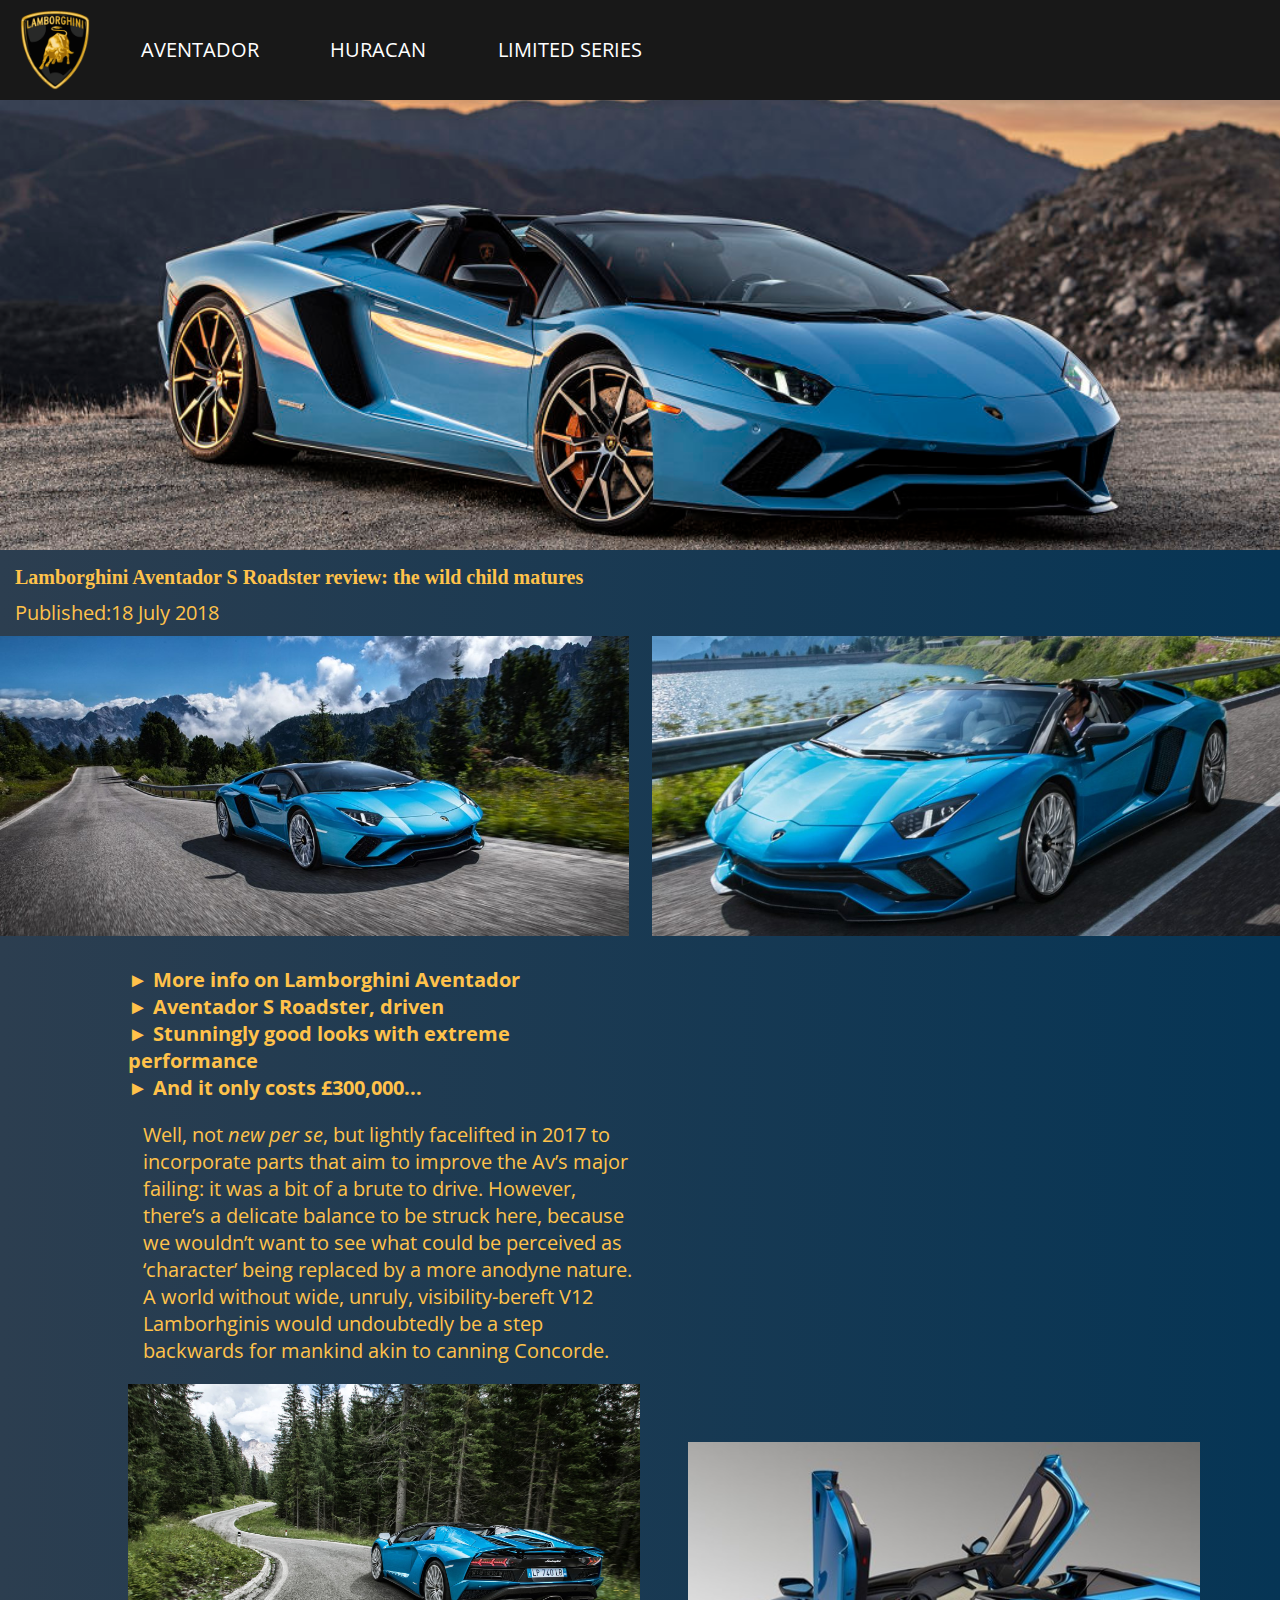
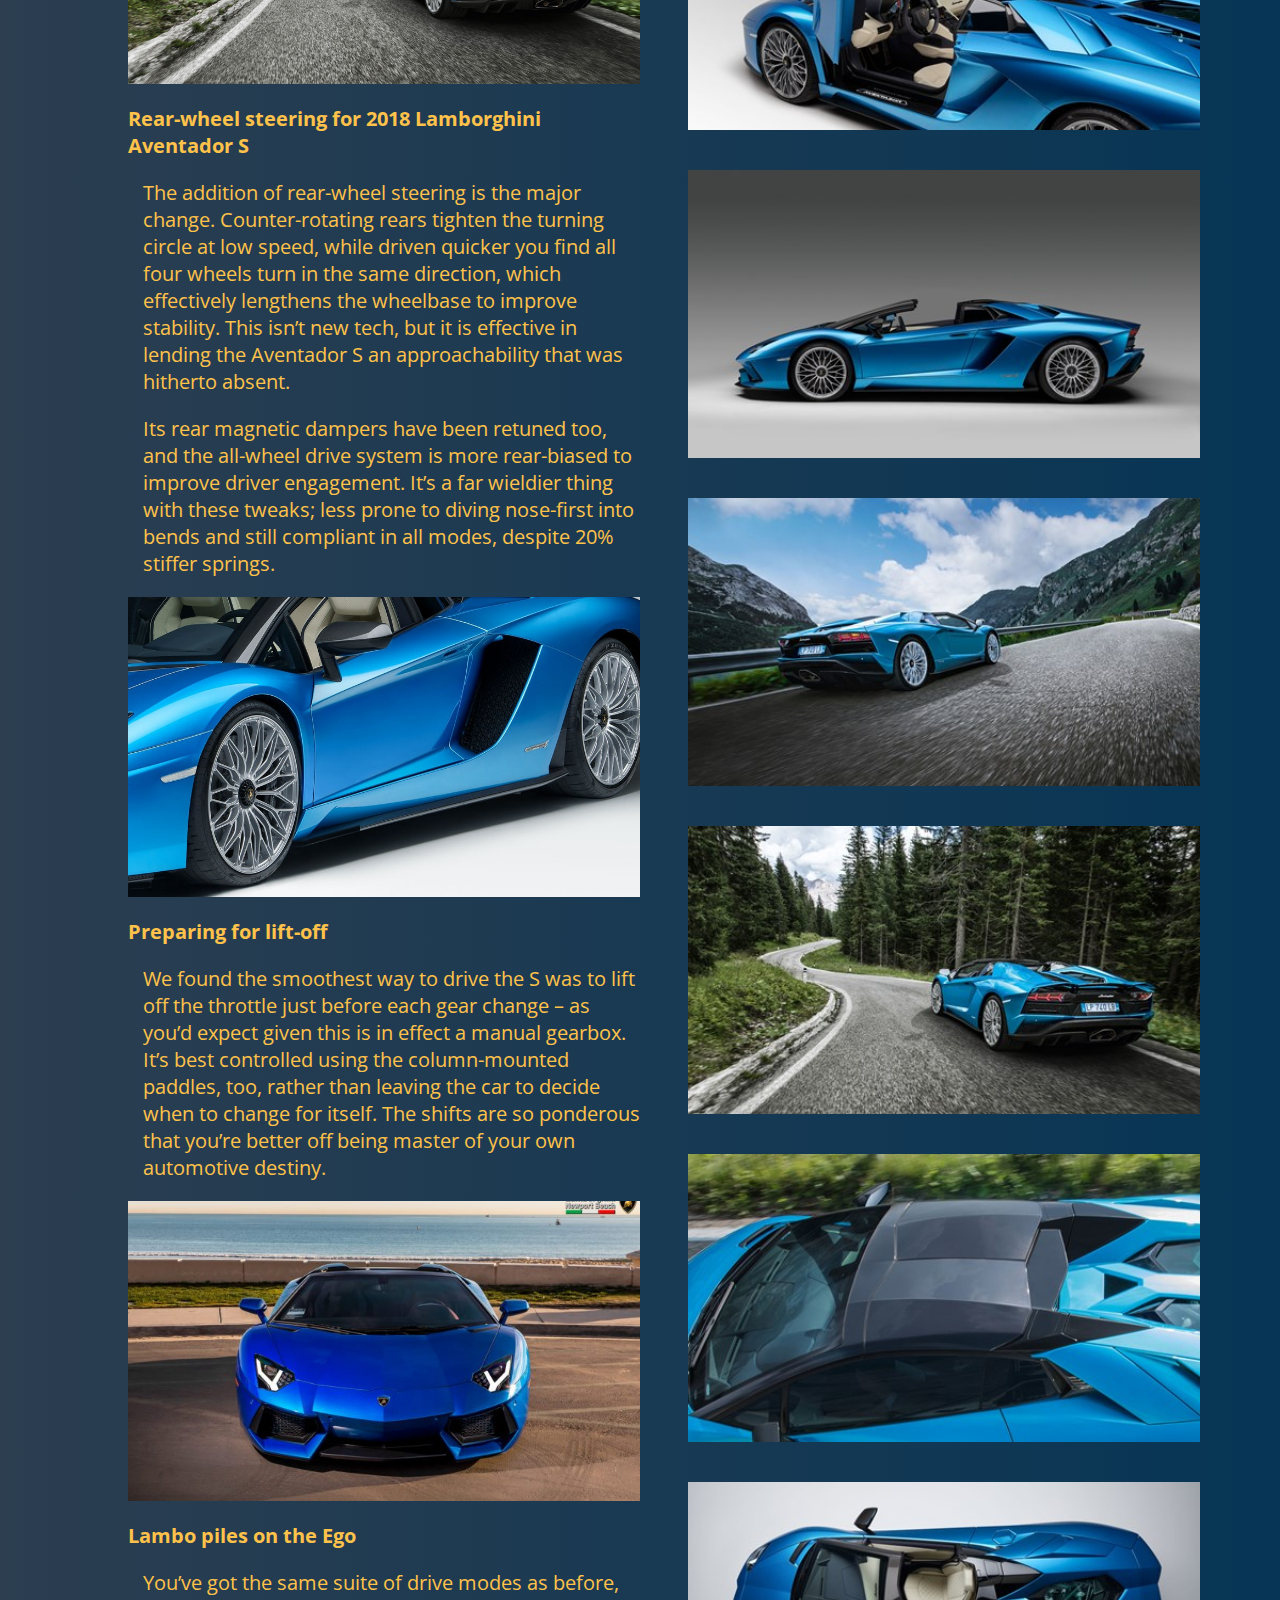
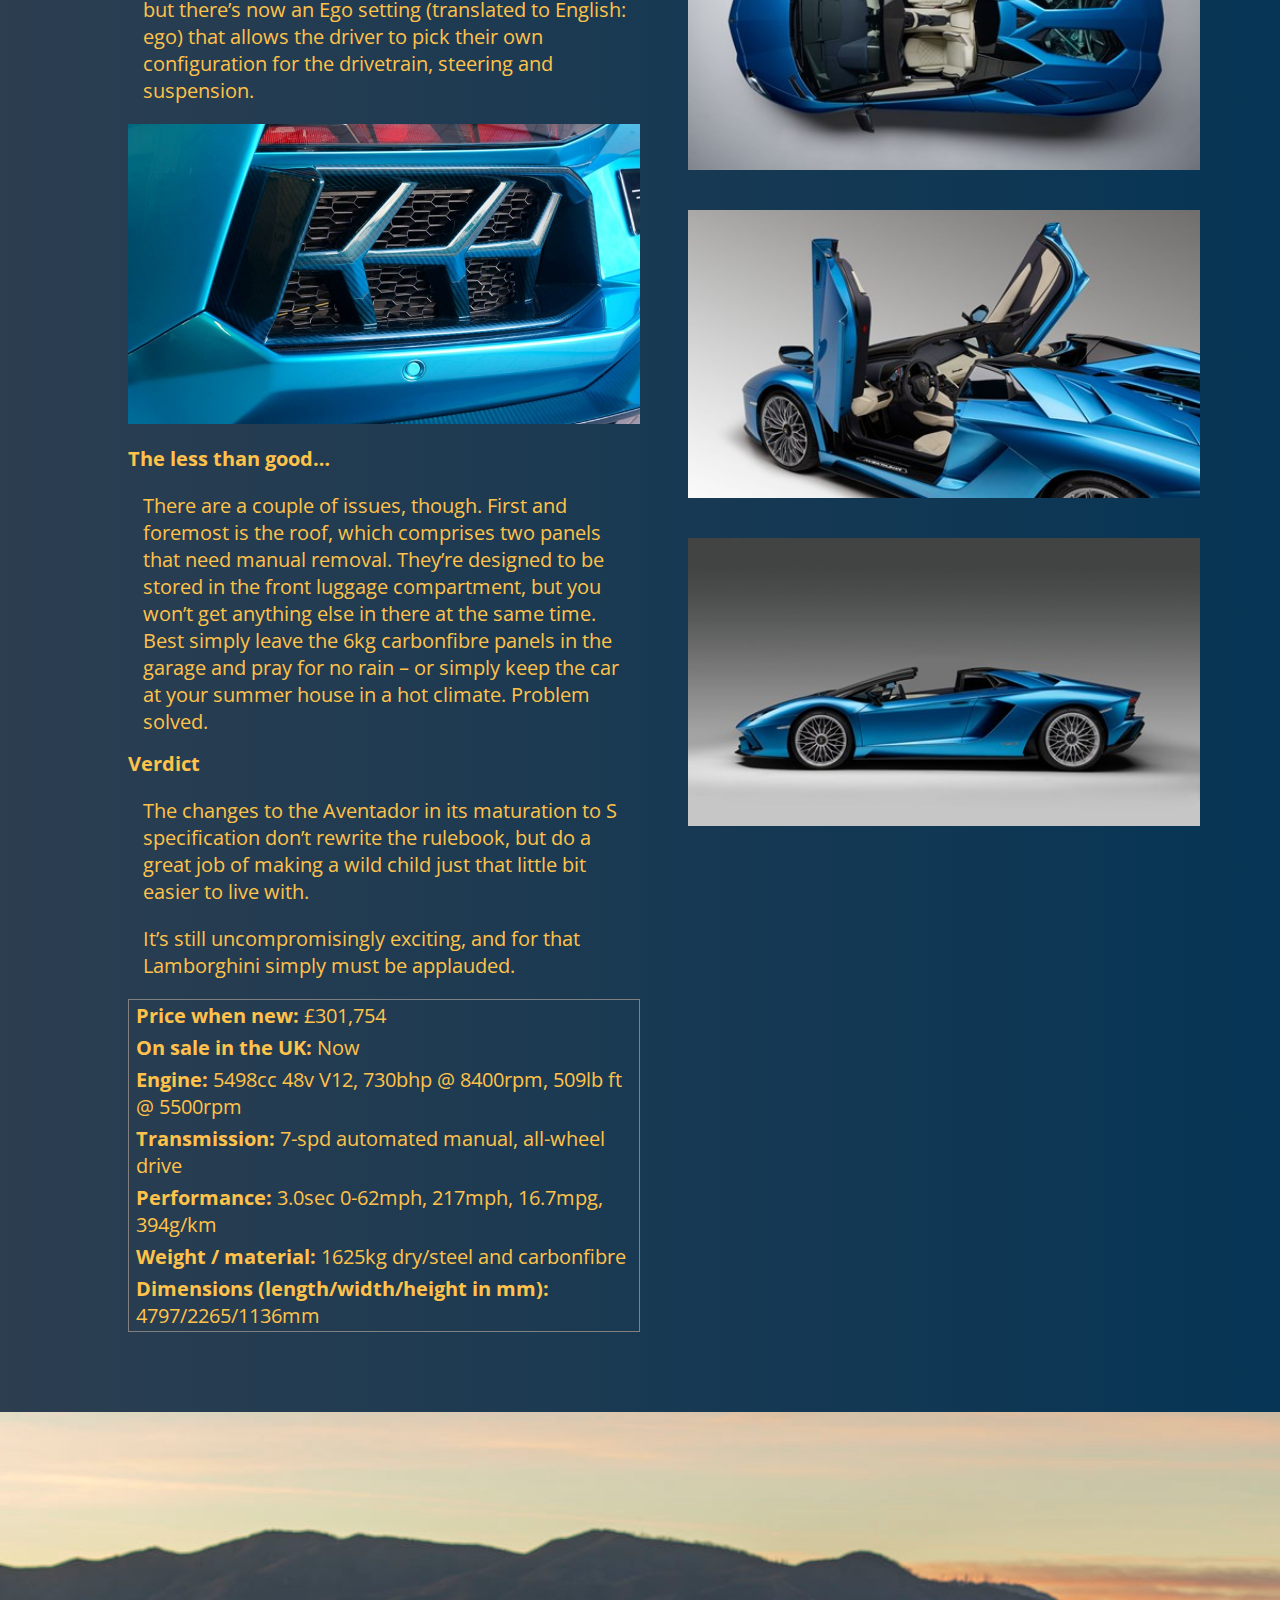
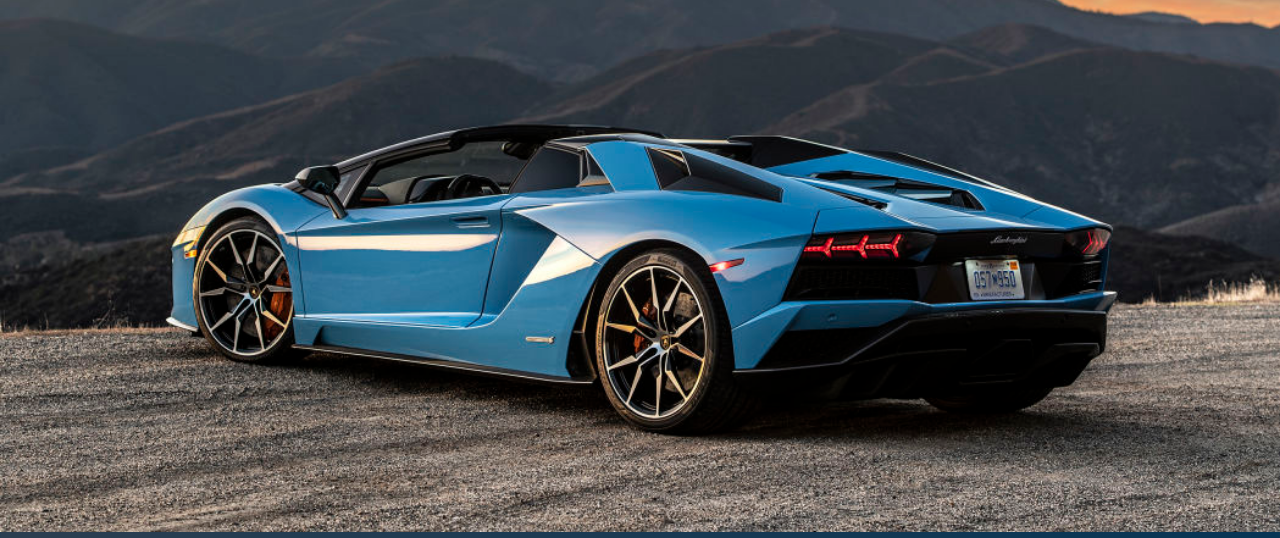
<file: AVENTADORROADSTER.html>
<!DOCTYPE html>
<html lang="en">

<head>
    <meta charset="UTF-8">
    <meta name="viewport" content="width=device-width, initial-scale=1.0">
    <title>AVENTADOR ROADSTER</title>
    <link rel="stylesheet" href="AVENTADORROADSTER.css">
    <link href="https://fonts.googleapis.com/css2?family=Open+Sans+Condensed:wght@300&display=swap" rel="stylesheet">
</head>

<body>
    <nav>
        <ul>
            <img src="lambo.png" alt="">
            <li class="item-1-contain">
                <a href="index.html">AVENTADOR</a>
                <ul class="item-1">
                    <li><a href="AVENTADORS.html">AVENTADOR S</a></li>
                    <li><a href="AVENTADORROADSTER.html">AVENTADOR ROADSTER</a></li>
                </ul>
            </li>
            <li class="item-2-contain">
                <a href="index.html">HURACAN</a>
                <ul class="item-2">
                    <li><a href="HURACANEVOSPYDER.html">HURACAN EVO SYDER</a></li>
                    <li><a href="HURACANEVO.html">HURACAN EVO</a></li>
                </ul>
            </li>
            <li class="item-3-contain">
                <a href="index.html">LIMITED SERIES</a>
                <ul class="item-3">
                    <li><a href="">SIÁN FKP 37</a></li>
                    <li><a href="">SIÁN ROADSTER</a></li>
                </ul>
            </li>
        </ul>
    </nav>

    <!-- first img -->
    <div class="headcontain">
        <img src="./Image/AR1.jpg" alt="">
        <div class="headcontain-tittle">
            <h1>Lamborghini Aventador S Roadster review: the wild child matures</h1>
            <p>Published:18 July 2018</p>
        </div>
        
        <div class="headimg">
            <img class="headimg1"  src="/Image/AR2.jpg" alt="">
            <img  src="/Image/AR14.jpg" alt="">
        </div>
    </div>
    <!-- close  -->

    <!-- main box -->
    <div class="boxcontain">
        <div class="rightbox">
            <img src="/Image/AR3.jpg" alt="">
            <img src="/Image/AR4.jpg" alt="">
            <img src="/Image/AR6.jpg" alt="">
            <img src="/Image/AR7.jpg" alt="">
            <img src="/Image/AR8.jpg" alt="">
            <img src="/Image/AR9.jpg" alt="">
            <img src="/Image/AR3.jpg" alt="">
            <img src="/Image/AR4.jpg" alt="">
            
        </div>
        <div class="leftbox">
            <div class="introduction">
                </p>► More info on Lamborghini Aventador</p>
                <p>► Aventador S Roadster, driven</p>
                <p>► Stunningly good looks with extreme performance</p>
                <p>► And it only costs £300,000... </p>
            </div>
            <div class="text">
                <p>Well, not<em> new per se</em>, but lightly facelifted in 2017 to incorporate parts that aim to
                    improve the
                    Av’s
                    major failing: it was a bit of a brute to drive. However, there’s a delicate balance to be struck
                    here,
                    because we wouldn’t want to see what could be perceived as ‘character’ being replaced by a more
                    anodyne
                    nature. A world without wide, unruly, visibility-bereft V12 Lamborhginis would undoubtedly be a step
                    backwards for mankind akin to canning Concorde.</p>
            </div>
            <div class="leftpic"><img src="Image/AR10.jpg" alt=""></div>
            <h2 class="lefth2">Rear-wheel steering for 2018 Lamborghini Aventador S</h2>
            <div class="text">
                <p>The addition of rear-wheel steering is the major change. Counter-rotating rears tighten the turning
                    circle at low speed, while driven quicker you find all four wheels turn in the same direction, which
                    effectively lengthens the wheelbase to improve stability. This isn’t new tech, but it is effective
                    in lending the Aventador S an approachability that was hitherto absent.</p>
                <p>Its rear magnetic dampers have been retuned too, and the all-wheel drive system is more rear-biased
                    to improve driver engagement. It’s a far wieldier thing with these tweaks; less prone to diving
                    nose-first into bends and still compliant in all modes, despite 20% stiffer springs.</p>
            </div>
            <div class="leftpic"><img src="Image/AR11.jpg" alt=""></div>
            <h2 class="lefth2">Preparing for lift-off</h2>
            <div class="text">
                <p>We found the smoothest way to drive the S was to lift off the throttle just before each gear change –
                    as you’d expect given this is in effect a manual gearbox. It’s best controlled using the
                    column-mounted paddles, too, rather than leaving the car to decide when to change for itself. The
                    shifts are so ponderous that you’re better off being master of your own automotive destiny.</p>
             
            </div>
            <div class="leftpic"><img src="Image/AR12.jpg" alt=""></div>
            <h2 class="lefth2">Lambo piles on the Ego
            </h2>
            <div class="text">
                <p>You’ve got the same suite of drive modes as before, but there’s now an Ego setting (translated to
                    English: ego) that allows the driver to pick their own configuration for the drivetrain, steering
                    and suspension.</p>
              
            </div>
            <div class="leftpic"><img src="Image/AR13.jpg" alt=""></div>
            <h2 class="lefth2">The less than good…
            </h2>
            <div class="text">
                <p>There are a couple of issues, though. First and foremost is the roof, which comprises two panels that
                    need manual removal. They’re designed to be stored in the front luggage compartment, but you won’t
                    get anything else in there at the same time. Best simply leave the 6kg carbonfibre panels in the
                    garage and pray for no rain – or simply keep the car at your summer house in a hot climate. Problem
                    solved.</p>
             
            </div>
            <h2 class="lefth2">Verdict
            </h2>
            <div class="text">
                <p>The changes to the Aventador in its maturation to S specification don’t rewrite the rulebook, but do
                    a great job of making a wild child just that little bit easier to live with.</p>
                <p>It’s still uncompromisingly exciting, and for that Lamborghini simply must be applauded. </p>
            </div>
            <div class="info">
                <p><strong>Price when new:</strong> £301,754</p>
                <p class="bg"><strong>On sale in the UK:</strong> Now</p>
                <p><strong>Engine:</strong> 5498cc 48v V12, 730bhp @ 8400rpm, 509lb ft @ 5500rpm</p>
                <p class="bg"><strong>Transmission:</strong> 7-spd automated manual, all-wheel drive</p>
                <p><strong>Performance:</strong> 3.0sec 0-62mph, 217mph, 16.7mpg, 394g/km</p>
                <p class="bg"><strong>Weight / material:</strong> 1625kg dry/steel and carbonfibre</p>
                <p><strong>Dimensions (length/width/height in mm):</strong> 4797/2265/1136mm </p>
            </div>
        </div>
        
    </div>
    <!-- close main -->
    <div class="last"><img src="Image/ARlast.jpg" alt=""></div>
</body>

</html>
</file>
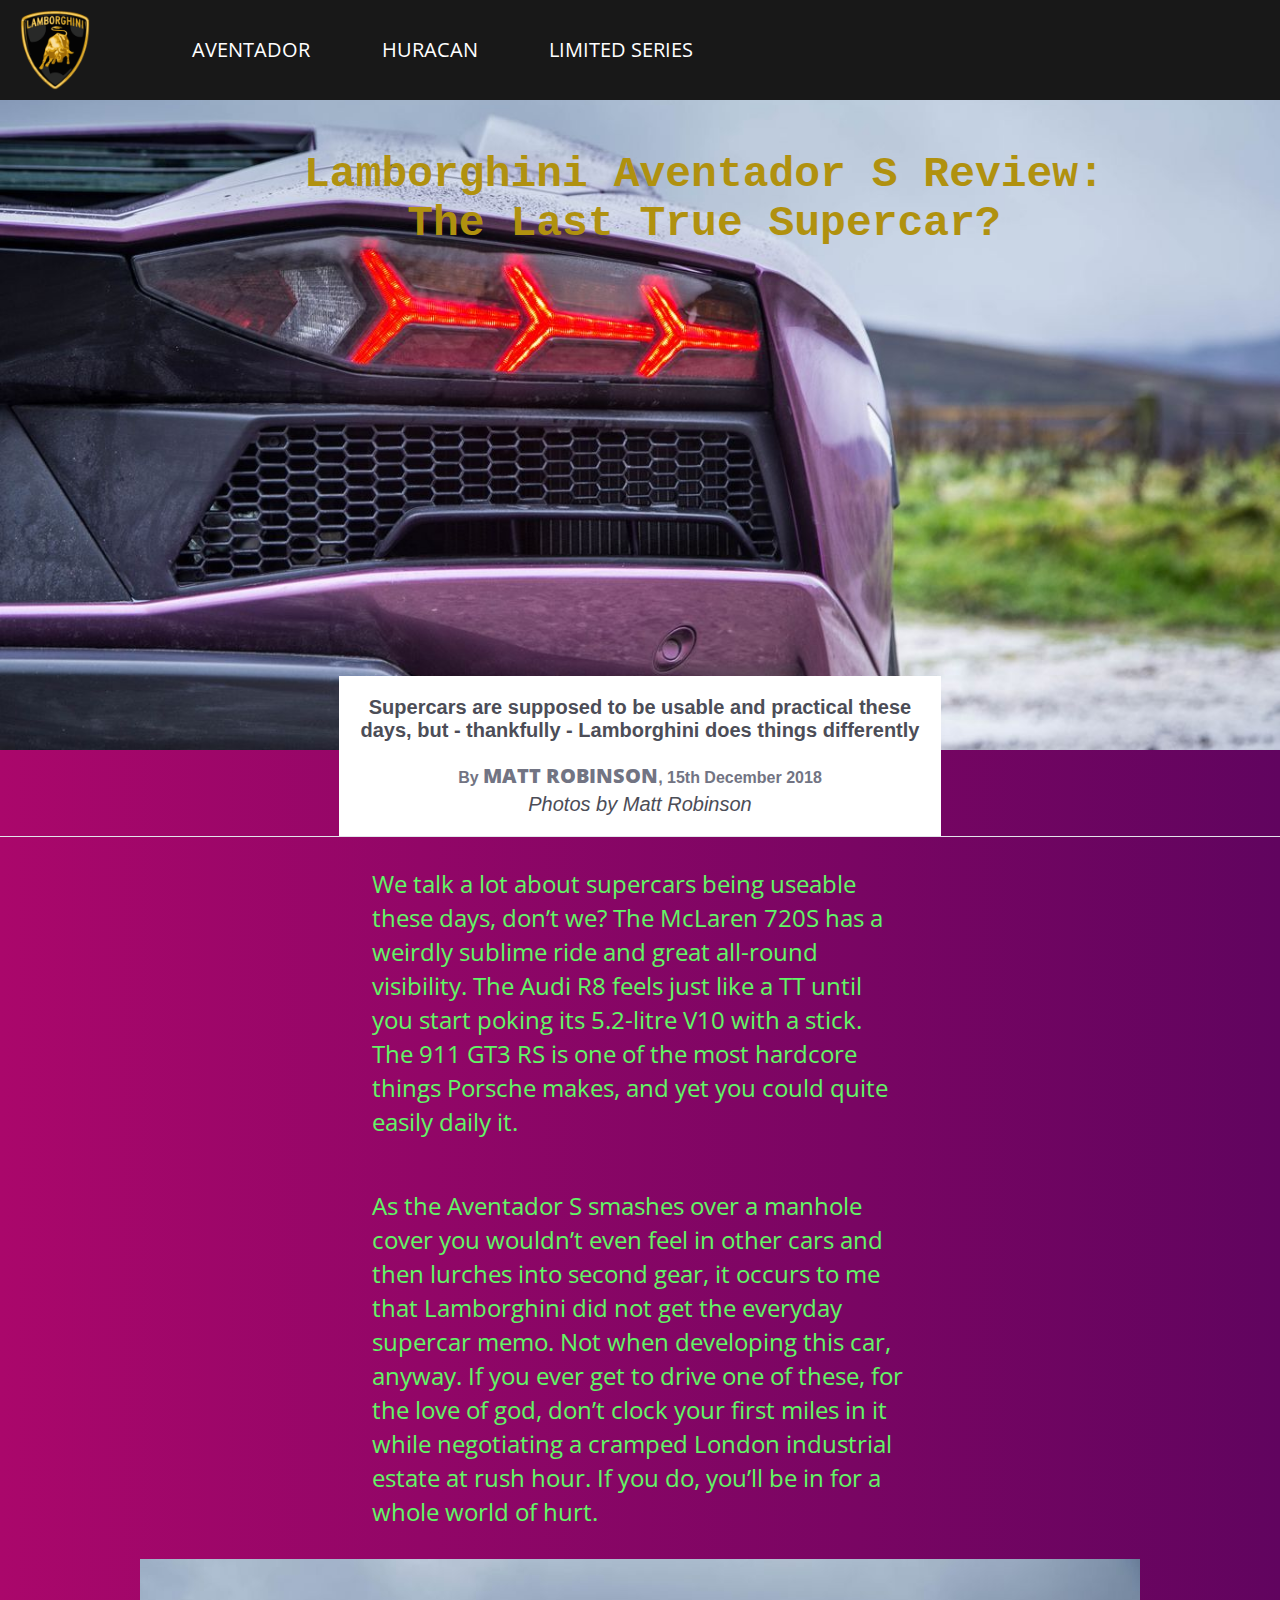
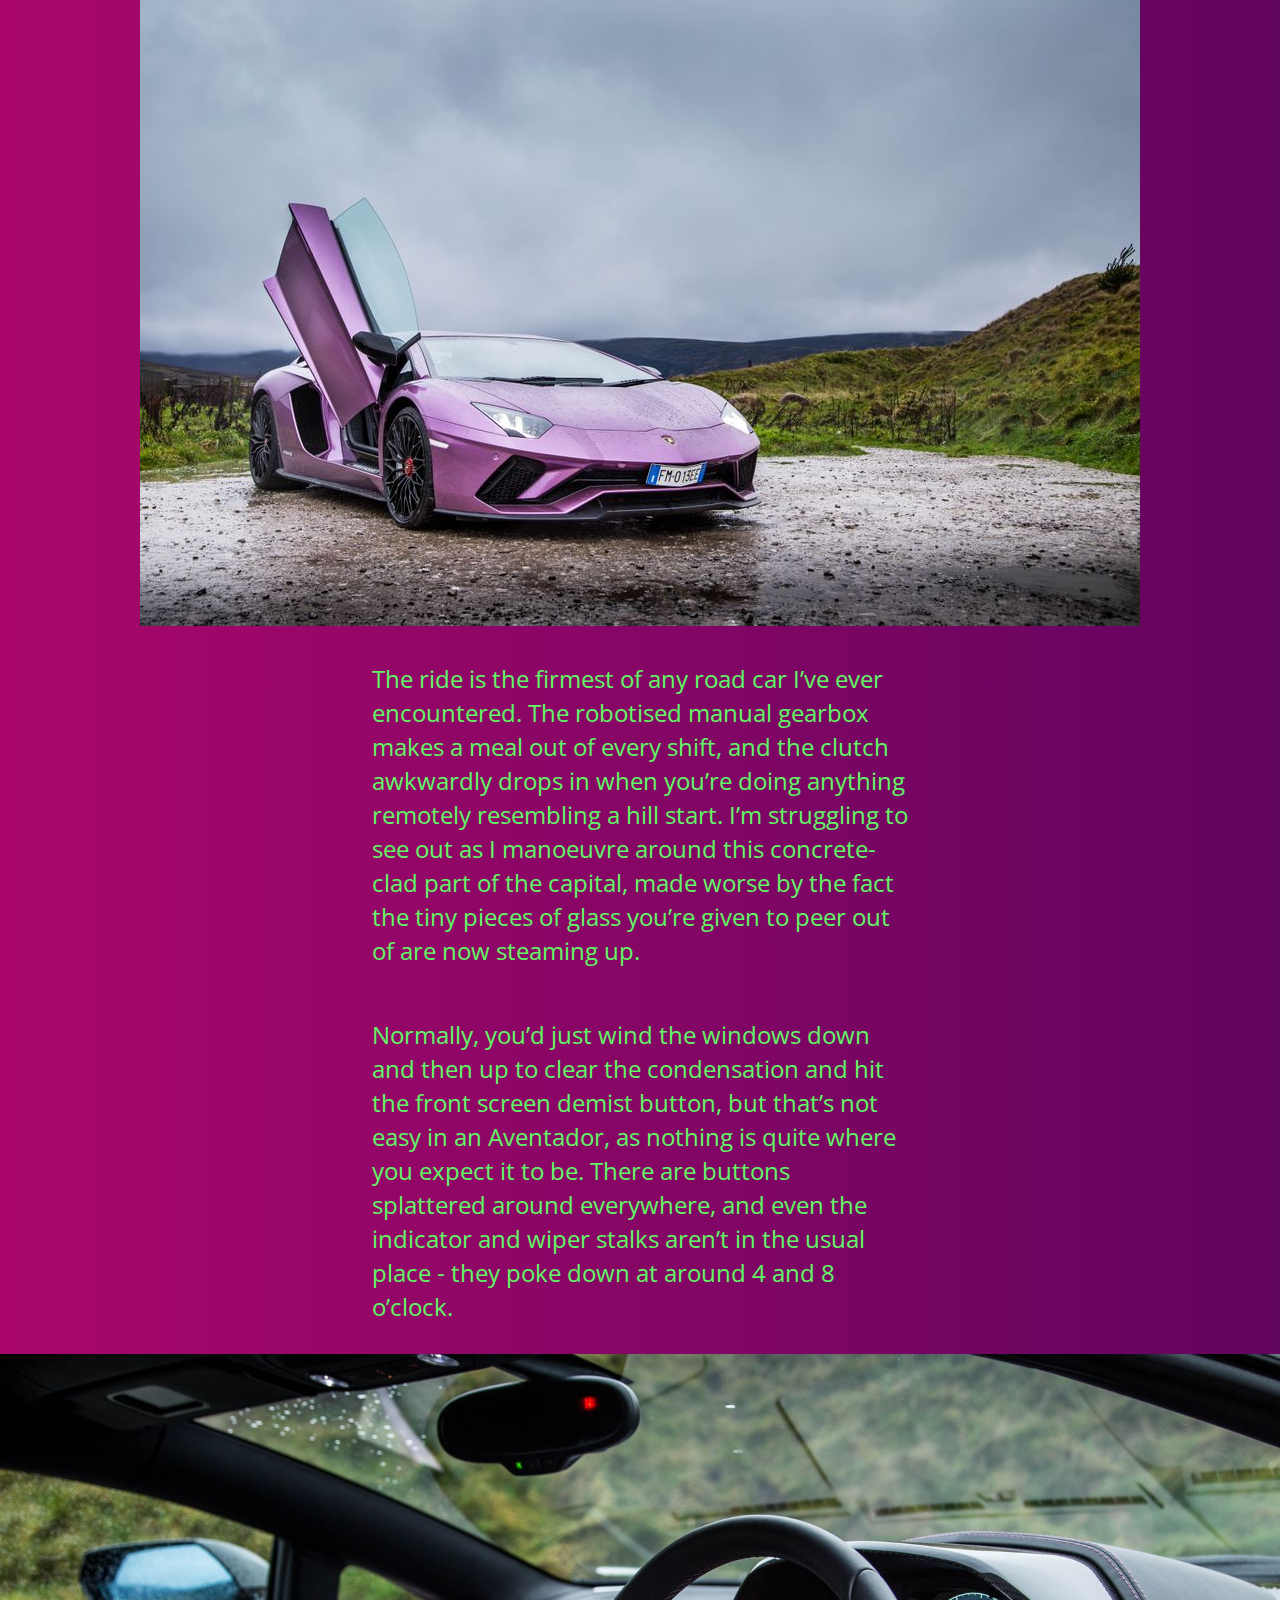
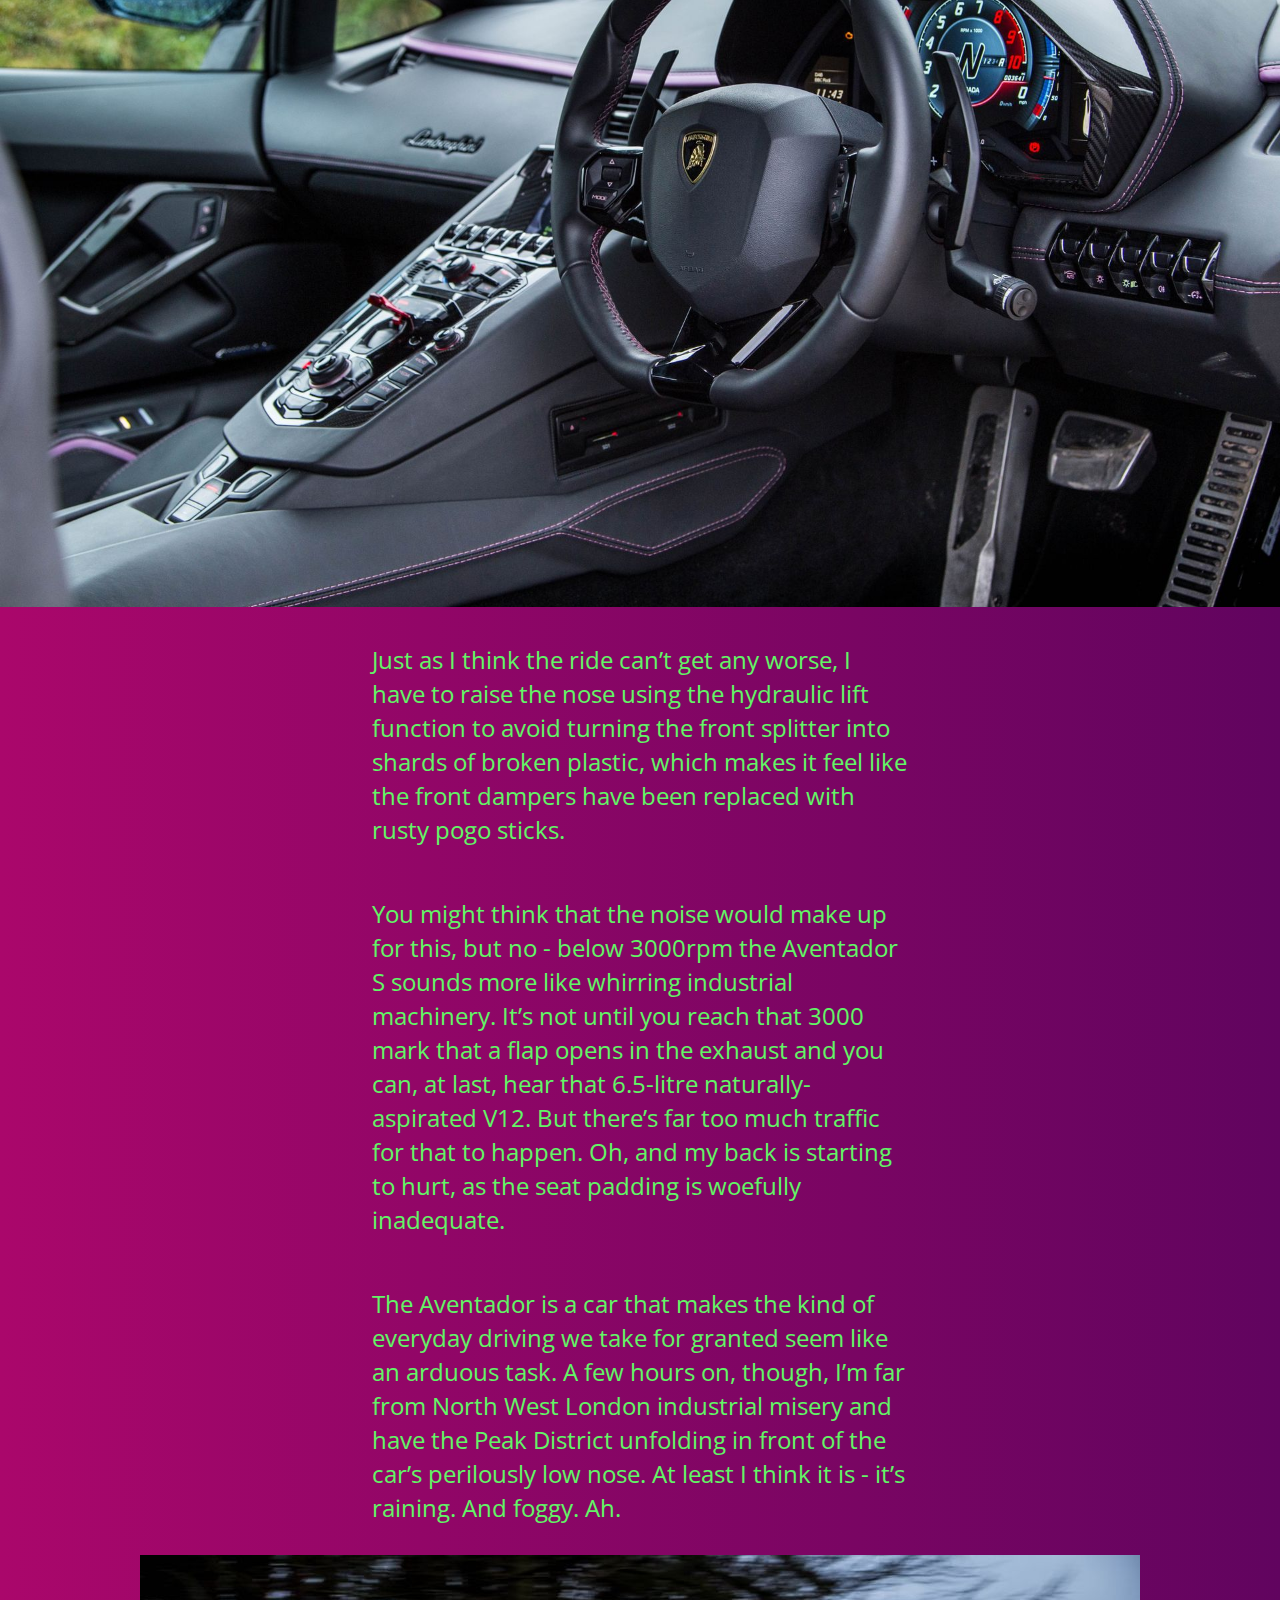
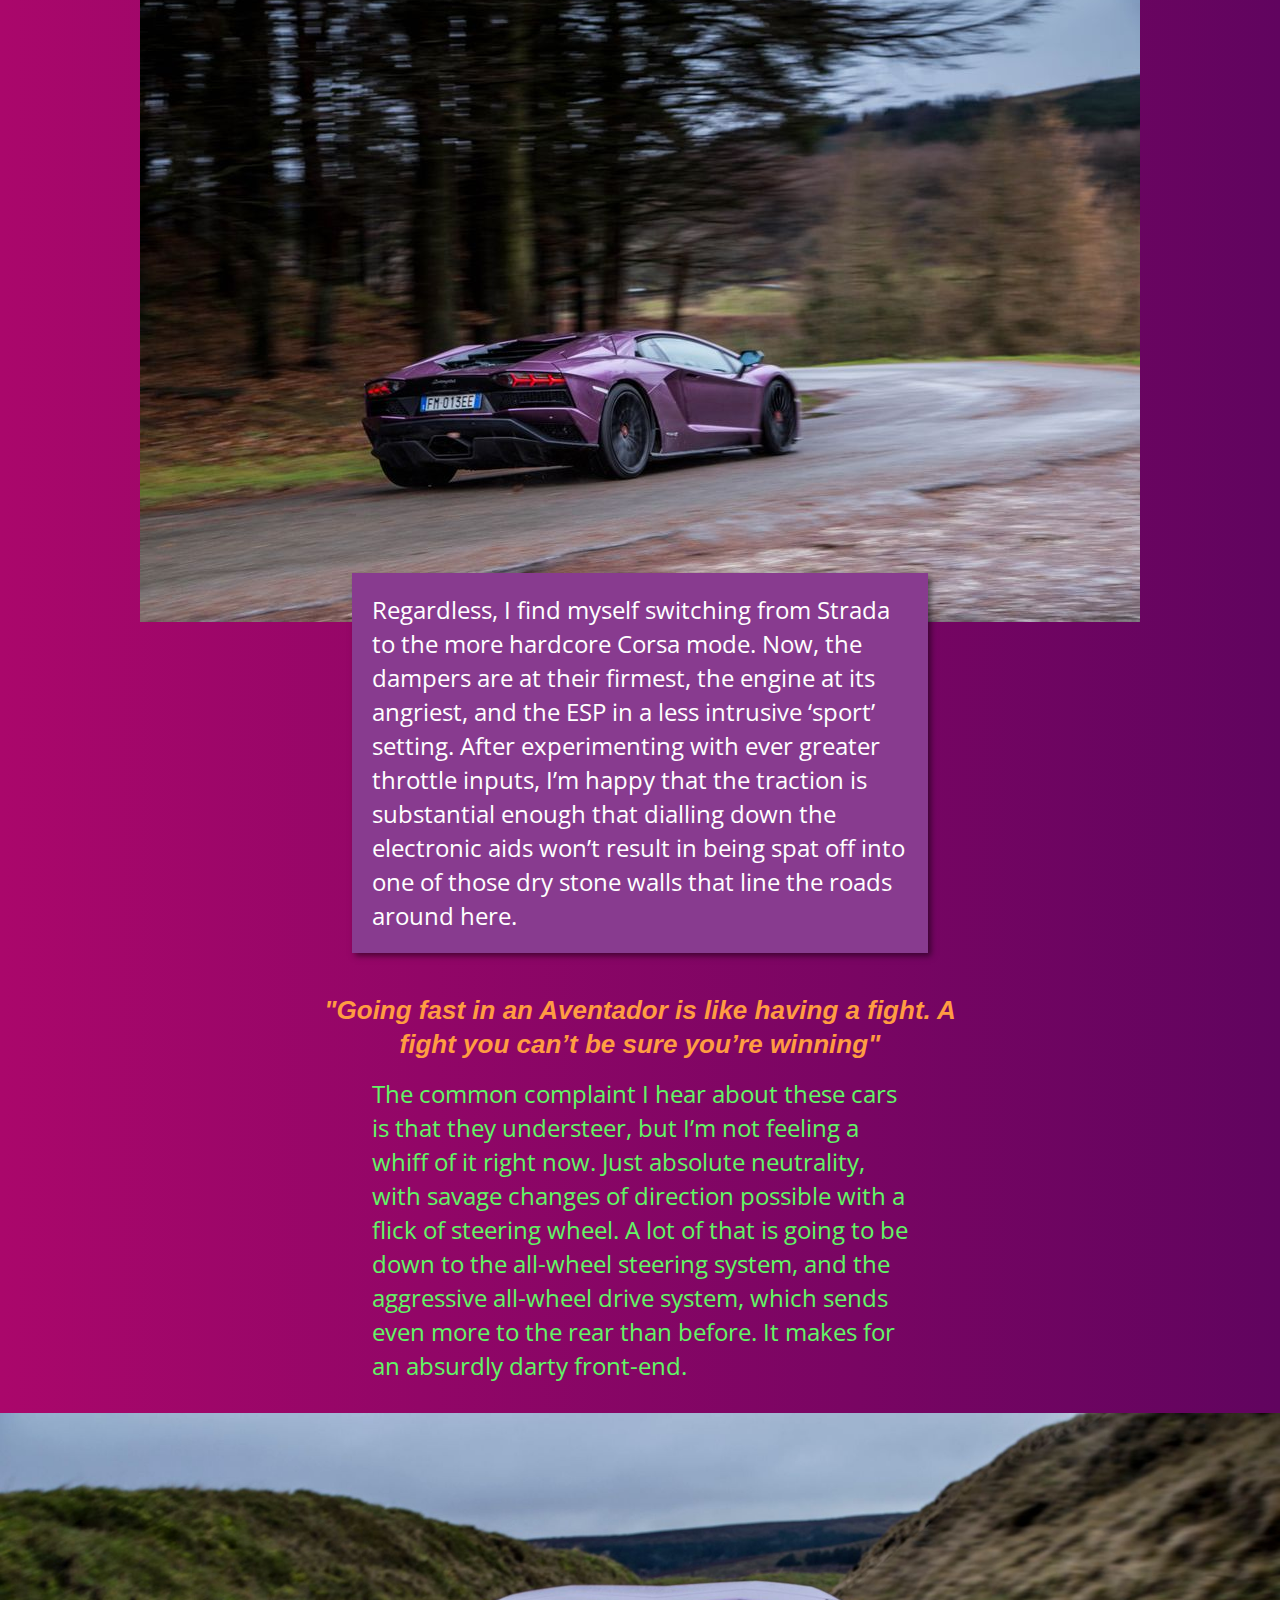
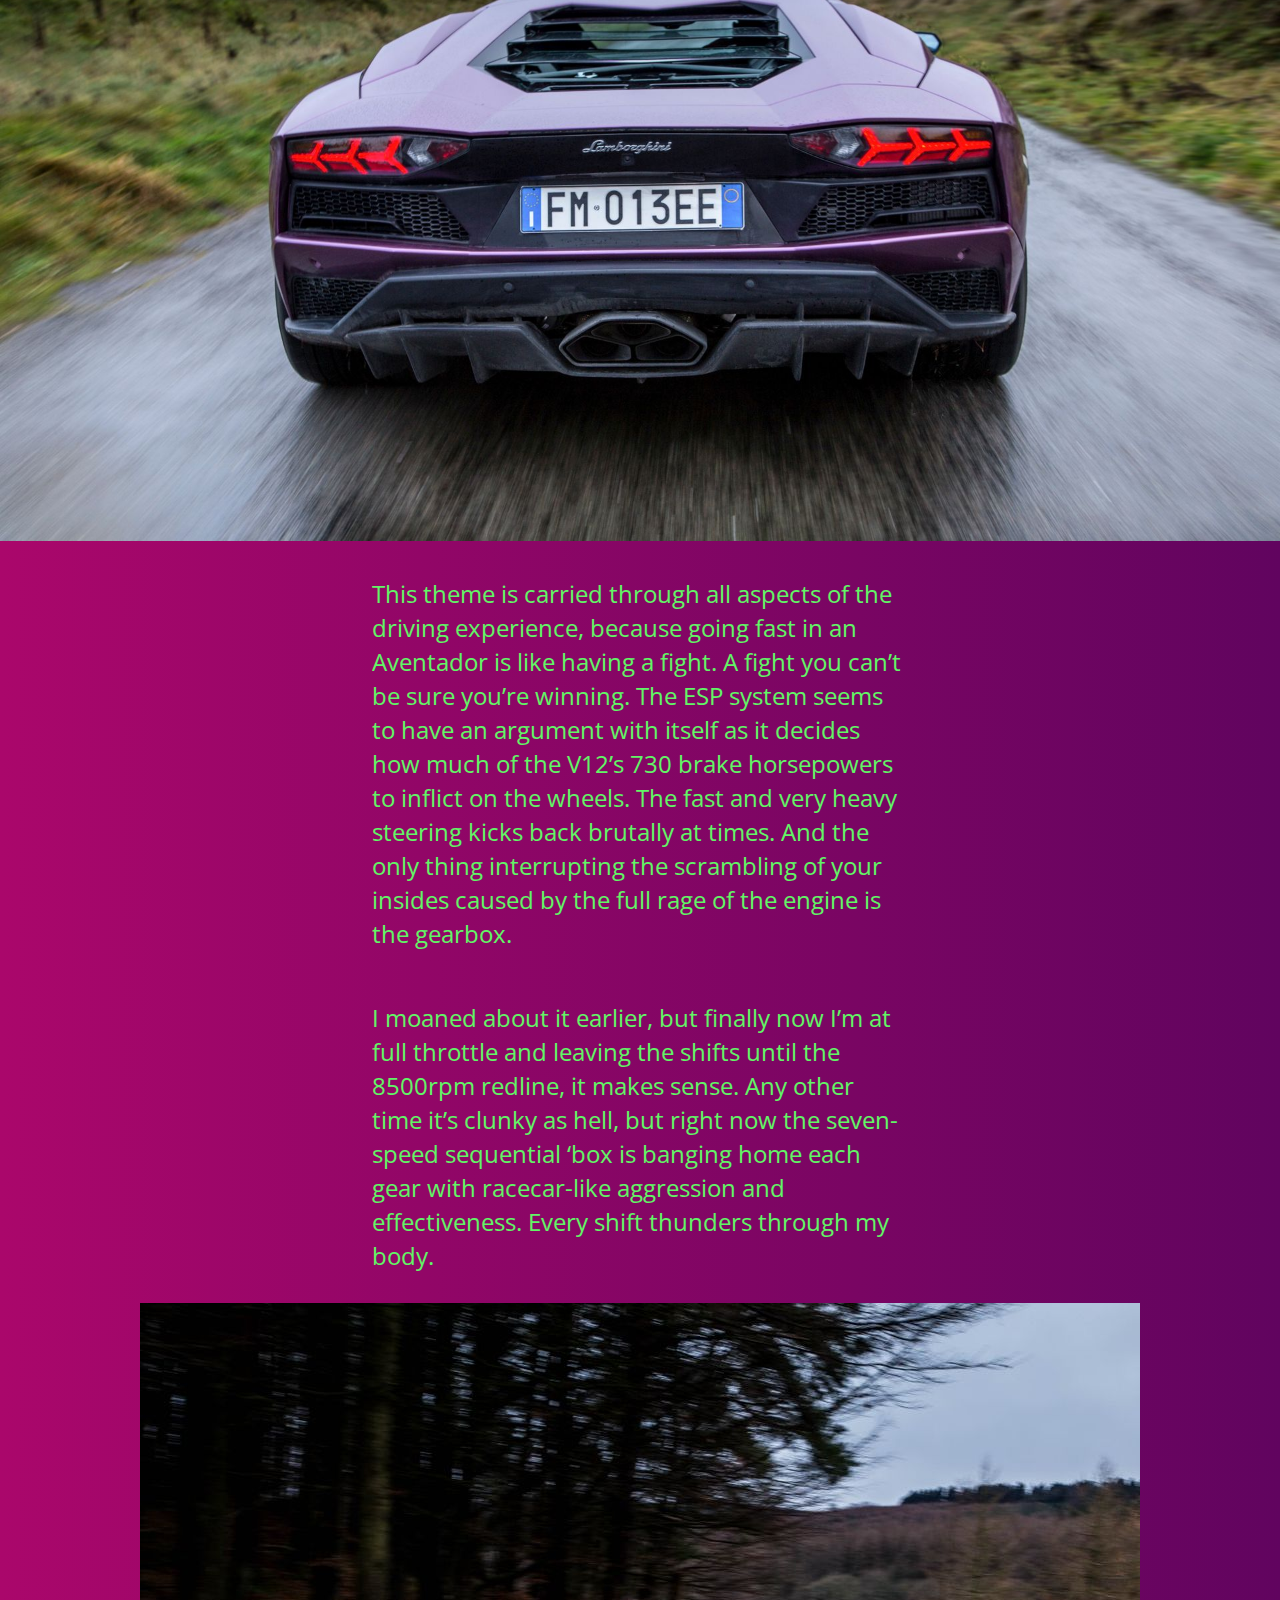
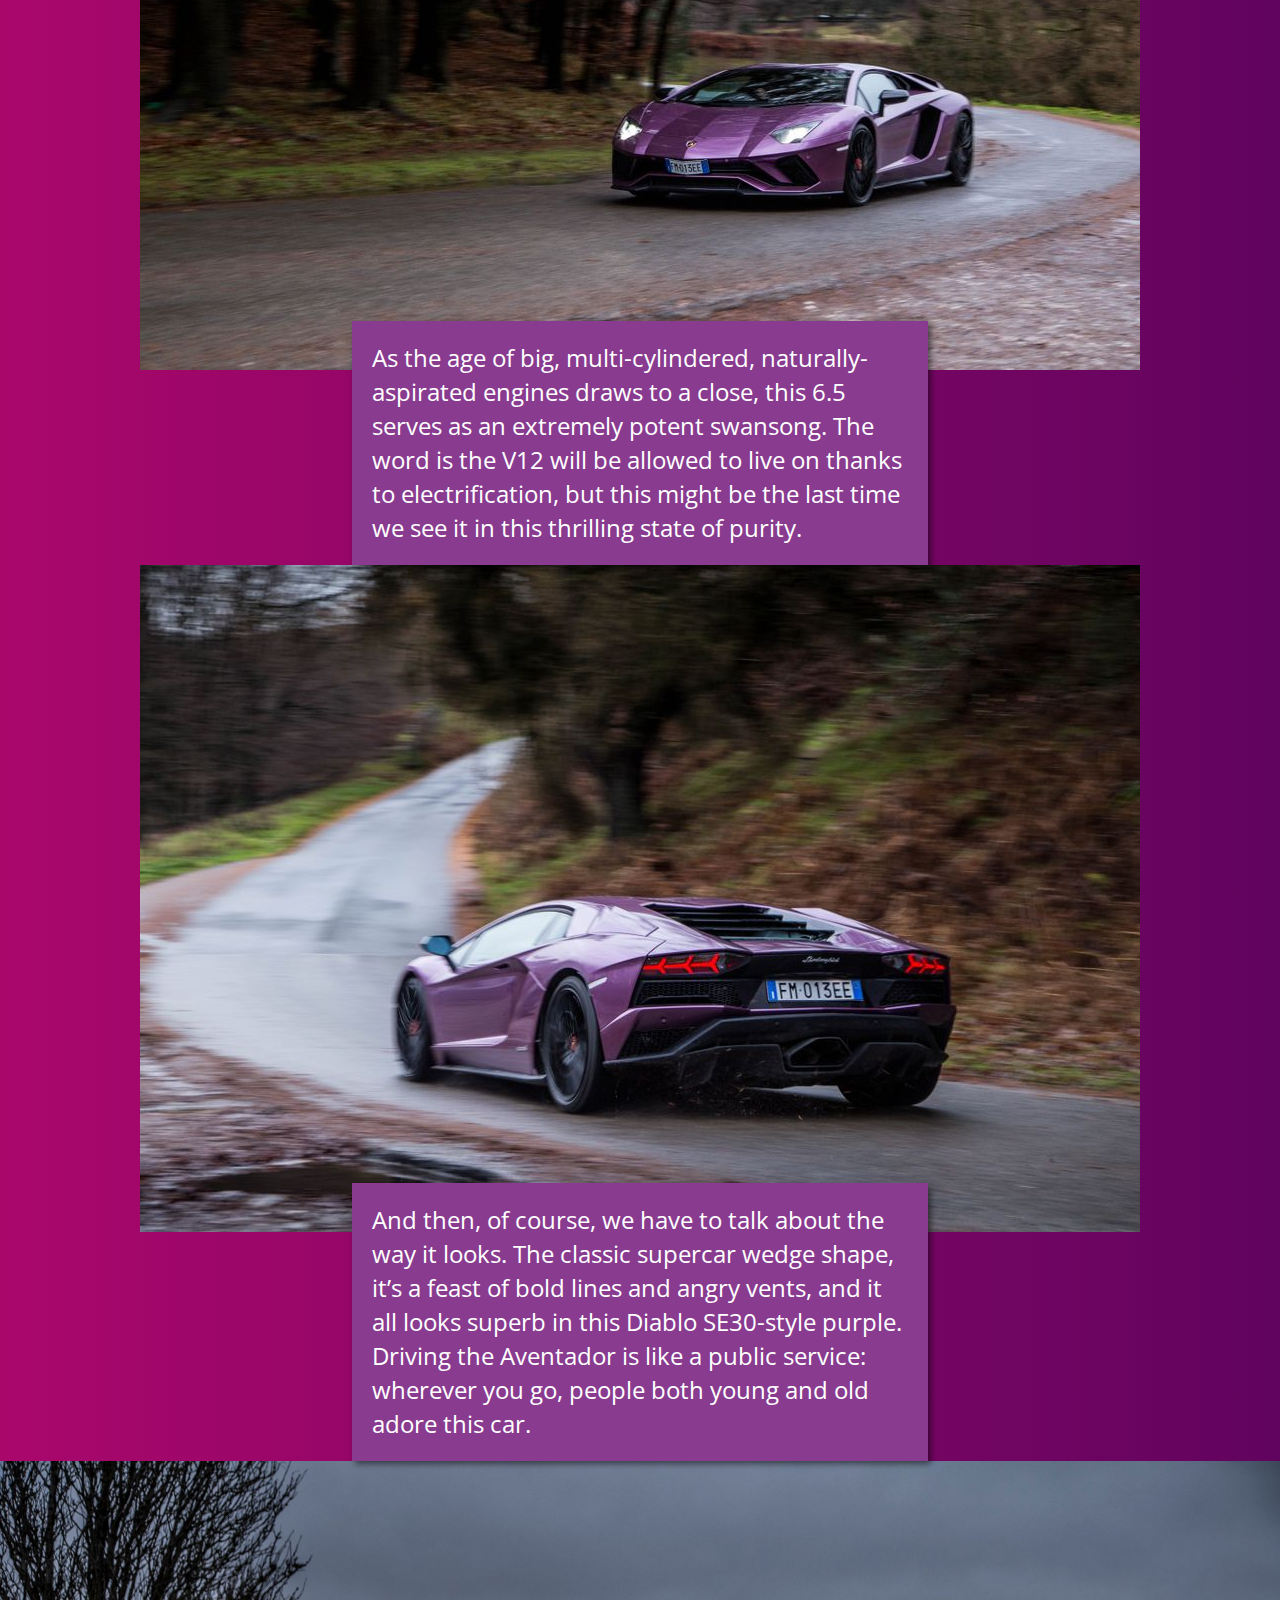
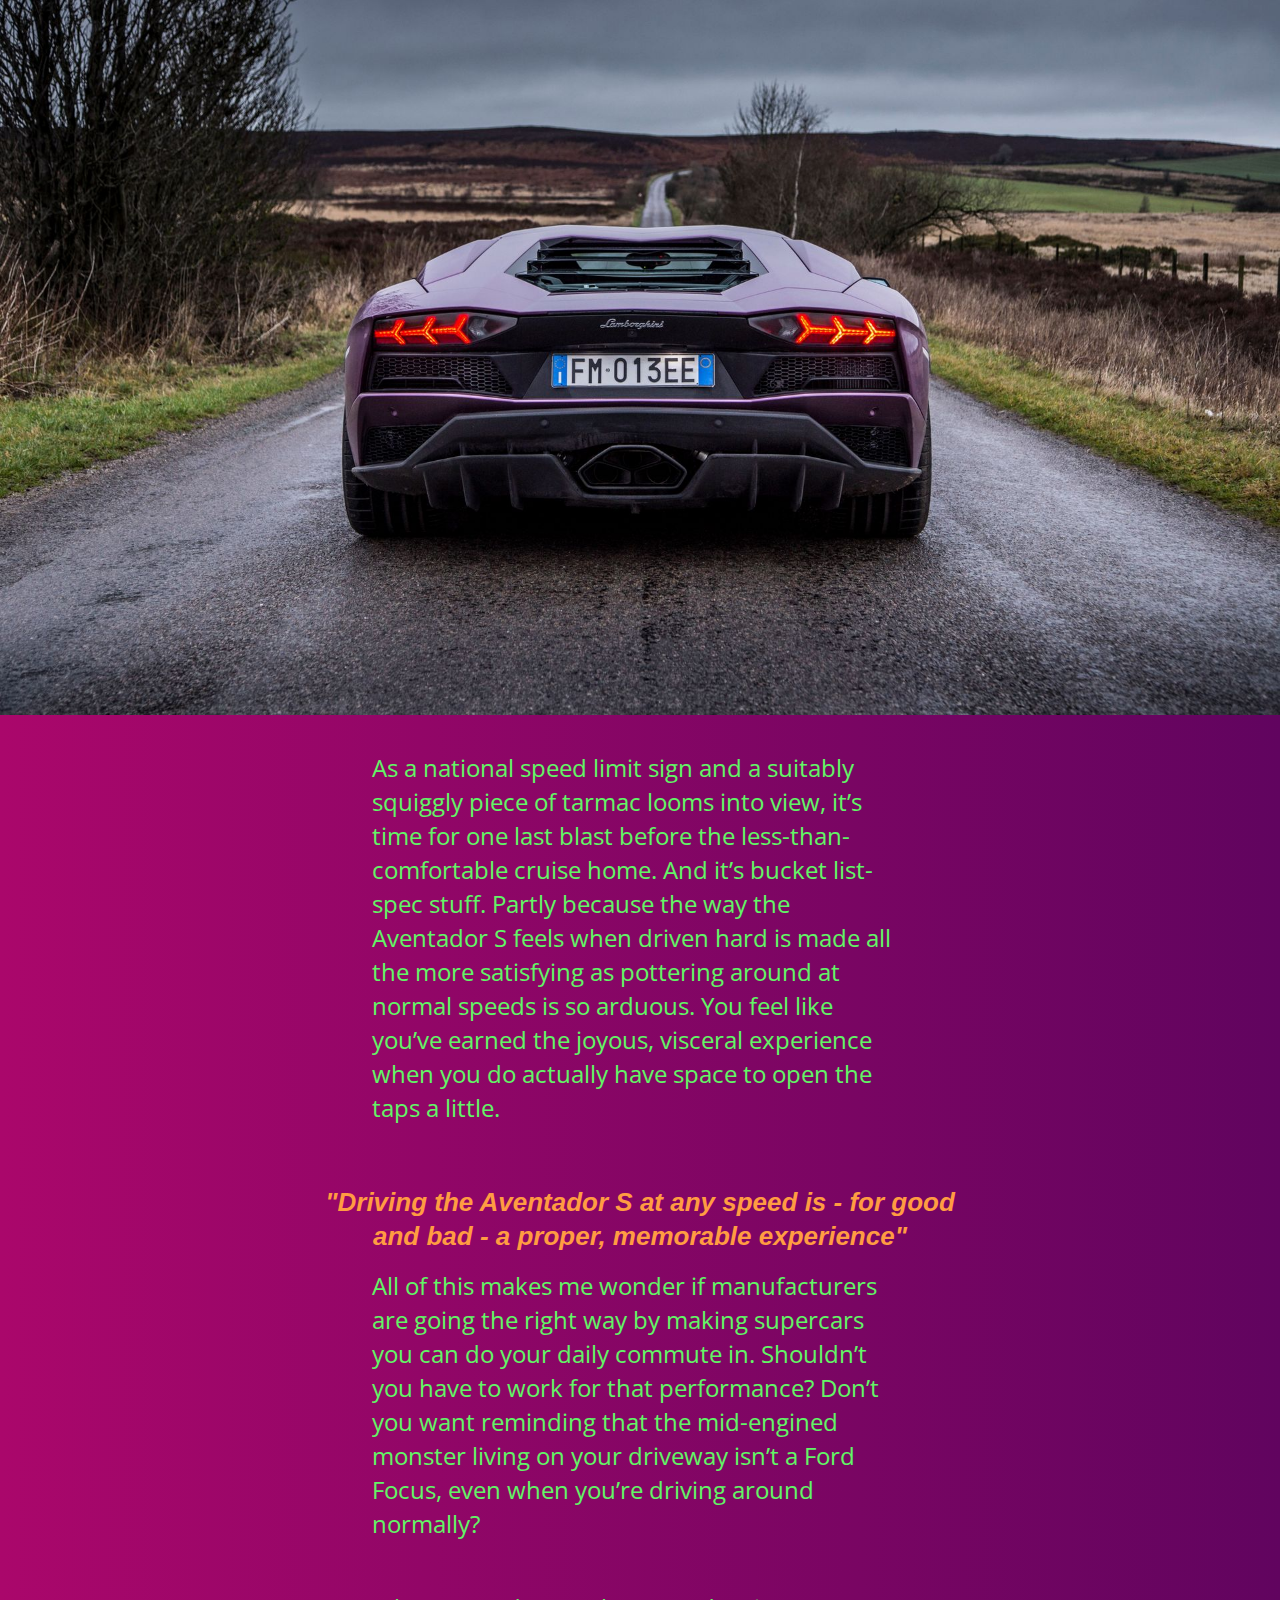
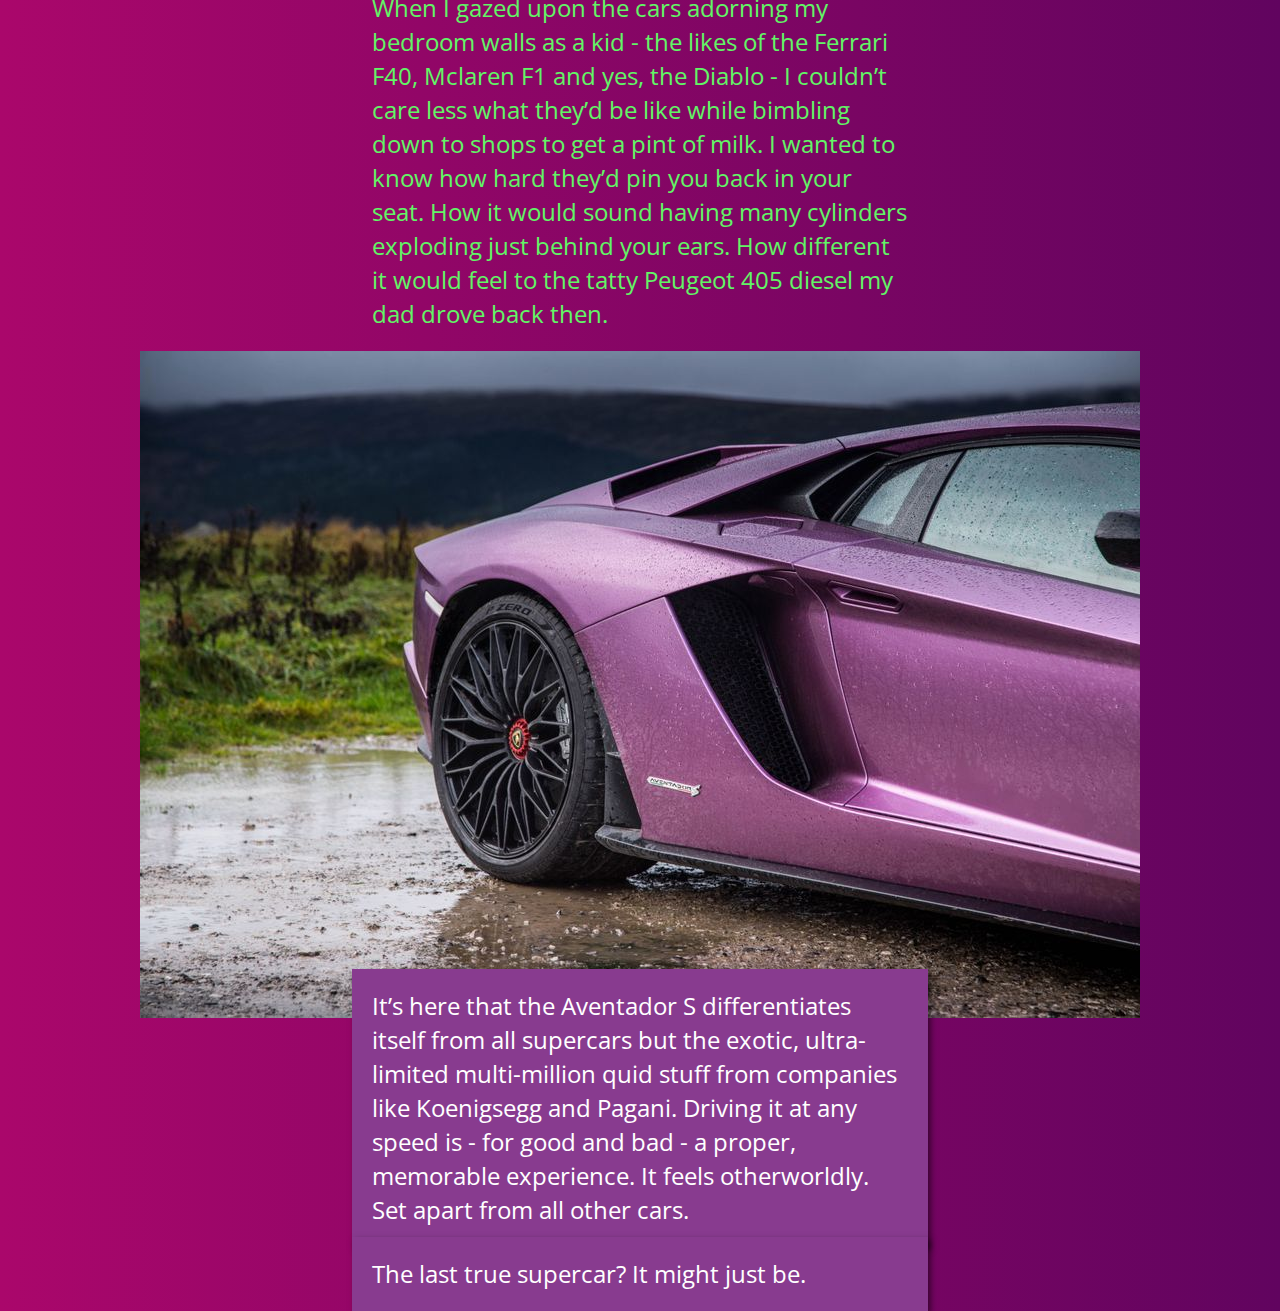
<file: AVENTADORS.html>
<!DOCTYPE html>
<html lang="en">

<head>
    <meta charset="UTF-8">
    <meta name="viewport" content="width=device-width, initial-scale=1.0">
    <title>AVENTADOR S</title>
    <link rel="stylesheet" href="AVENTADORS.css">
    <link href="https://fonts.googleapis.com/css2?family=Open+Sans+Condensed:wght@300&display=swap" rel="stylesheet">

</head>
<body>
    <nav>
        <ul>
            <img src="lambo.png" alt=""><a href=""></a>
            <li class="item-1-contain">
                <a href="index.html">AVENTADOR</a>
                <ul class="item-1">
                    <li><a href="AVENTADORS.html">AVENTADOR S</a></li>
                    <li><a href="AVENTADORROADSTER.html">AVENTADOR ROADSTER</a></li>
                </ul>
            </li>
            <li class="item-2-contain">
                <a href="index.html">HURACAN</a>
                <ul class="item-2">
                    <li><a href="HURACANEVOSPYDER.html">HURACAN EVO SYDER</a></li>
                    <li><a href="HURACANEVO.html">HURACAN EVO</a></li>
                </ul>
            </li>
            <li class="item-3-contain">
                <a href="index.html">LIMITED SERIES</a>
                <ul class="item-3">
                    <li><a href="">SIÁN FKP 37</a></li>
                    <li><a href="">SIÁN ROADSTER</a></li>
                </ul>
            </li>
        </ul>
    </nav>
    

    <div class="contain">

        <div class="headcontain-tittle">

            <h1>Lamborghini Aventador S Review: The Last True Supercar?</h1>
            <img src="/Image/AS1.jpg" alt="">
            <div class="intro">
                <p>Supercars are supposed to be usable and practical these days, but - thankfully - Lamborghini does
                    things differently
                </p>
                <p class="text2">By <strong>MATT ROBINSON</strong>, 15th December 2018</p>
                <p class="text3">Photos by Matt Robinson</p>
            </div>
        </div>
        <div class="mt">
            <p>We talk a lot about supercars being useable these days, don’t we? The McLaren 720S has a weirdly
                sublime
                ride and great all-round visibility. The Audi R8 feels just like a TT until you start poking its
                5.2-litre V10 with a stick. The 911 GT3 RS is one of the most hardcore things Porsche makes, and yet
                you
                could quite easily daily it.</p>
            <p>As the Aventador S smashes over a manhole cover you wouldn’t even feel in other cars and then lurches
                into second gear, it occurs to me that Lamborghini did not get the everyday supercar memo. Not when
                developing this car, anyway.
                If you ever get to drive one of these, for the love of god, don’t clock your first miles in it while
                negotiating a cramped London industrial estate at rush hour. If you do, you’ll be in for a whole
                world
                of hurt.</p>
        </div>
        <div class="centerAS"><img src="/Image/AS2.jpg" alt=""></div>
        <div class="mt">
            <p>The ride is the firmest of any road car I’ve ever encountered. The robotised manual gearbox makes a meal
                out of every shift, and the clutch awkwardly drops in when you’re doing anything remotely resembling a
                hill start. I’m struggling to see out as I manoeuvre around this concrete-clad part of the capital, made
                worse by the fact the tiny pieces of glass you’re given to peer out of are now steaming up.</p>
            <p>Normally, you’d just wind the windows down and then up to clear the condensation and hit the front screen
                demist button, but that’s not easy in an Aventador, as nothing is quite where you expect it to be. There
                are buttons splattered around everywhere, and even the indicator and wiper stalks aren’t in the usual
                place - they poke down at around 4 and 8 o’clock.</p>
        </div>
        <div class="ASfull"><img src="/Image/AS3.jpg" alt=""></div>
        <div class="mt">
            <p>Just as I think the ride can’t get any worse, I have to raise the nose using the hydraulic lift function
                to avoid turning the front splitter into shards of broken plastic, which makes it feel like the front
                dampers have been replaced with rusty pogo sticks.
            </p>
            <p>You might think that the noise would make up for this, but no - below 3000rpm the Aventador S sounds more
                like whirring industrial machinery. It’s not until you reach that 3000 mark that a flap opens in the
                exhaust and you can, at last, hear that 6.5-litre naturally-aspirated V12. But there’s far too much
                traffic for that to happen. Oh, and my back is starting to hurt, as the seat padding is woefully
                inadequate.</p>
            <p>The Aventador is a car that makes the kind of everyday driving we take for granted seem like an arduous
                task. A few hours on, though, I’m far from North West London industrial misery and have the Peak
                District unfolding in front of the car’s perilously low nose. At least I think it is - it’s raining. And
                foggy. Ah.</p>
        </div>
        <div class="centerAS"><img src="/Image/AS4.jpg" alt=""></div>
        <div class="mts">
            <p>Regardless, I find myself switching from Strada to the more hardcore Corsa mode. Now, the dampers are at
                their firmest, the engine at its angriest, and the ESP in a less intrusive ‘sport’ setting. After
                experimenting with ever greater throttle inputs, I’m happy that the traction is substantial enough that
                dialling down the electronic aids won’t result in being spat off into one of those dry stone walls that
                line the roads around here. </p>
        </div>
        <div class="quotes">"Going fast in an Aventador is like having a fight. A fight you can’t be sure you’re
            winning"</div>
        <div class="mt">
            <p>The common complaint I hear about these cars is that they understeer, but I’m not feeling a whiff of it
                right
                now. Just absolute neutrality, with savage changes of direction possible with a flick of steering wheel.
                A
                lot of that is going to be down to the all-wheel steering system, and the aggressive all-wheel drive
                system,
                which sends even more to the rear than before. It makes for an absurdly darty front-end.</p>
        </div>
        <div class="ASfull"><img src="/Image/AS5.jpg" alt=""></div>
        <div class="mt">
            <p>This theme is carried through all aspects of the driving experience, because going fast in an Aventador
                is like having a fight. A fight you can’t be sure you’re winning. The ESP system seems to have an
                argument with itself as it decides how much of the V12’s 730 brake horsepowers to inflict on the wheels.
                The fast and very heavy steering kicks back brutally at times. And the only thing interrupting the
                scrambling of your insides caused by the full rage of the engine is the gearbox.</p>
            <p>I moaned about it earlier, but finally now I’m at full throttle and leaving the shifts until the 8500rpm
                redline, it makes sense. Any other time it’s clunky as hell, but right now the seven-speed sequential
                ‘box is banging home each gear with racecar-like aggression and effectiveness. Every shift thunders
                through my body.</p>
        </div>
        <div class="centerAS"><img src="/Image/AS6.jpg" alt=""></div>
        <div class="mts">
            <p>As the age of big, multi-cylindered, naturally-aspirated engines draws to a close, this 6.5 serves as an
                extremely potent swansong. The word is the V12 will be allowed to live on thanks to electrification, but
                this might be the last time we see it in this thrilling state of purity.</p>
         
        </div>
        <div class="centerAS"><img src="/Image/AS7.jpg" alt=""></div>
        <div class="mts">
            <p>And then, of course, we have to talk about the way it looks. The classic supercar wedge shape, it’s a
                feast of bold lines and angry vents, and it all looks superb in this Diablo SE30-style purple. Driving
                the Aventador is like a public service: wherever you go, people both young and old adore this car.</p>
           
        </div>
        <div class="ASfull"><img src="/Image/AS8.jpg" alt=""></div>
        <div class="mt">
            <p>As a national speed limit sign and a suitably squiggly piece of tarmac looms into view, it’s time for one
                last blast before the less-than-comfortable cruise home. And it’s bucket list-spec stuff. Partly because
                the way the Aventador S feels when driven hard is made all the more satisfying as pottering around at
                normal speeds is so arduous. You feel like you’ve earned the joyous, visceral experience when you do
                actually have space to open the taps a little.</p>
        </div>
        <div class="quotes">
            "Driving the Aventador S at any speed is - for good and bad - a proper, memorable experience"
        </div>
        <div class="mt">
            <p>All of this makes me wonder if manufacturers are going the right way by making supercars you can do your
                daily commute in. Shouldn’t you have to work for that performance? Don’t you want reminding that the
                mid-engined monster living on your driveway isn’t a Ford Focus, even when you’re driving around
                normally?</p>
            <p>When I gazed upon the cars adorning my bedroom walls as a kid - the likes of the Ferrari F40, Mclaren F1
                and yes, the Diablo - I couldn’t care less what they’d be like while bimbling down to shops to get a
                pint of milk. I wanted to know how hard they’d pin you back in your seat. How it would sound having many
                cylinders exploding just behind your ears. How different it would feel to the tatty Peugeot 405 diesel
                my dad drove back then.</p>
        </div>
        <div class="centerAS"><img src="/Image/AS9.jpg" alt="" class="margintopimg"></div>
        <div class="mts">
            <p>It’s here that the Aventador S differentiates itself from all supercars but the exotic, ultra-limited
                multi-million quid stuff from companies like Koenigsegg and Pagani. Driving it at any speed is - for
                good and bad - a proper, memorable experience. It feels otherworldly. Set apart from all other cars.</p>
            <p class="mts2">The last true supercar? It might just be.</p>
        </div>
    </div>

</body>

</html>
</file>
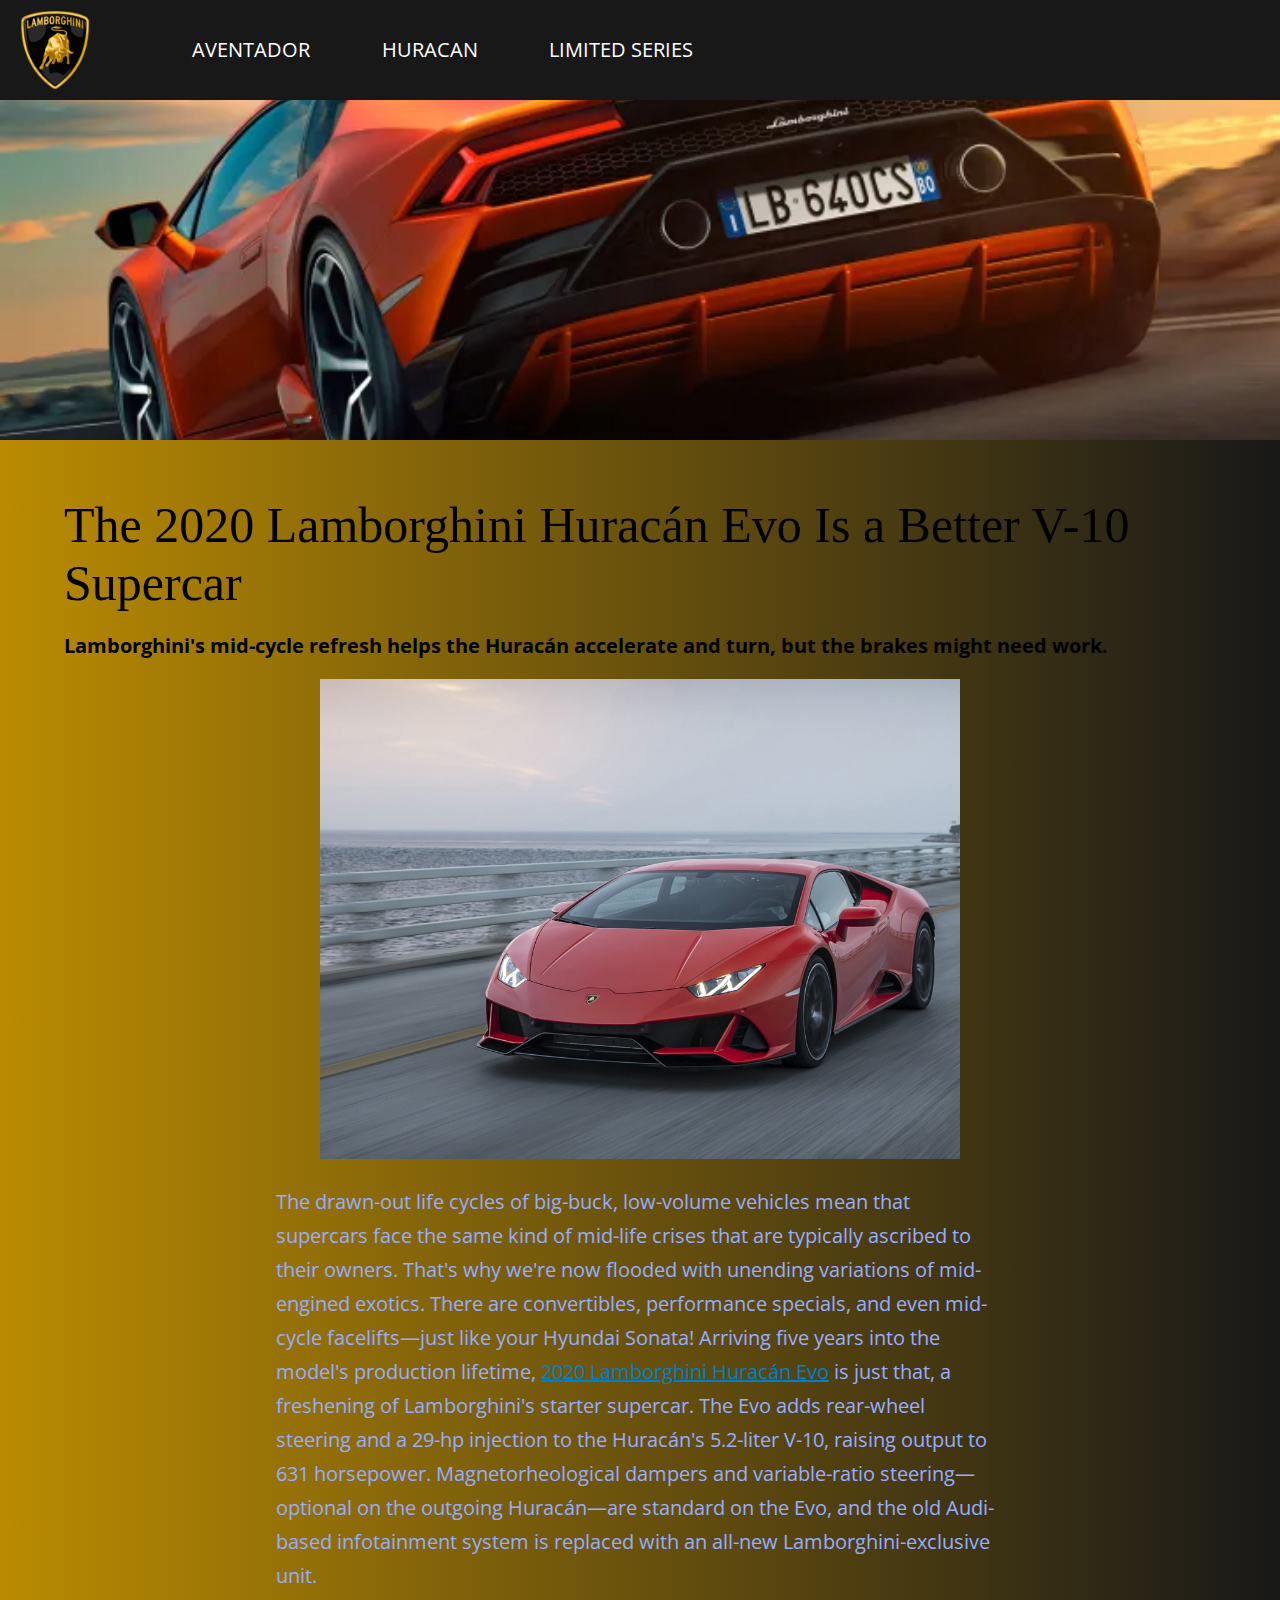
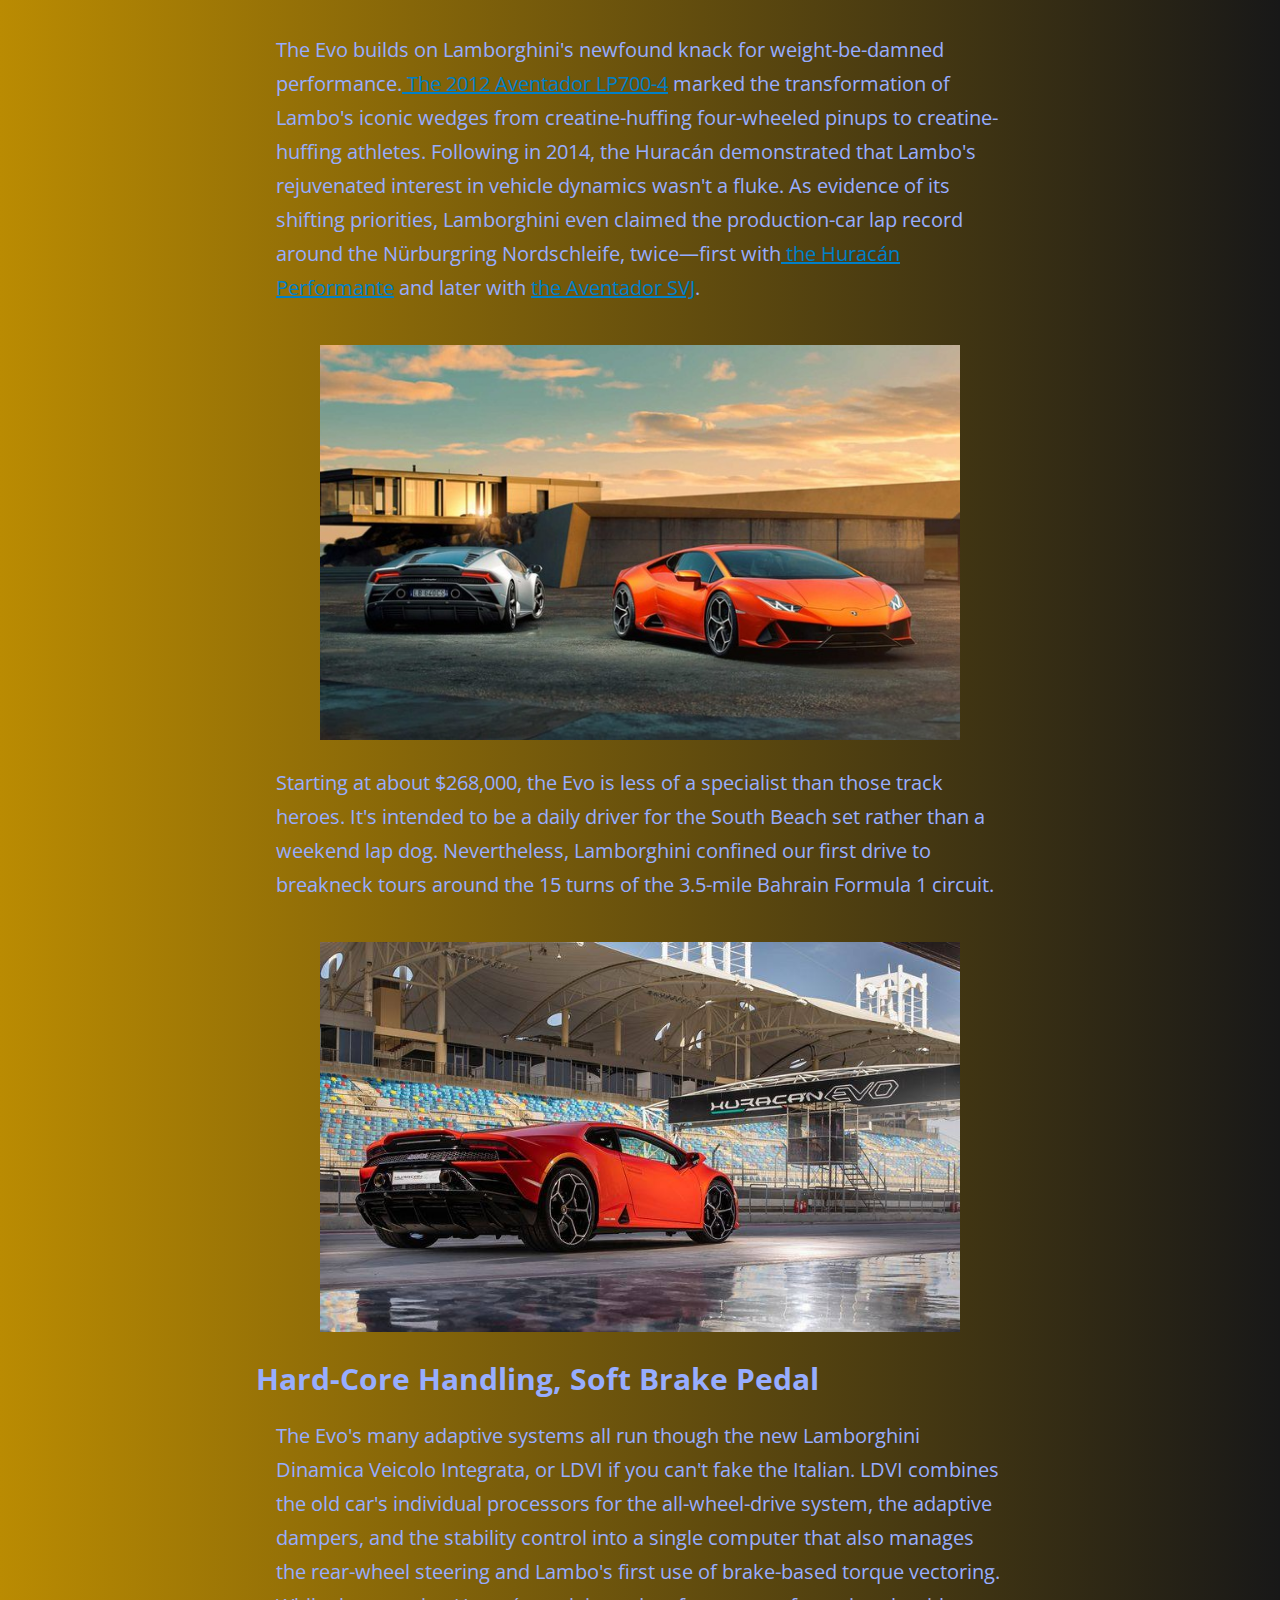
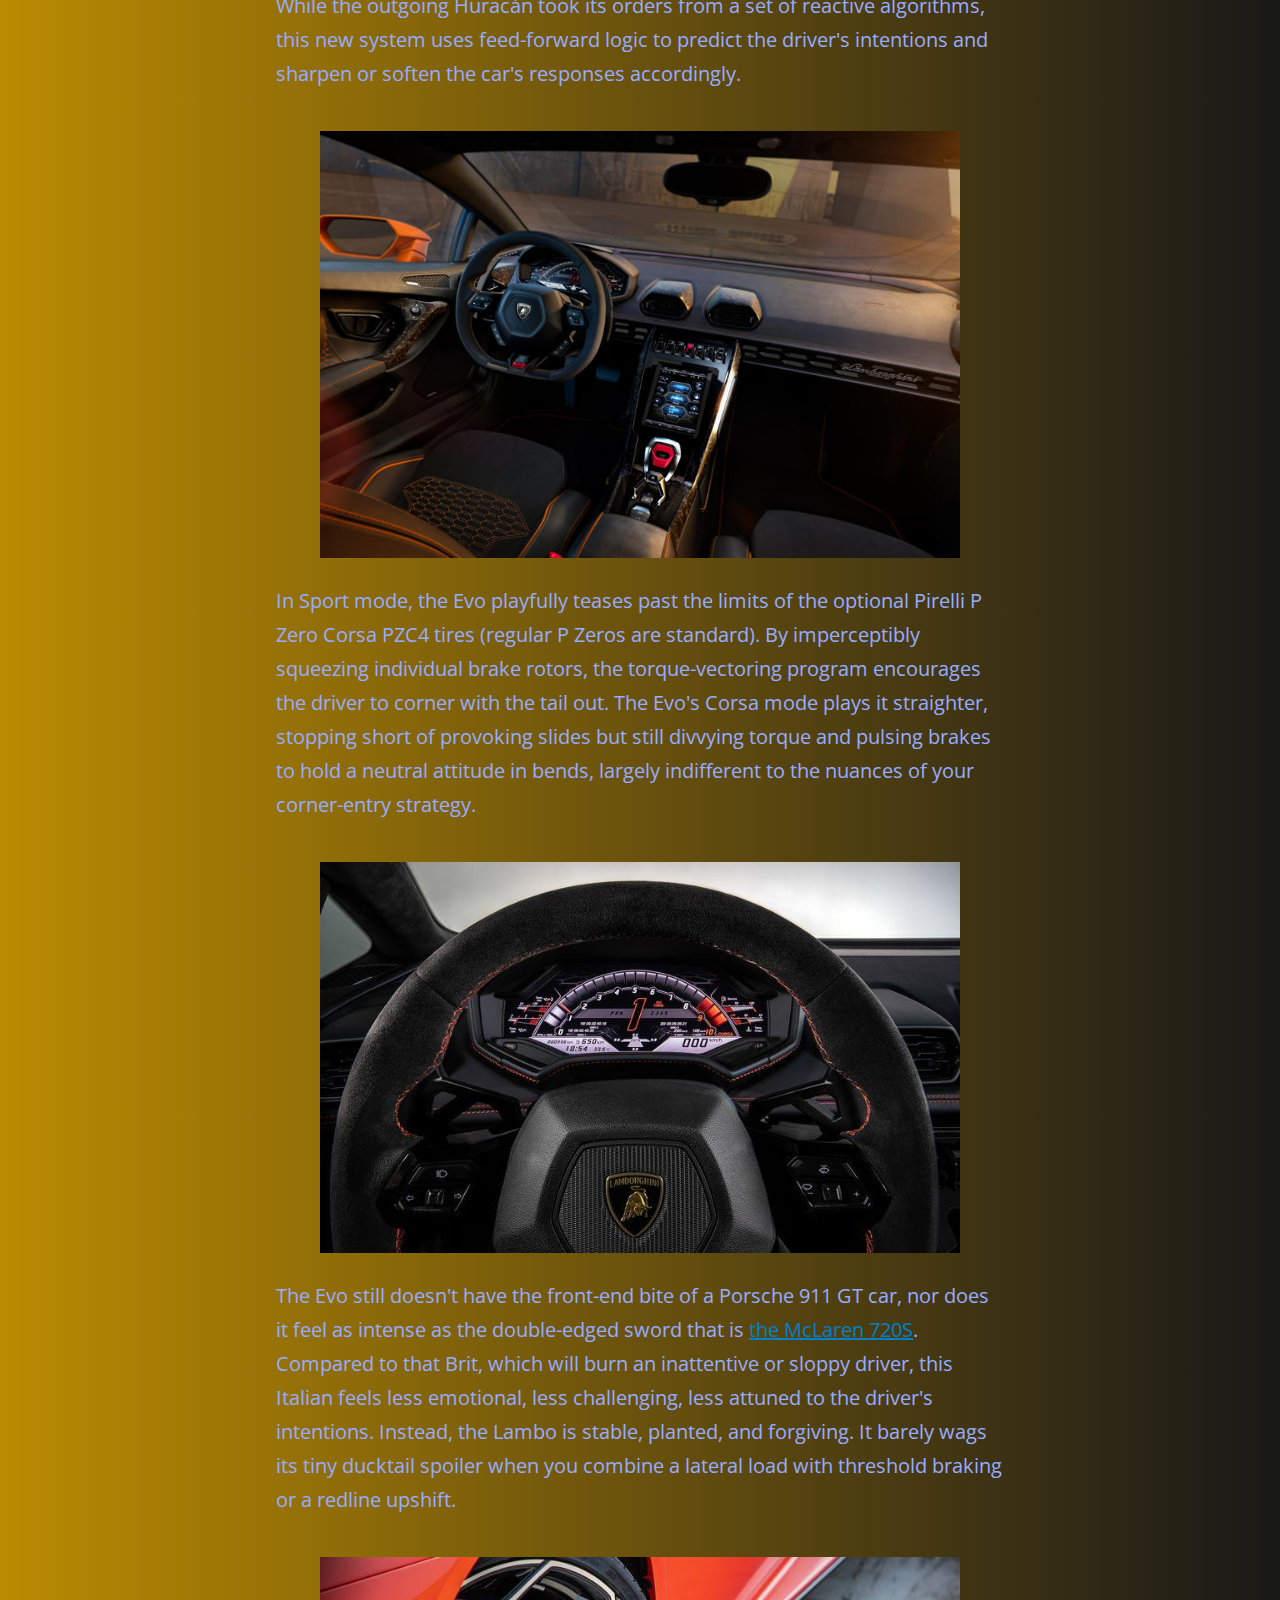
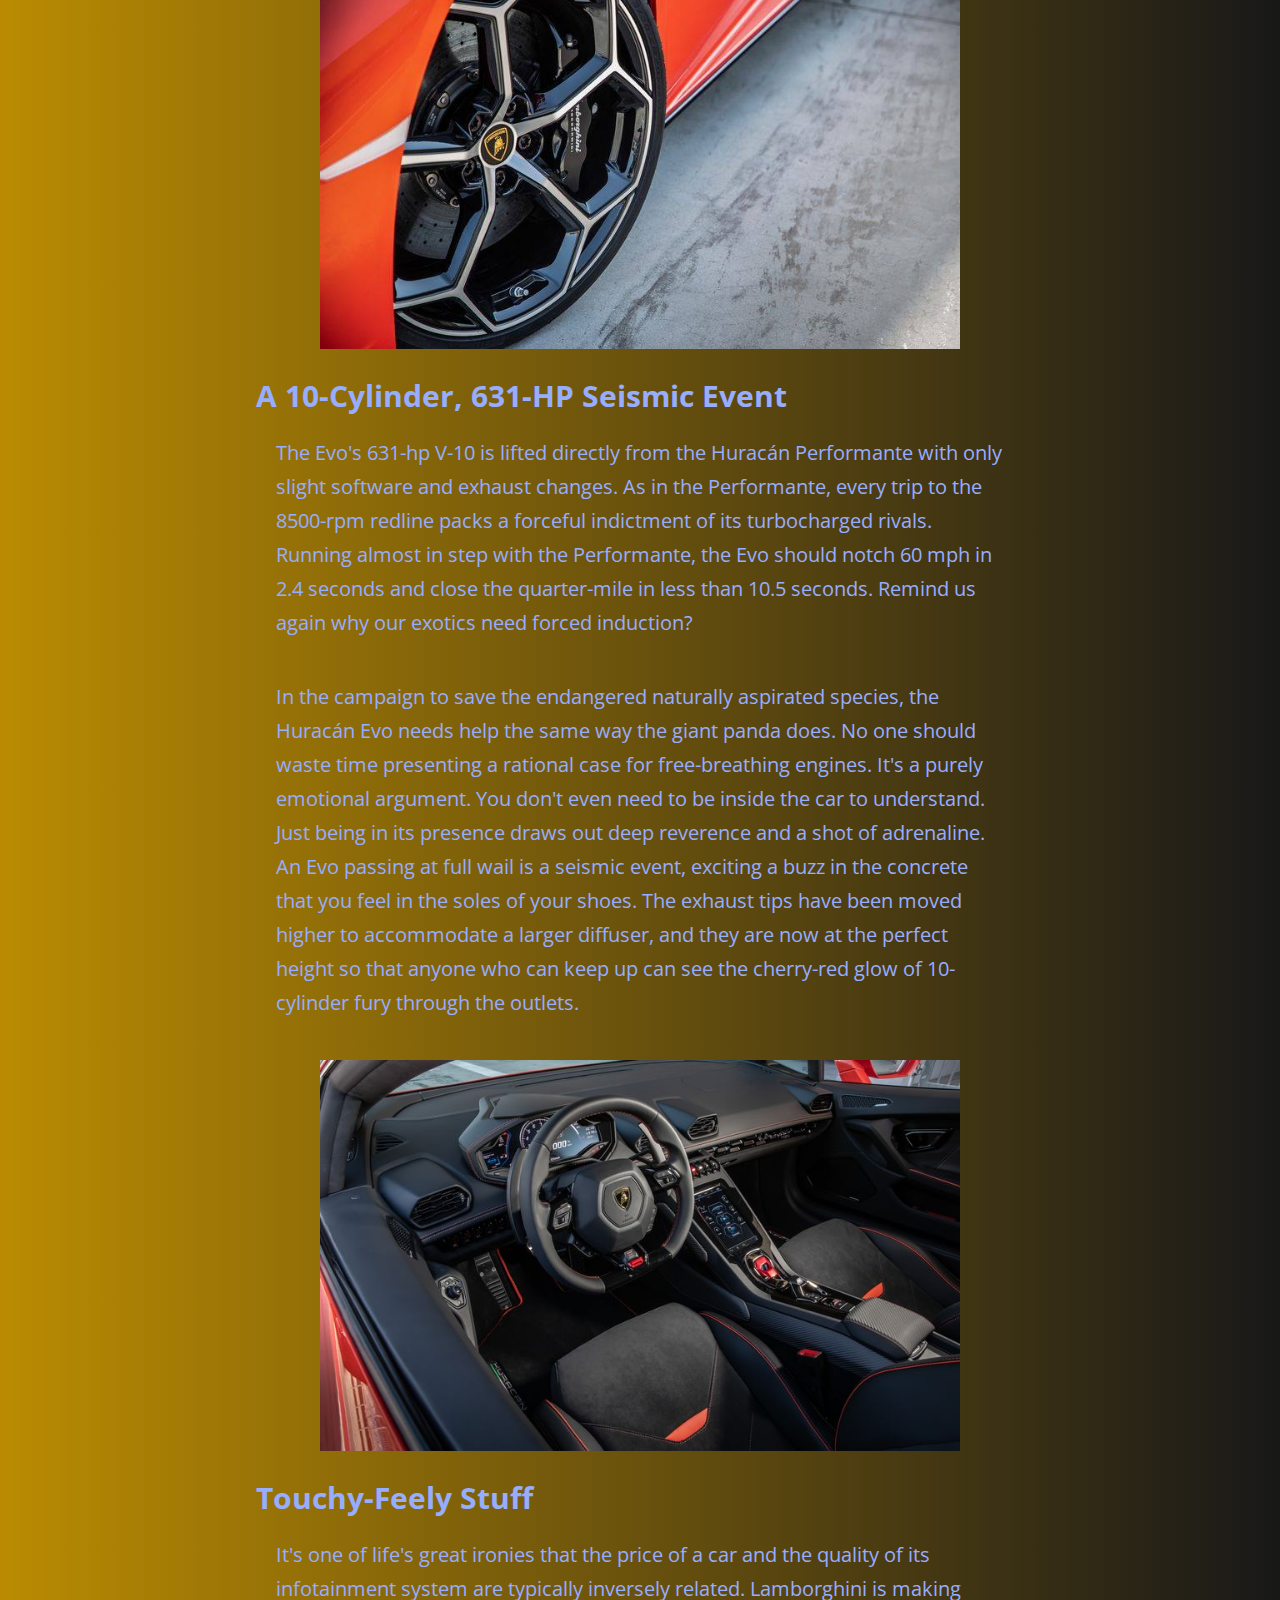
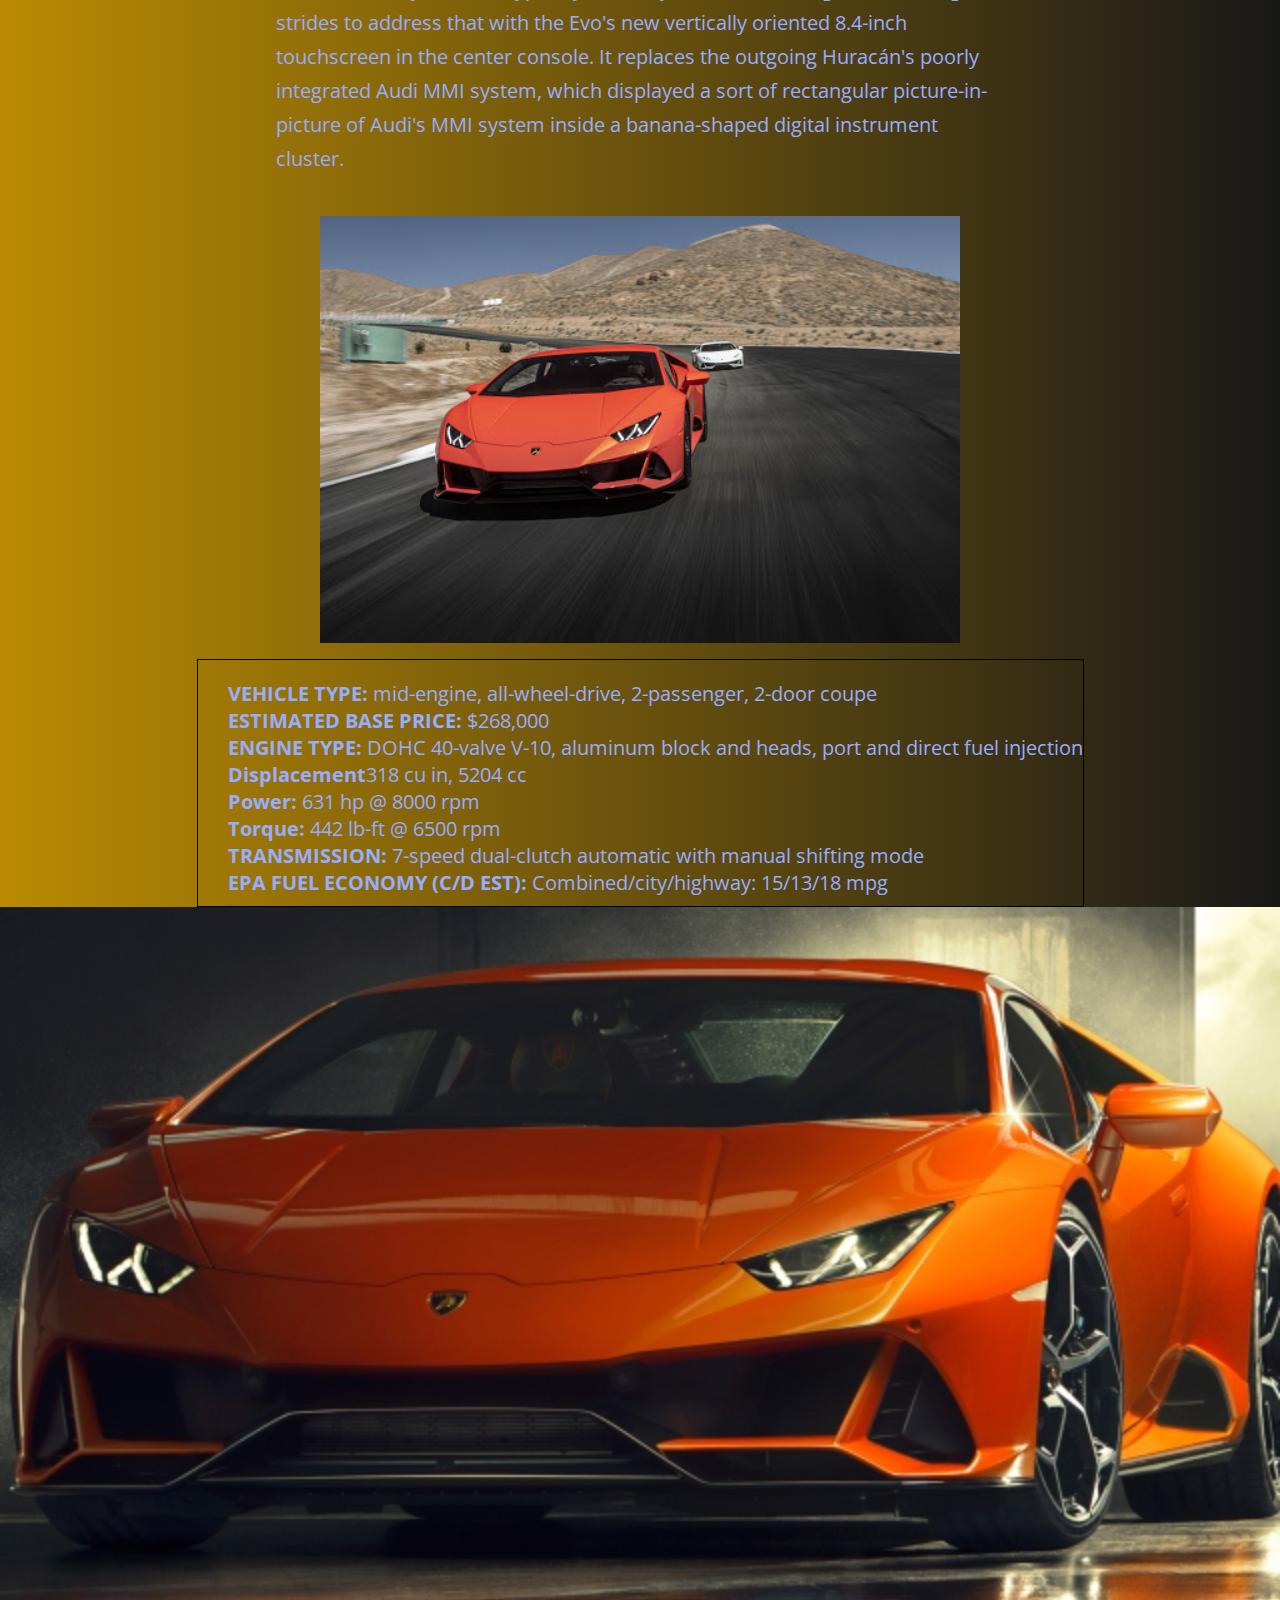
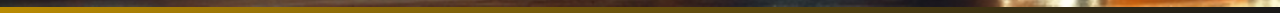
<file: HURACANEVO.html>
<!DOCTYPE html>
<html lang="en">

<head>
    <meta charset="UTF-8">
    <meta name="viewport" content="width=device-width, initial-scale=1.0">
    <title>HURACAN EVO</title>
    <link rel="stylesheet" href="HURACANEVO.css">
    <link href="https://fonts.googleapis.com/css2?family=Open+Sans+Condensed:wght@300&display=swap" rel="stylesheet">

</head>

<body>
    <nav>
        <ul>
            <img src="lambo.png" alt=""><a href=""></a>
            <li class="item-1-contain">
                <a href="index.html">AVENTADOR</a>
                <ul class="item-1">
                    <li><a href="AVENTADORS.html">AVENTADOR S</a></li>
                    <li><a href="AVENTADORROADSTER.html">AVENTADOR ROADSTER</a></li>
                </ul>
            </li>
            <li class="item-2-contain">
                <a href="index.html">HURACAN</a>
                <ul class="item-2">
                    <li><a href="HURACANEVOSPYDER.html">HURACAN EVO SYDER</a></li>
                    <li><a href="HURACANEVO.html">HURACAN EVO</a></li>
                </ul>
            </li>
            <li class="item-3-contain">
                <a href="index.html">LIMITED SERIES</a>
                <ul class="item-3">
                    <li><a href="">SIÁN FKP 37</a></li>
                    <li><a href="">SIÁN ROADSTER</a></li>
                </ul>
            </li>
        </ul>
    </nav>
    <div class="headcontain">
        <img src="/Image/ehead.jpg" alt="">
        <div class="headcontain-tittle">
            <h1>The 2020 Lamborghini Huracán Evo Is a Better V-10 Supercar</h1>
            <h2>Lamborghini's mid-cycle refresh helps the Huracán accelerate and turn, but the brakes might need
                work.</h2>
        </div>
    </div>
    <div class="centerevo"><img src="Image/e1.jpg" alt=""></div>
    <div class="mt">
        <p>The drawn-out life cycles of big-buck, low-volume vehicles mean that supercars face the same kind of mid-life
            crises that are typically ascribed to their owners. That's why we're now flooded with unending variations of
            mid-engined exotics. There are convertibles, performance specials, and even mid-cycle facelifts—just like
            your Hyundai Sonata! Arriving five years into the model's production lifetime, <a> 2020 Lamborghini Huracán
                Evo</a> is just that, a freshening of Lamborghini's starter supercar. The Evo adds rear-wheel steering
            and a
            29-hp injection to the Huracán's 5.2-liter V-10, raising output to 631 horsepower. Magnetorheological
            dampers and variable-ratio steering—optional on the outgoing Huracán—are standard on the Evo, and the old
            Audi-based infotainment system is replaced with an all-new Lamborghini-exclusive unit.</p>
        <p>The Evo builds on Lamborghini's newfound knack for weight-be-damned performance.<a> The 2012 Aventador
                LP700-4</a>
            marked the transformation of Lambo's iconic wedges from creatine-huffing four-wheeled pinups to
            creatine-huffing athletes. Following in 2014, the Huracán demonstrated that Lambo's rejuvenated interest in
            vehicle dynamics wasn't a fluke. As evidence of its shifting priorities, Lamborghini even claimed the
            production-car lap record around the Nürburgring Nordschleife, twice—first with<a> the Huracán
                Performante</a> and
            later with <a>the Aventador SVJ</a>.</p>
    </div>
    <div class="centerevo"><img src="/Image/e0.jpg" alt=""></div>
    <div class="mt">
        <p>Starting at about $268,000, the Evo is less of a specialist than those track heroes. It's intended to be a
            daily driver for the South Beach set rather than a weekend lap dog. Nevertheless, Lamborghini confined our
            first drive to breakneck tours around the 15 turns of the 3.5-mile Bahrain Formula 1 circuit.</p>
    </div>
    <div class="centerevo"><img src="/Image/e2.jpg" alt=""></div>
    <h2 class="h2left">Hard-Core Handling, Soft Brake Pedal
    </h2>
    <div class="mt">
        <p>The Evo's many adaptive systems all run though the new Lamborghini Dinamica Veicolo Integrata, or LDVI if you
            can't fake the Italian. LDVI combines the old car's individual processors for the all-wheel-drive system,
            the adaptive dampers, and the stability control into a single computer that also manages the rear-wheel
            steering and Lambo's first use of brake-based torque vectoring. While the outgoing Huracán took its orders
            from a set of reactive algorithms, this new system uses feed-forward logic to predict the driver's
            intentions and sharpen or soften the car's responses accordingly. </p>
    </div>
    <div class="centerevo"><img src="Image/e-1.jpg" alt=""></div>
    <div class="mt">
        <p>In Sport mode, the Evo playfully teases past the limits of the optional Pirelli P Zero Corsa PZC4 tires
            (regular P Zeros are standard). By imperceptibly squeezing individual brake rotors, the torque-vectoring
            program encourages the driver to corner with the tail out. The Evo's Corsa mode plays it straighter,
            stopping short of provoking slides but still divvying torque and pulsing brakes to hold a neutral attitude
            in bends, largely indifferent to the nuances of your corner-entry strategy.</p>
    </div>
    <div class="centerevo"><img src="Image/e3.jpg" alt=""></div>
    <div class="mt">
        <p>The Evo still doesn't have the front-end bite of a Porsche 911 GT car, nor does it feel as intense as the
            double-edged sword that is <a>the McLaren 720S</a>. Compared to that Brit, which will burn an inattentive or
            sloppy
            driver, this Italian feels less emotional, less challenging, less attuned to the driver's intentions.
            Instead, the Lambo is stable, planted, and forgiving. It barely wags its tiny ducktail spoiler when you
            combine a lateral load with threshold braking or a redline upshift.</p>

    </div>
    <div class="centerevo"><img src="Image/e4.jpg" alt=""></div>
    <h2 class="h2left">A 10-Cylinder, 631-HP Seismic Event</h2>
    <div class="mt">
        <p>The Evo's 631-hp V-10 is lifted directly from the Huracán Performante with only slight software and exhaust
            changes. As in the Performante, every trip to the 8500-rpm redline packs a forceful indictment of its
            turbocharged rivals. Running almost in step with the Performante, the Evo should notch 60 mph in 2.4 seconds
            and close the quarter-mile in less than 10.5 seconds. Remind us again why our exotics need forced induction?
        </p>
        <p>

            In the campaign to save the endangered naturally aspirated species, the Huracán Evo needs help the same way
            the giant panda does. No one should waste time presenting a rational case for free-breathing engines. It's a
            purely emotional argument. You don't even need to be inside the car to understand. Just being in its
            presence draws out deep reverence and a shot of adrenaline. An Evo passing at full wail is a seismic event,
            exciting a buzz in the concrete that you feel in the soles of your shoes. The exhaust tips have been moved
            higher to accommodate a larger diffuser, and they are now at the perfect height so that anyone who can keep
            up can see the cherry-red glow of 10-cylinder fury through the outlets.</p>
    </div>
    <div class="centerevo"><img src="Image/e5.jpg" alt=""></div>
    <h2 class="h2left">Touchy-Feely Stuff
    </h2>
    <div class="mt">
        <p>It's one of life's great ironies that the price of a car and the quality of its infotainment system are
            typically inversely related. Lamborghini is making strides to address that with the Evo's new vertically
            oriented 8.4-inch touchscreen in the center console. It replaces the outgoing Huracán's poorly integrated
            Audi MMI system, which displayed a sort of rectangular picture-in-picture of Audi's MMI system inside a
            banana-shaped digital instrument cluster.</p>
    </div>
    <div class="centerevo"><img src="Image/e6.jpg" alt=""></div>
    <div class="info">
        <ul>
            <li><strong>VEHICLE TYPE:</strong> mid-engine, all-wheel-drive, 2-passenger, 2-door coupe</li>
            <li><strong>ESTIMATED BASE PRICE:</strong> $268,000</li>
            <li><strong>ENGINE TYPE:</strong> DOHC 40-valve V-10, aluminum block and heads, port and direct
                fuel injection</li>
            <li><strong>Displacement</strong>318 cu in, 5204 cc</li>
            <li><strong>Power:</strong> 631 hp @ 8000 rpm</li>
            <li><strong>Torque:</strong> 442 lb-ft @ 6500 rpm</li>
            <li><strong>TRANSMISSION:</strong> 7-speed dual-clutch automatic with manual shifting mode</li>
            <li><strong>EPA FUEL ECONOMY (C/D EST):</strong> Combined/city/highway: 15/13/18 mpg</li>
        </ul>
    </div>
    <img src="Image/e7.jpg" alt="" class="e7">
</body>
</file>
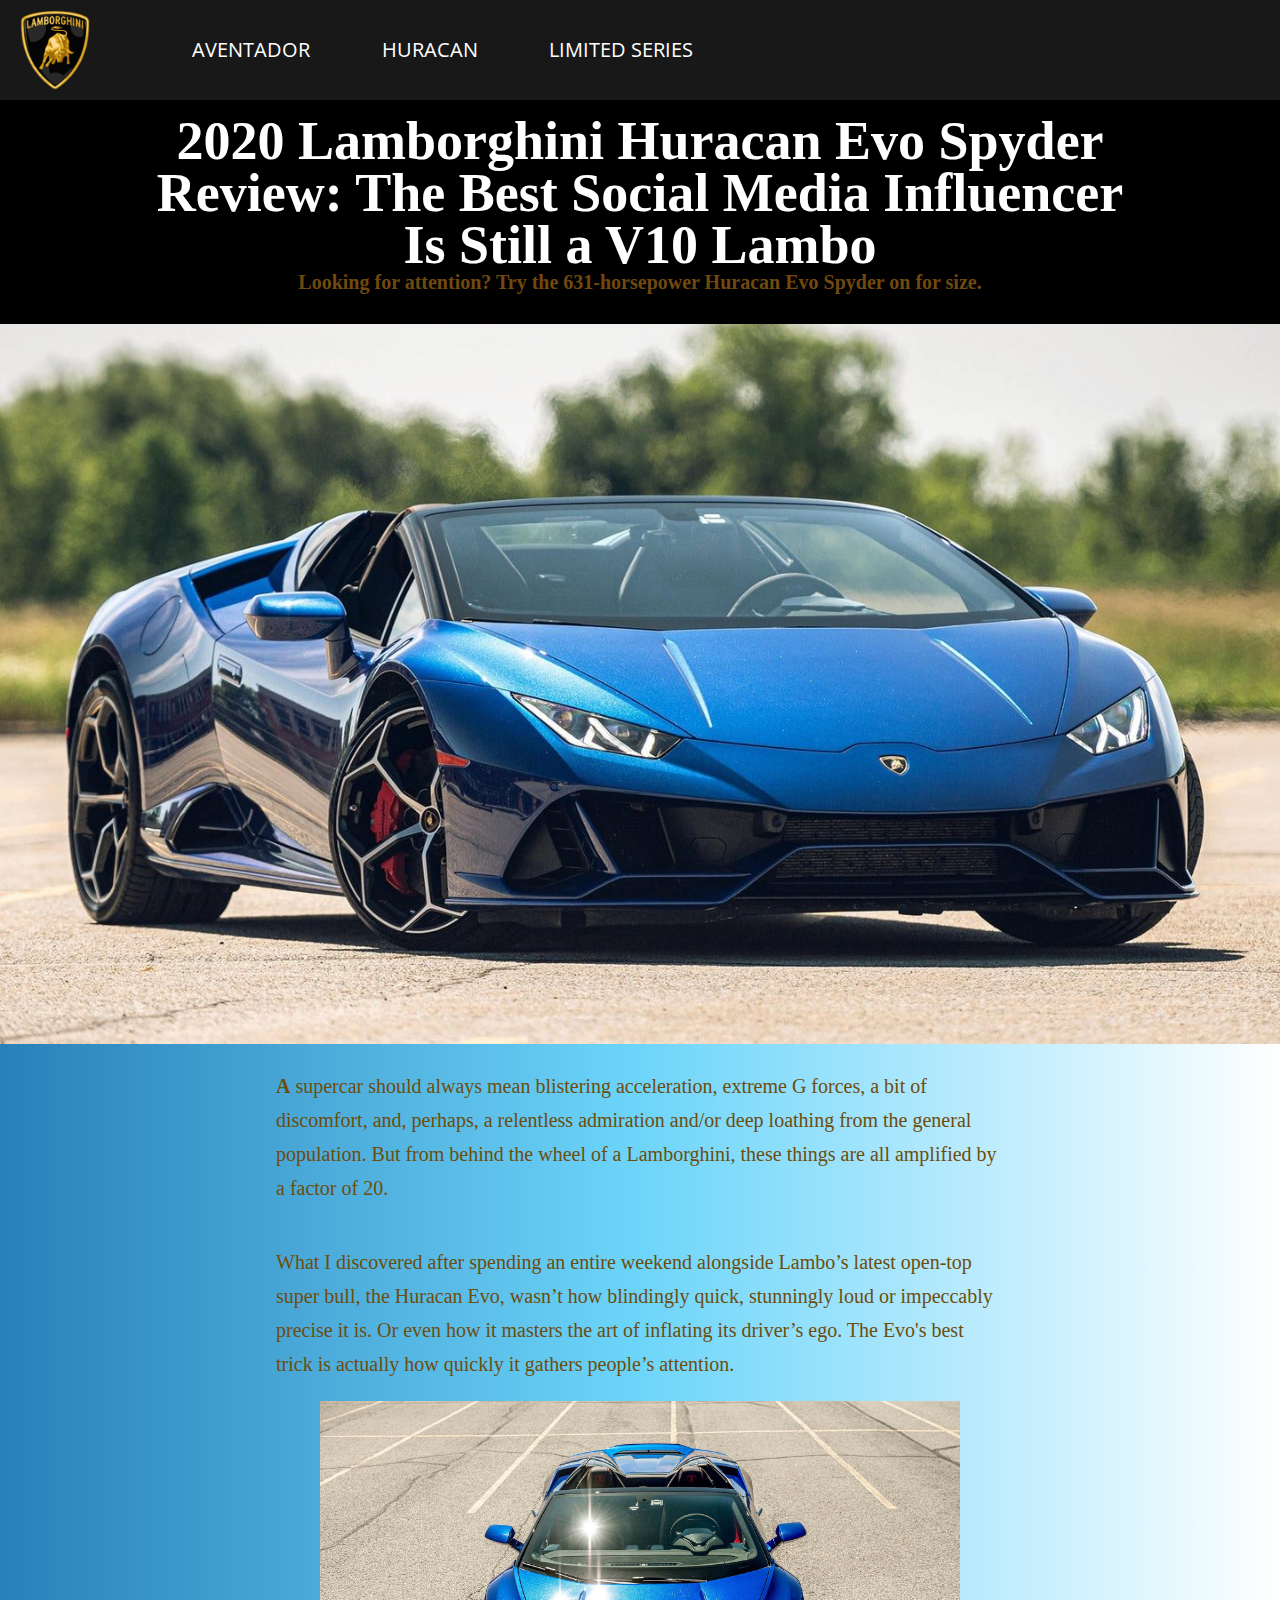
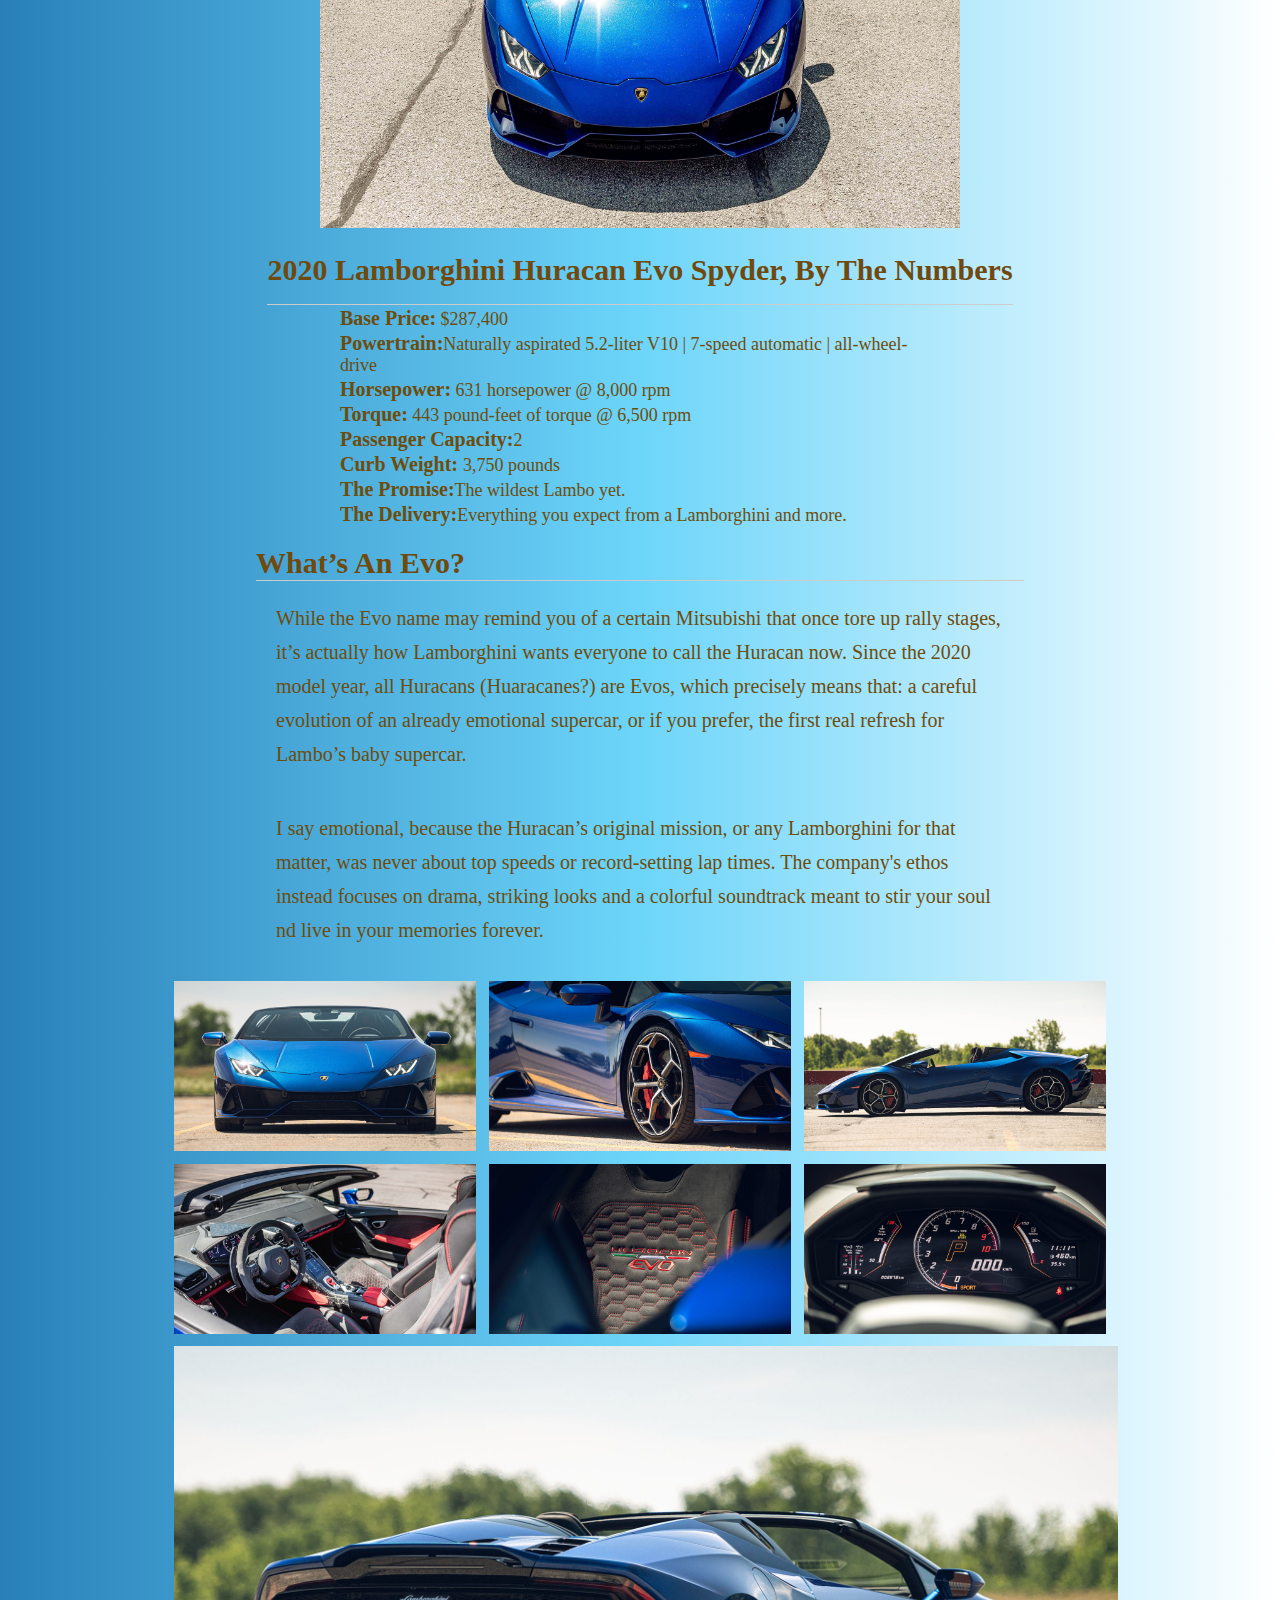
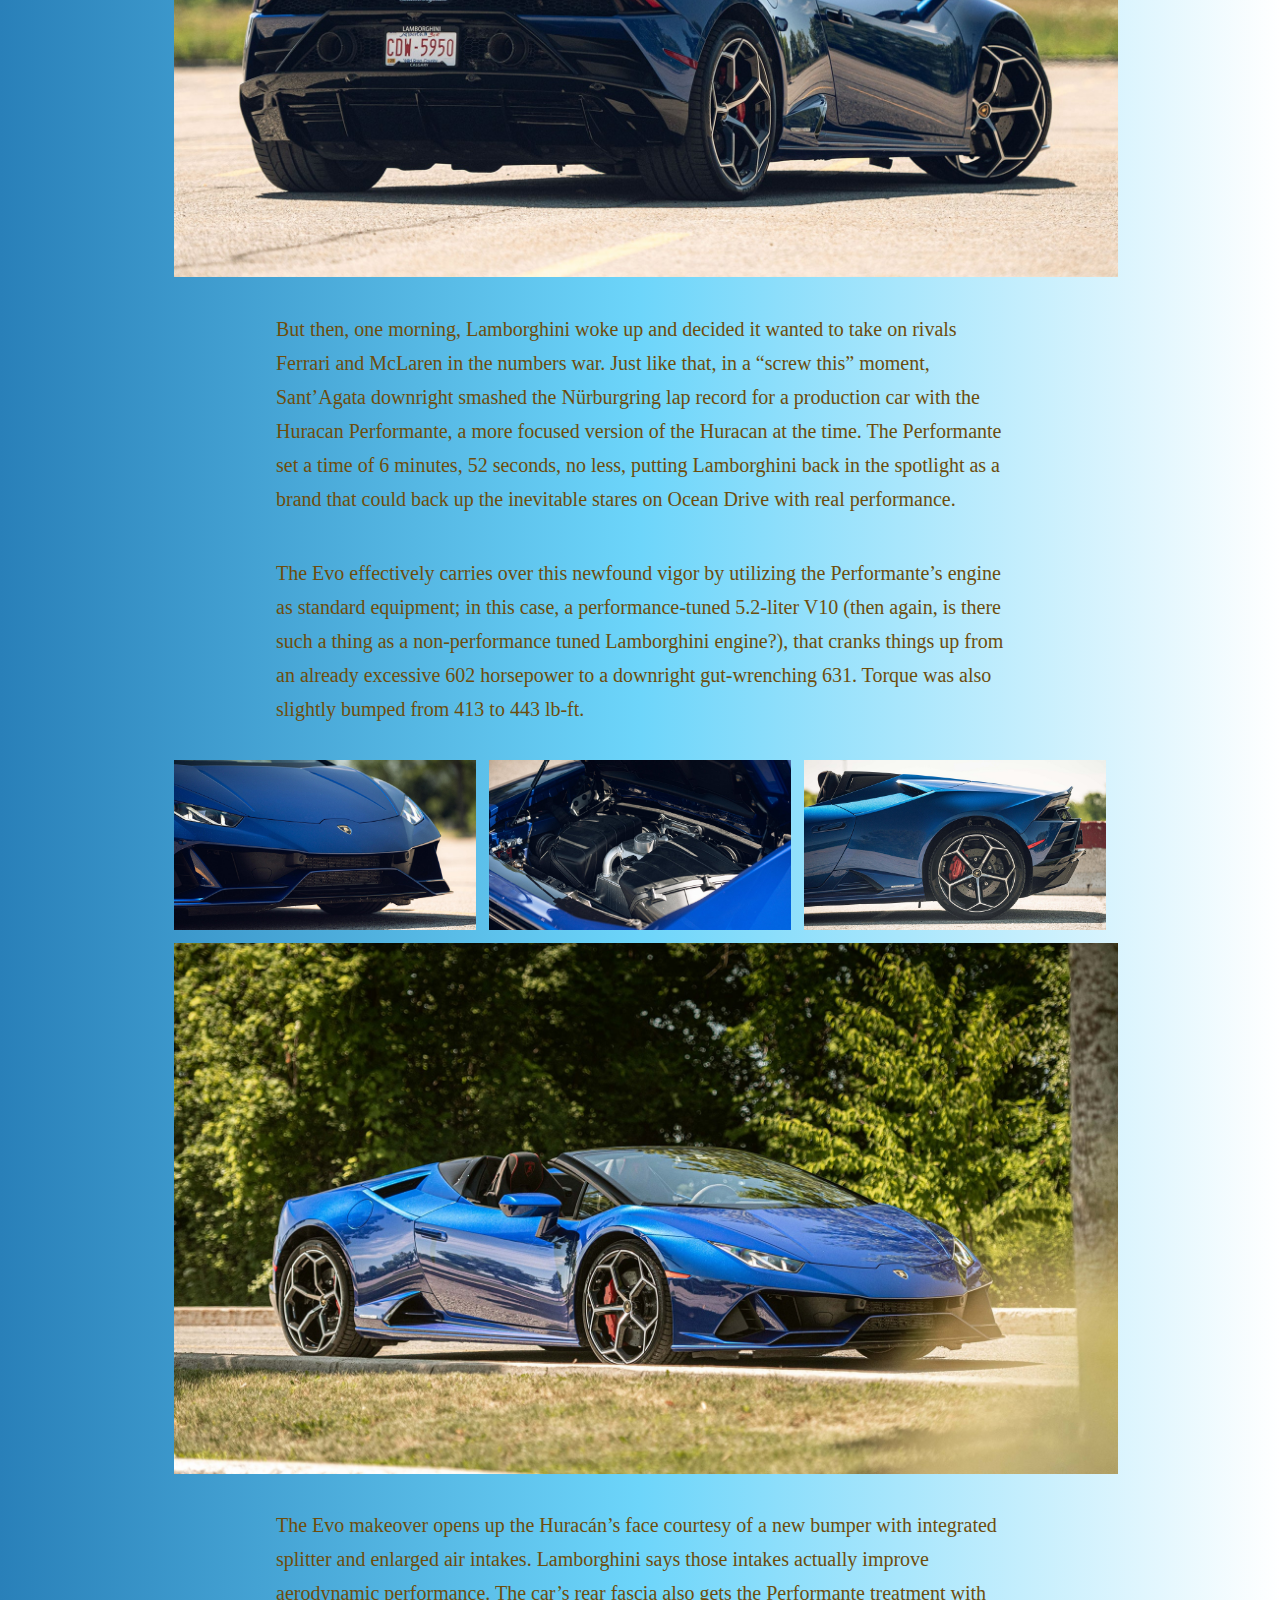
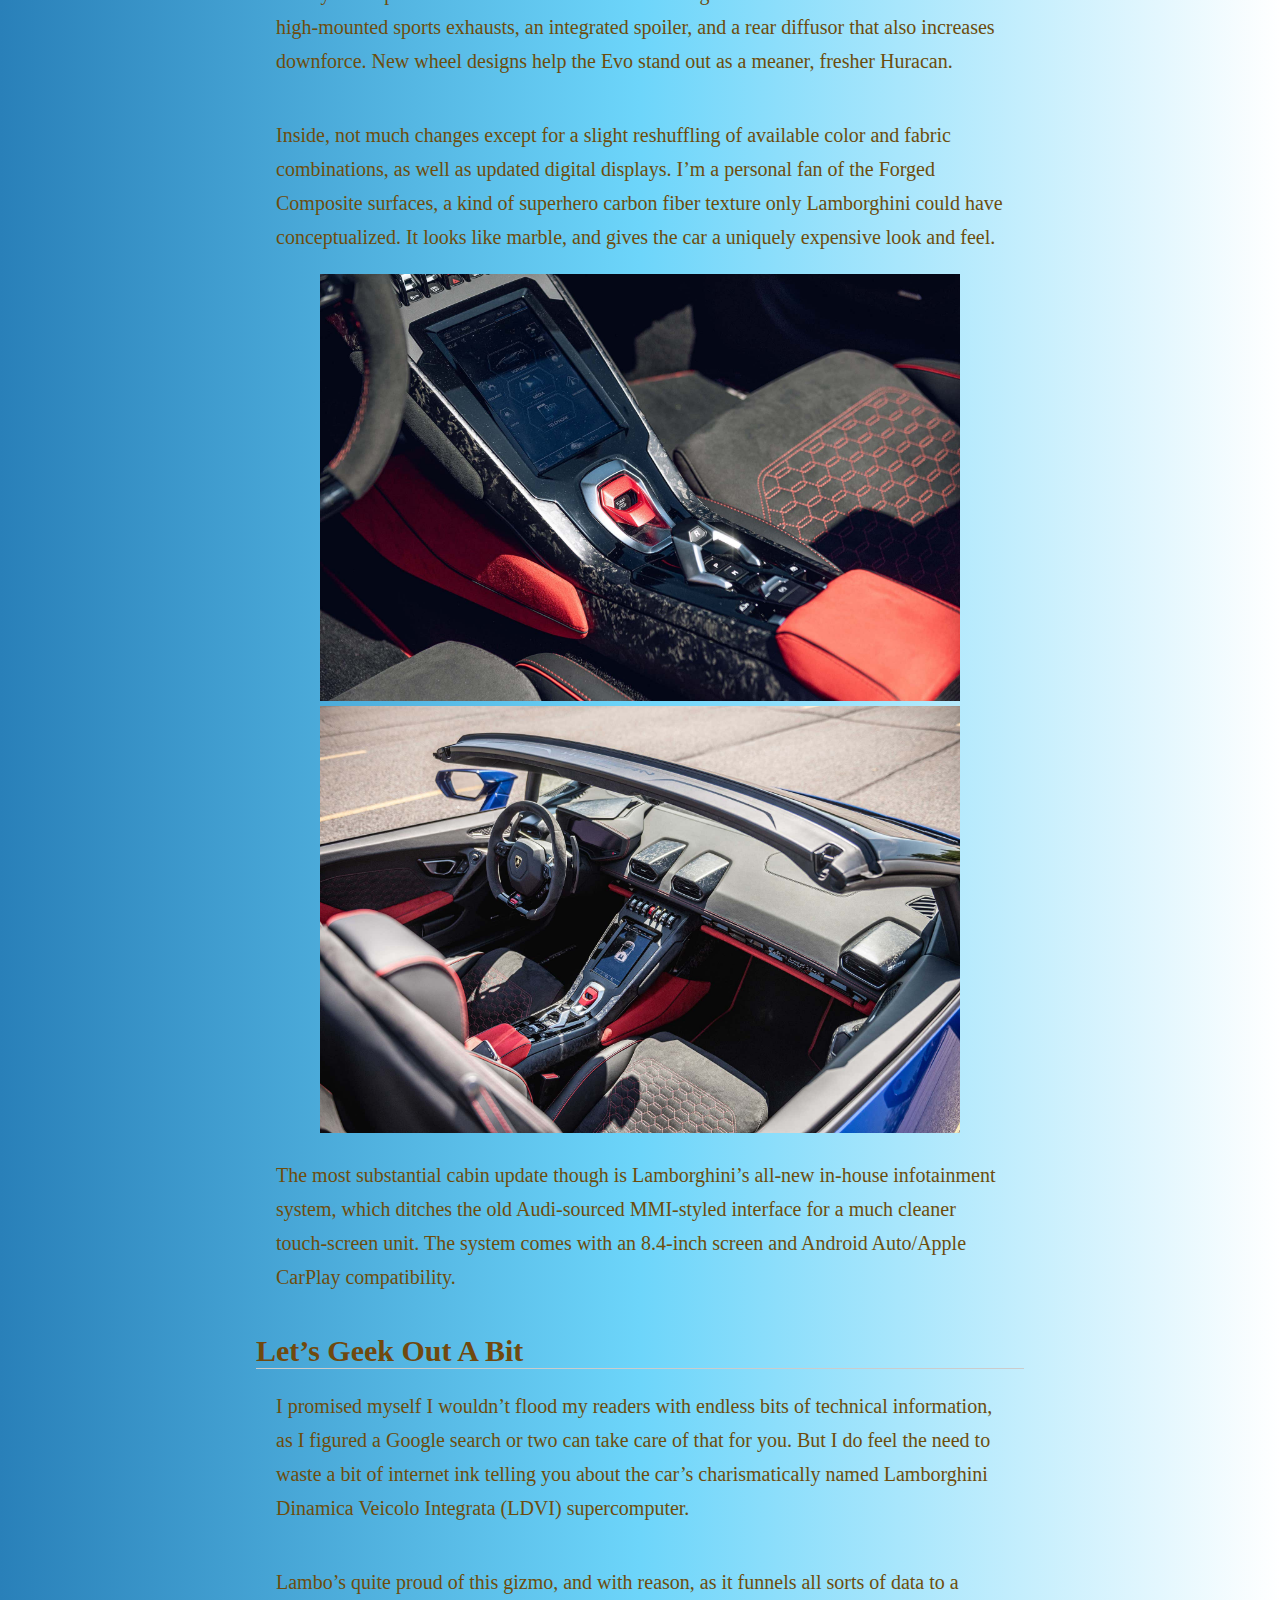
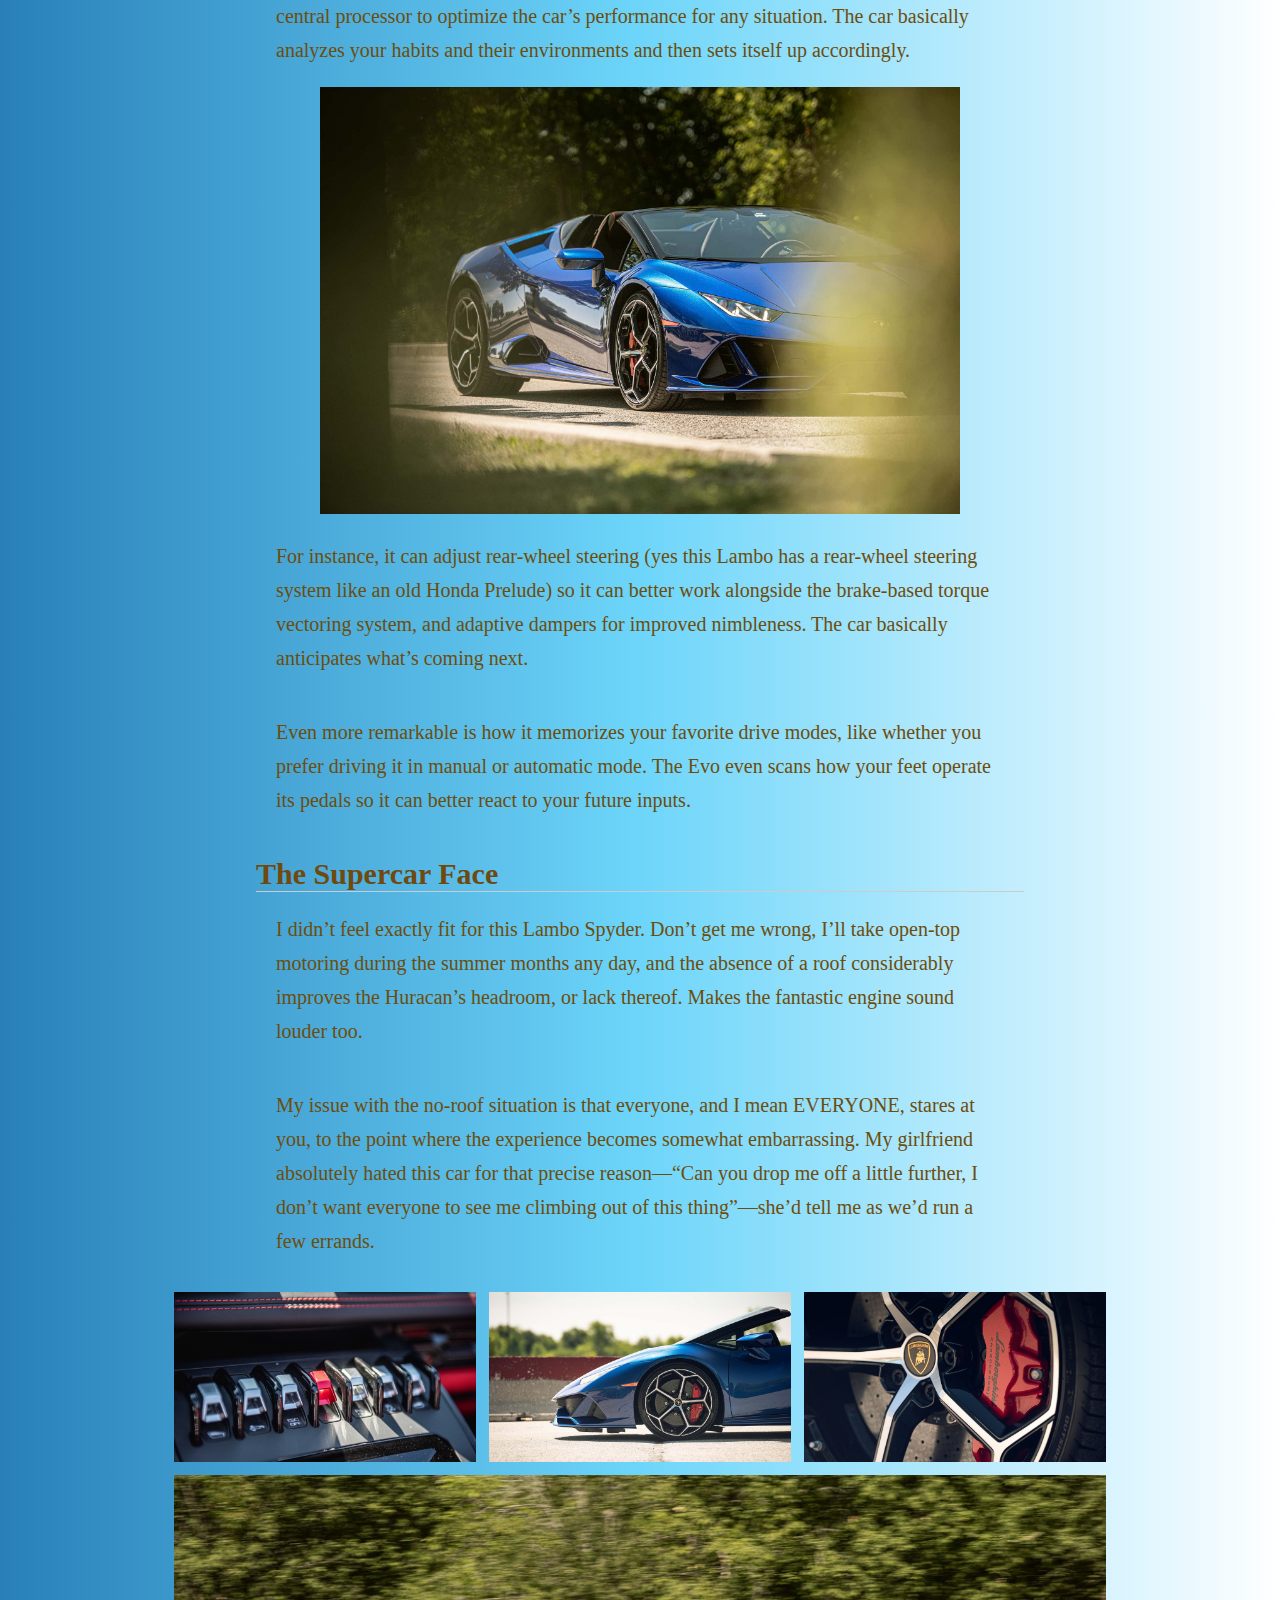
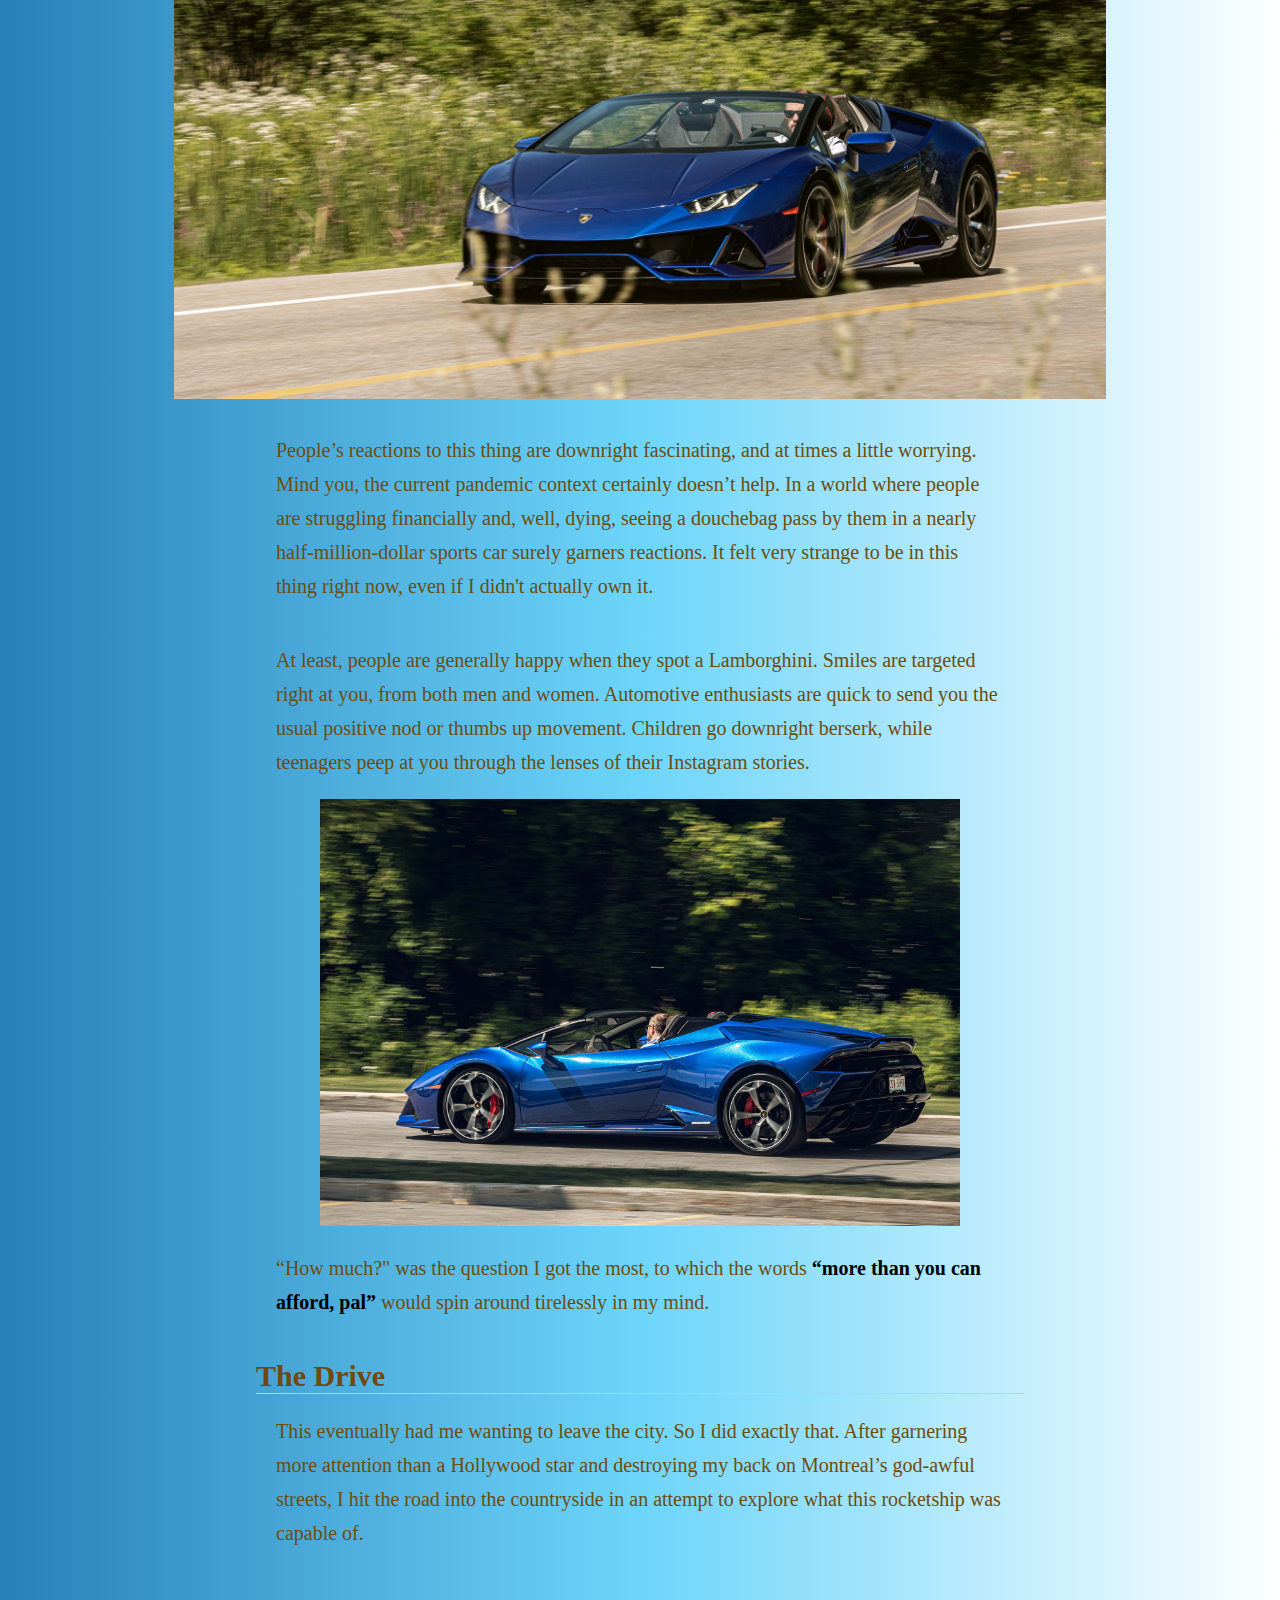
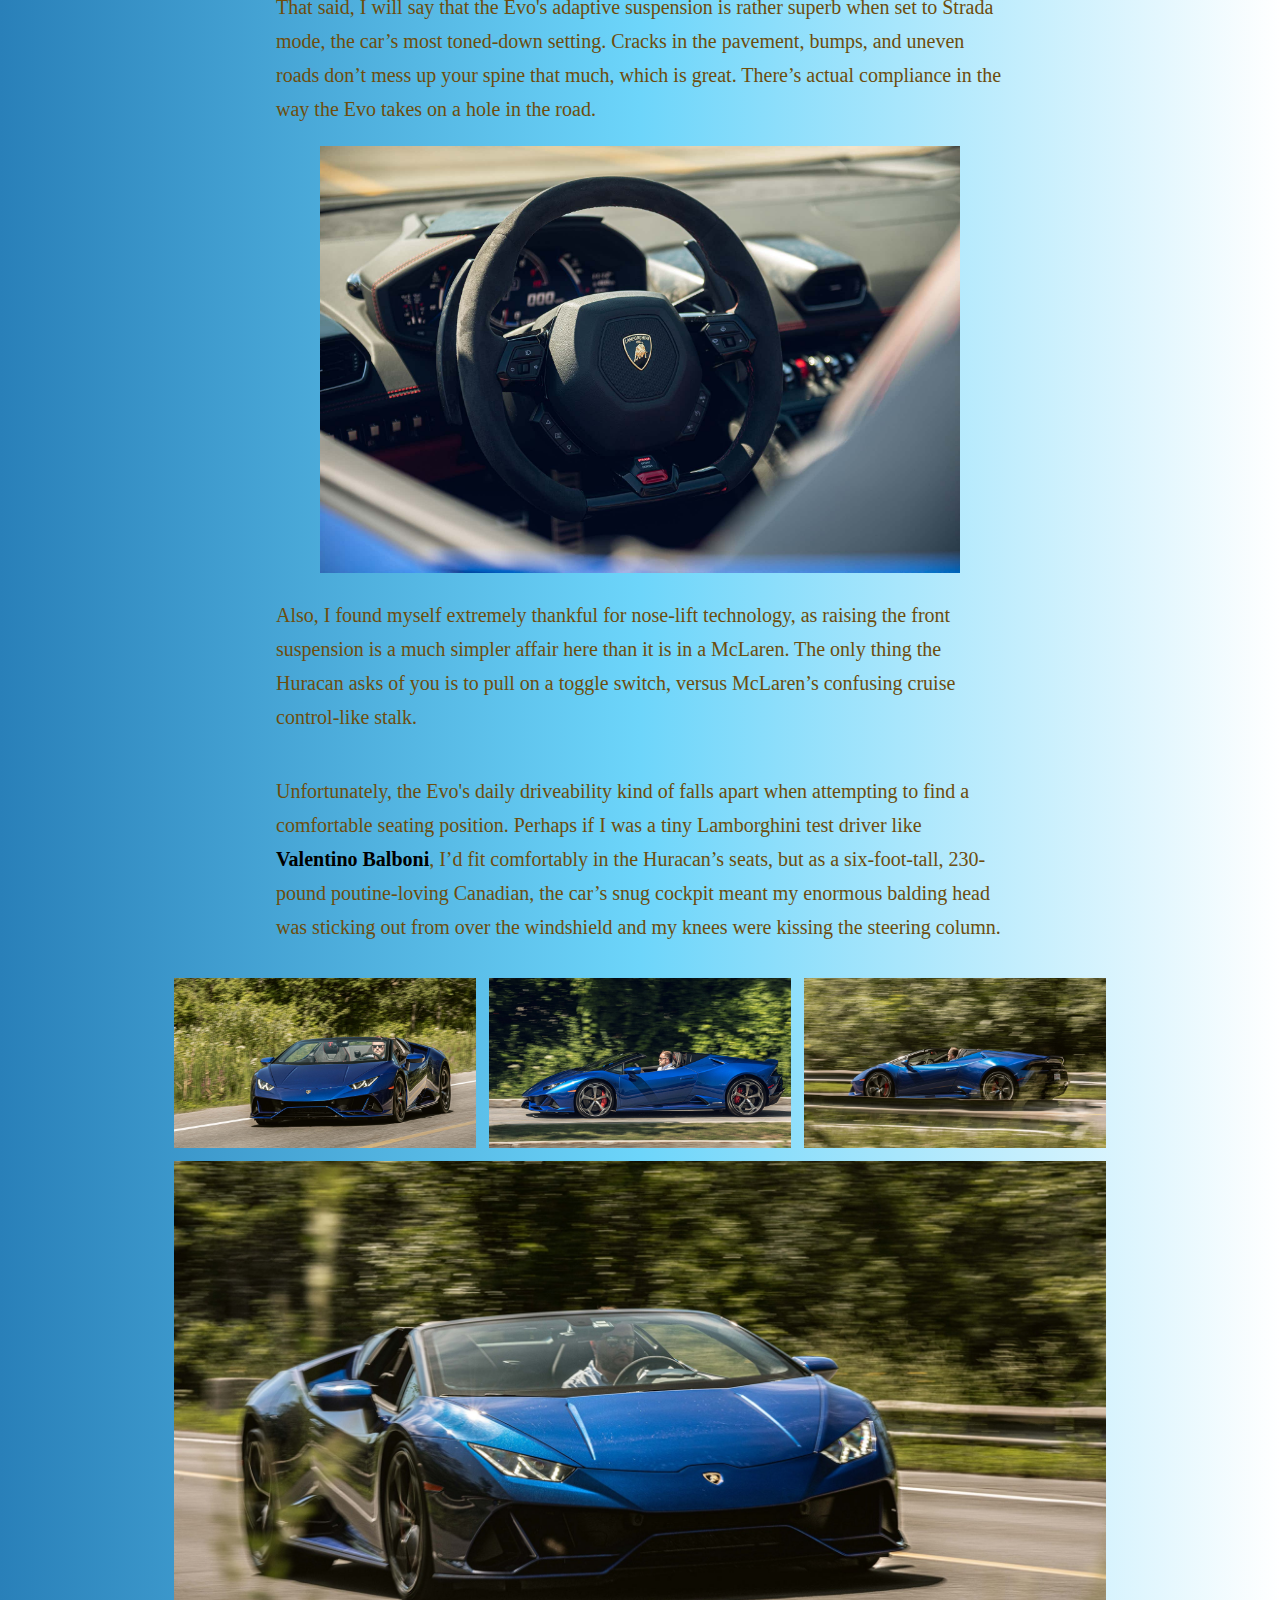
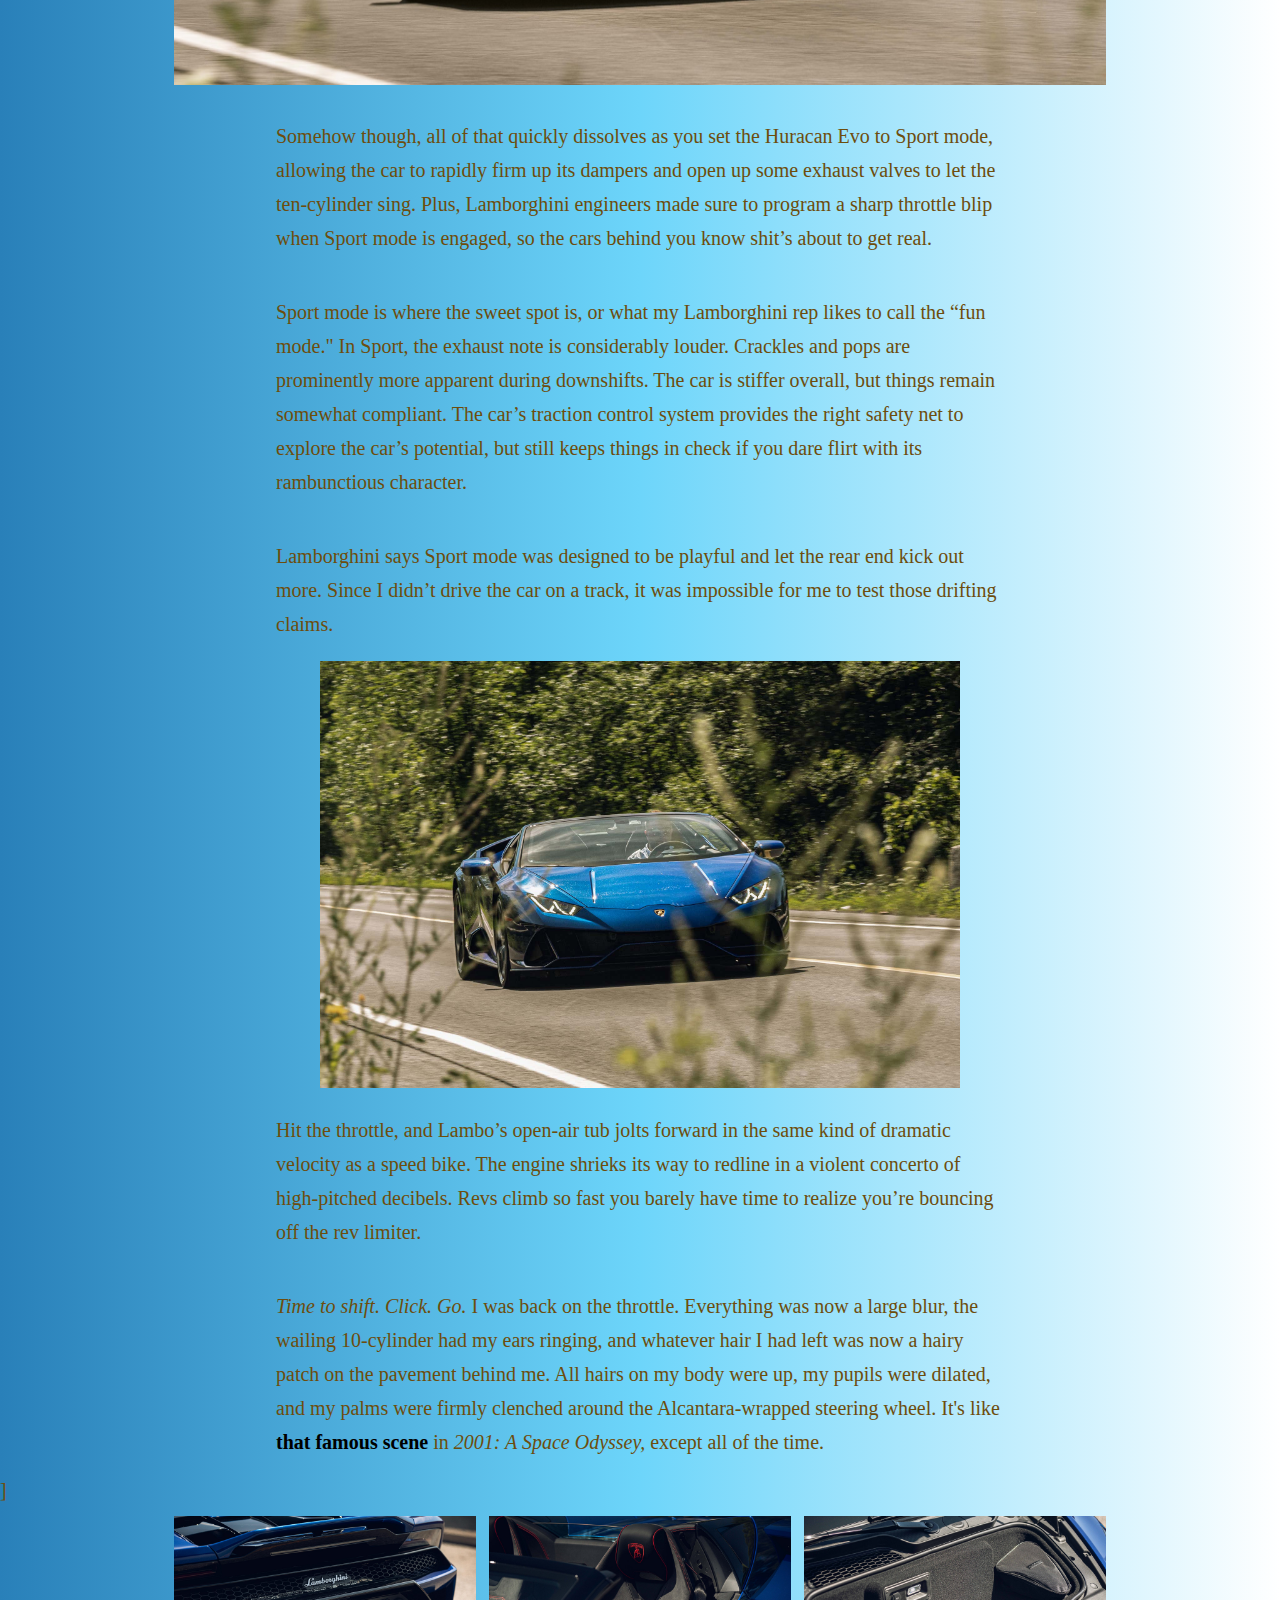
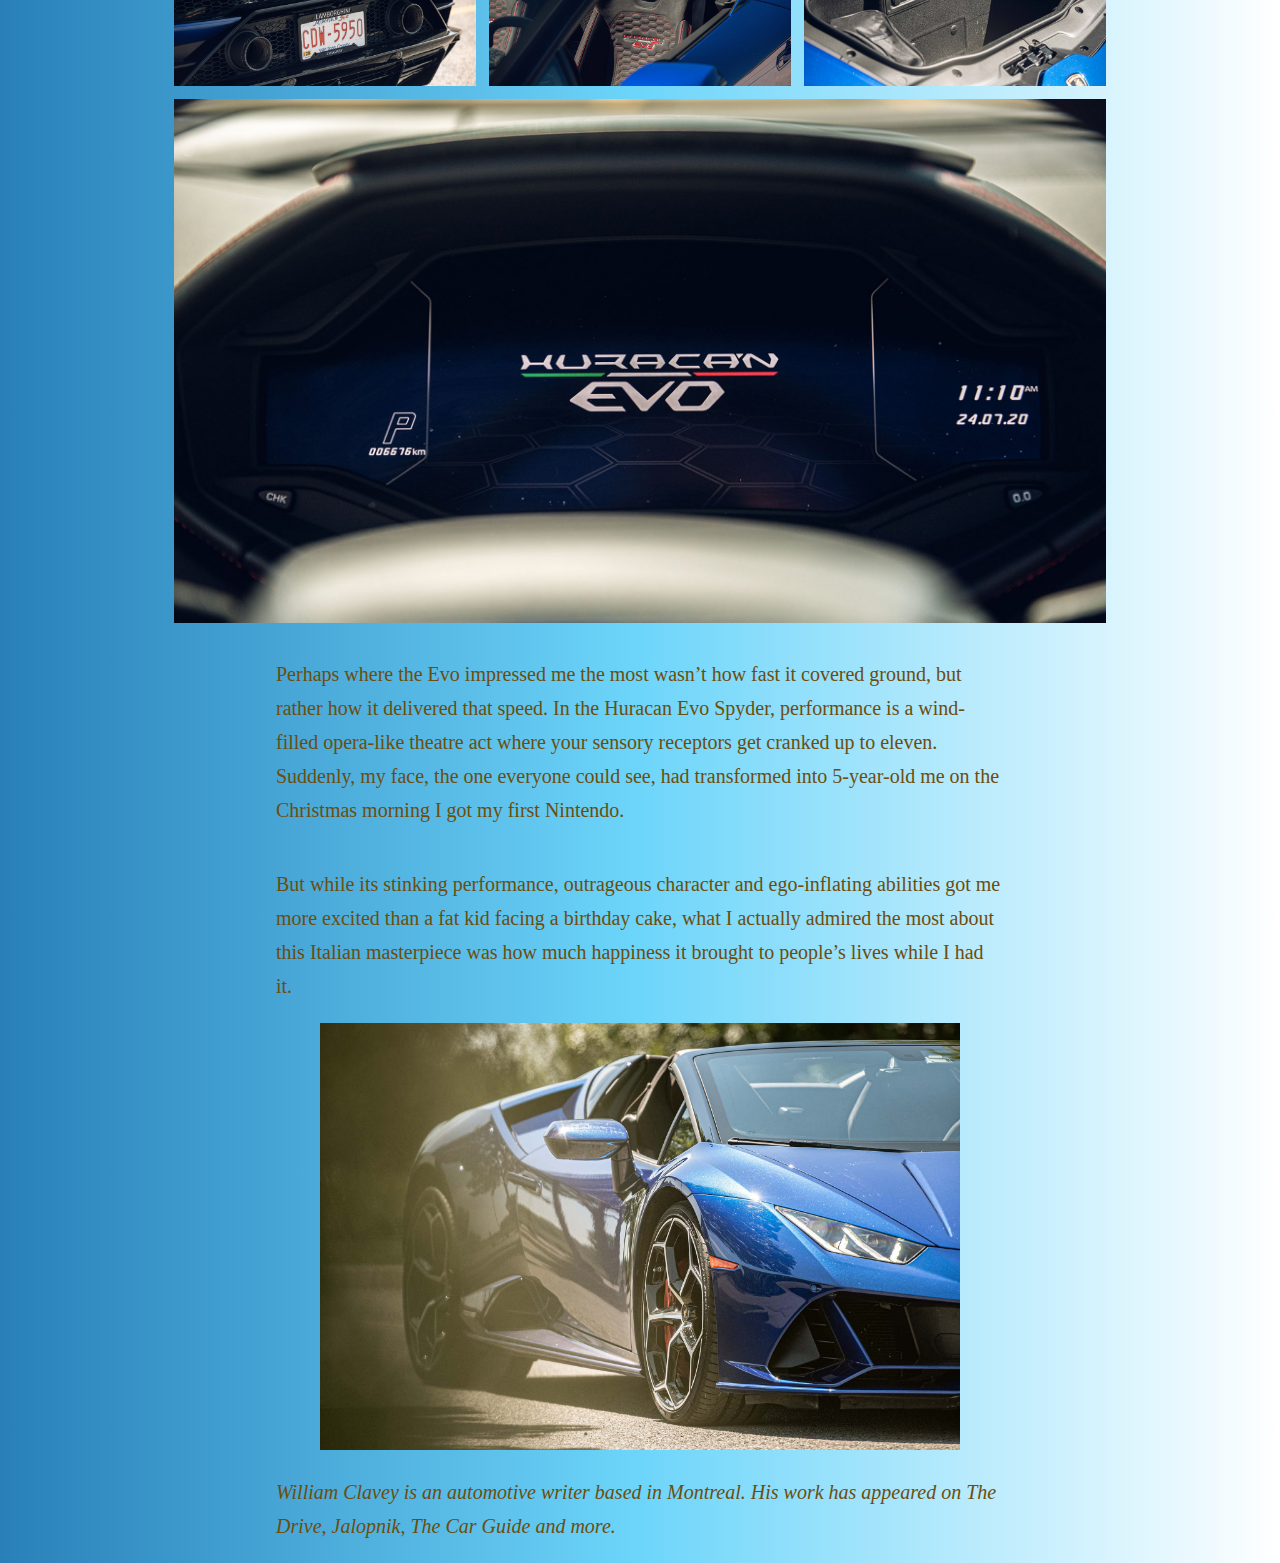
<file: HURACANEVOSPYDER.html>
<!DOCTYPE html>
<html lang="en">

<head>
    <meta charset="UTF-8">
    <meta name="viewport" content="width=device-width, initial-scale=1.0">
    <title>HURACAN EVO SYDER</title>
    <link rel="stylesheet" href="HURACANEVOSYDER.css">
    <link href="https://fonts.googleapis.com/css2?family=Open+Sans+Condensed:wght@300&display=swap" rel="stylesheet">

</head>

<body>
    <nav>
        <ul>
            <img src="lambo.png" alt=""><a href=""></a>
            <li class="item-1-contain">
                <a href="index.html">AVENTADOR</a>
                <ul class="item-1">
                    <li><a href="AVENTADORS.html">AVENTADOR S</a></li>
                    <li><a href="AVENTADORROADSTER.html">AVENTADOR ROADSTER</a></li>
                </ul>
            </li>
            <li class="item-2-contain">
                <a href="index.html">HURACAN</a>
                <ul class="item-2">
                    <li><a href="HURACANEVOSPYDER.html">HURACAN EVO SYDER</a></li>
                    <li><a href="HURACANEVO.html">HURACAN EVO</a></li>
                </ul>
            </li>
            <li class="item-3-contain">
                <a href="index.html">LIMITED SERIES</a>
                <ul class="item-3">
                    <li><a href="">SIÁN FKP 37</a></li>
                    <li><a href="">SIÁN ROADSTER</a></li>
                </ul>
            </li>
        </ul>
    </nav>

    
    <div class="headcontain">
        <div class="headcontain-tittle">
            <h1>2020 Lamborghini Huracan Evo Spyder Review: The Best Social Media Influencer Is Still a V10 Lambo
            </h1>
            <h2>Looking for attention? Try the 631-horsepower Huracan Evo Spyder on for size.</h2>
        </div>
        <img width="100%" src="/Image/headhura.jpg" alt="">
        <div class="maintext">
            <p><strong>A</strong> supercar should always mean blistering acceleration, extreme G forces, a bit of
                discomfort, and,
                perhaps, a relentless admiration and/or deep loathing from the general population. But from behind
                the wheel of a Lamborghini, these things are all amplified by a factor of 20.</p>
            <p>What I discovered after spending an entire weekend alongside Lambo’s latest open-top super bull, the
                Huracan Evo, wasn’t how blindingly quick, stunningly loud or impeccably precise it is. Or even how
                it masters the art of inflating its driver’s ego. The Evo's best trick is actually how quickly it
                gathers people’s attention.</p>
        </div>
        <div class="centerHURA"><img src="/Image/headhura1.jpg" alt=""></div>
        <div class="info">
            <h2>2020 Lamborghini Huracan Evo Spyder, By The Numbers</h2>
            <ul>
                <li><strong>Base Price:</strong> $287,400</li>
                <li><strong>Powertrain:</strong>Naturally aspirated 5.2-liter V10 | 7-speed automatic |
                    all-wheel-drive</li>
                <li><strong>Horsepower:</strong> 631 horsepower @ 8,000 rpm </li>
                <li><strong>Torque:</strong> 443 pound-feet of torque @ 6,500 rpm </li>
                <li><strong>Passenger Capacity:</strong>2</li>
                <li><strong>Curb Weight: </strong>3,750 pounds</li>
                <li><strong>The Promise:</strong>The wildest Lambo yet.</li>
                <li><strong>The Delivery:</strong>Everything you expect from a Lamborghini and more.</li>
            </ul>
        </div>
        <h2 class="h2left">What’s An Evo?</h2>
        <div class="maintext">
            <p>While the Evo name may remind you of a certain Mitsubishi that once tore up rally stages, it’s
                actually how Lamborghini wants everyone to call the Huracan now. Since the 2020 model year, all
                Huracans (Huaracanes?) are Evos, which precisely means that: a careful evolution of an already
                emotional supercar, or if you prefer, the first real refresh for Lambo’s baby supercar.</p>
            <p>I say emotional, because the Huracan’s original mission, or any Lamborghini for that matter, was
                never about top speeds or record-setting lap times. The company's ethos instead focuses on drama,
                striking looks and a colorful soundtrack meant to stir your soul nd live in your memories forever.
            </p>
        </div>
        <div class="hurabox">
            <img src="/Image/f1.jpg" alt="">
            <img src="/Image/f2.jpg" alt="">
            <img src="/Image/f3.jpg" alt="">
            <img src="/Image/f4.jpg" alt="">
            <img src="/Image/f5.jpg" alt="">
            <img src="/Image/f6.jpg" alt="">
            <img src="/Image/f7.jpg" alt="" class="bighuraimg">
        </div>
        <div class="maintext">
            <p>
                But then, one morning, Lamborghini woke up and decided it wanted to take on rivals Ferrari and
                McLaren in the numbers war. Just like that, in a “screw this” moment, Sant’Agata downright smashed
                the Nürburgring lap record for a production car with the Huracan Performante, a more focused version
                of the Huracan at the time. The Performante set a time of 6 minutes, 52 seconds, no less, putting
                Lamborghini back in the spotlight as a brand that could back up the inevitable stares on Ocean Drive
                with real performance.</p>
            <p>The Evo effectively carries over this newfound vigor by utilizing the Performante’s engine as
                standard equipment; in this case, a performance-tuned 5.2-liter V10 (then again, is there such a
                thing as a non-performance tuned Lamborghini engine?), that cranks things up from an already
                excessive 602 horsepower to a downright gut-wrenching 631. Torque was also slightly bumped from 413
                to 443 lb-ft.</p>
        </div>
        <div class="hurabox">
            <img src="/Image/f8.jpg" alt="">
            <img src="/Image/f9.jpg" alt="">
            <img src="/Image/f10.jpg" alt="">
            <img src="/Image/f11.jpg" alt="" class="bighuraimg">
        </div>
        <div class="maintext">
            <p>The Evo makeover opens up the Huracán’s face courtesy of a new bumper with integrated splitter and
                enlarged air intakes. Lamborghini says those intakes actually improve aerodynamic performance. The
                car’s rear fascia also gets the Performante treatment with high-mounted sports exhausts, an
                integrated spoiler, and a rear diffusor that also increases downforce. New wheel designs help the
                Evo stand out as a meaner, fresher Huracan.</p>
            <p>Inside, not much changes except for a slight reshuffling of available color and fabric combinations,
                as well as updated digital displays. I’m a personal fan of the Forged Composite surfaces, a kind of
                superhero carbon fiber texture only Lamborghini could have conceptualized. It looks like marble, and
                gives the car a uniquely expensive look and feel.</p>
        </div>
        <div class="centerHURA">
            <img src="/Image/f12.jpg" alt="">
            <img src="/Image/f13.jpg" alt=""></div>
    </div>
    <div class="maintext">
        <p>The most substantial cabin update though is Lamborghini’s all-new in-house infotainment system, which
            ditches the old Audi-sourced MMI-styled interface for a much cleaner touch-screen unit. The system comes
            with an 8.4-inch screen and Android Auto/Apple CarPlay compatibility.</p>
    </div>
    <h2 class="h2left">Let’s Geek Out A Bit</h2>
    <div class="maintext">
        <p>I promised myself I wouldn’t flood my readers with endless bits of technical information, as I figured a
            Google search or two can take care of that for you. But I do feel the need to waste a bit of internet
            ink telling you about the car’s charismatically named Lamborghini Dinamica Veicolo Integrata (LDVI)
            supercomputer.</p>
        <p>Lambo’s quite proud of this gizmo, and with reason, as it funnels all sorts of data to a central
            processor to optimize the car’s performance for any situation. The car basically analyzes your habits
            and their environments and then sets itself up accordingly.</p>
    </div>
    <div class="centerHURA"><img src="/Image/f14.jpg" alt=""></div>
    <div class="maintext">
        <p>For instance, it can adjust rear-wheel steering (yes this Lambo has a rear-wheel steering system like an
            old Honda Prelude) so it can better work alongside the brake-based torque vectoring system, and adaptive
            dampers for improved nimbleness. The car basically anticipates what’s coming next.</p>
        <p>Even more remarkable is how it memorizes your favorite drive modes, like whether you prefer driving it in
            manual or automatic mode. The Evo even scans how your feet operate its pedals so it can better react to
            your future inputs.</p>
      
    </div>
    <h2 class="h2left">The Supercar Face</h2>
    <div class="maintext">
        <p>I didn’t feel exactly fit for this Lambo Spyder. Don’t get me wrong, I’ll take open-top motoring during
            the summer months any day, and the absence of a roof considerably improves the Huracan’s headroom, or
            lack thereof. Makes the fantastic engine sound louder too.</p>
        <p>My issue with the no-roof situation is that everyone, and I mean EVERYONE, stares at you, to the point
            where the experience becomes somewhat embarrassing. My girlfriend absolutely hated this car for that
            precise reason—“Can you drop me off a little further, I don’t want everyone to see me climbing out of
            this thing”—she’d tell me as we’d run a few errands.</p>
    </div>
    <div class="hurabox">
        <img src="/Image/f15.jpg" alt="">
        <img src="/Image/f16.jpg" alt="">
        <img src="/Image/f17.jpg" alt="">
        <img src="/Image/f18.jpg" alt="" class="bighura">
    </div>
    <div class="maintext">
        <p>People’s reactions to this thing are downright fascinating, and at times a little worrying. Mind you, the
            current pandemic context certainly doesn’t help. In a world where people are struggling financially and,
            well, dying, seeing a douchebag pass by them in a nearly half-million-dollar sports car surely garners
            reactions. It felt very strange to be in this thing right now, even if I didn't actually own it.</p>
        <p>At least, people are generally happy when they spot a Lamborghini. Smiles are targeted right at you, from
            both men and women. Automotive enthusiasts are quick to send you the usual positive nod or thumbs up
            movement. Children go downright berserk, while teenagers peep at you through the lenses of their
            Instagram stories.</p>
    </div>
    <div class="centerHURA"><img src="/Image/f19.jpg" alt=""></div>
    <div class="maintext">
        <p>“How much?" was the question I got the most, to which the words<a> “more than you can afford, pal”</a>
            would
            spin around tirelessly in my mind.</p>
    </div>
    <h2 class="h2left">The Drive</h2>
    <div class="maintext">
        <p>This eventually had me wanting to leave the city. So I did exactly that. After garnering more attention
            than a Hollywood star and destroying my back on Montreal’s god-awful streets, I hit the road into the
            countryside in an attempt to explore what this rocketship was capable of.</p>
        <p>That said, I will say that the Evo's adaptive suspension is rather superb when set to Strada mode, the
            car’s most toned-down setting. Cracks in the pavement, bumps, and uneven roads don’t mess up your spine
            that much, which is great. There’s actual compliance in the way the Evo takes on a hole in the road.</p>
    </div>
    <div class="centerHURA"><img src="/Image/f20.jpg" alt=""></div>
    <div class="maintext">
        <p>Also, I found myself extremely thankful for nose-lift technology, as raising the front suspension is a
            much simpler affair here than it is in a McLaren. The only thing the Huracan asks of you is to pull on a
            toggle switch, versus McLaren’s confusing cruise control-like stalk. </p>
        <p>Unfortunately, the Evo's daily driveability kind of falls apart when attempting to find a comfortable
            seating position. Perhaps if I was a tiny Lamborghini test driver like<a> Valentino Balboni</a>, I’d fit
            comfortably in the Huracan’s seats, but as a six-foot-tall, 230-pound poutine-loving Canadian, the car’s
            snug cockpit meant my enormous balding head was sticking out from over the windshield and my knees were
            kissing the steering column.</p>
      
    </div>
    <div class="hurabox">
        <img src="/Image/f21.jpg" alt="">
        <img src="/Image/f22.jpg" alt="">
        <img src="/Image/f23.jpg" alt="">
        <img src="/Image/f24.jpg" alt="" class="bighura">
    </div>
    <div class="maintext">
        <p>Somehow though, all of that quickly dissolves as you set the Huracan Evo to Sport mode, allowing the car
            to rapidly firm up its dampers and open up some exhaust valves to let the ten-cylinder sing. Plus,
            Lamborghini engineers made sure to program a sharp throttle blip when Sport mode is engaged, so the cars
            behind you know shit’s about to get real.</p>
        <p>Sport mode is where the sweet spot is, or what my Lamborghini rep likes to call the “fun mode." In Sport,
            the exhaust note is considerably louder. Crackles and pops are prominently more apparent during
            downshifts. The car is stiffer overall, but things remain somewhat compliant. The car’s traction control
            system provides the right safety net to explore the car’s potential, but still keeps things in check if
            you dare flirt with its rambunctious character.</p>
        <p>Lamborghini says Sport mode was designed to be playful and let the rear end kick out more. Since I didn’t
            drive the car on a track, it was impossible for me to test those drifting claims.</p>
    </div>
    <div class="centerHURA"><img src="/Image/f25.jpg" alt=""></div>
    <div class="maintext">
        <p>Hit the throttle, and Lambo’s open-air tub jolts forward in the same kind of dramatic velocity as a speed
            bike. The engine shrieks its way to redline in a violent concerto of high-pitched decibels. Revs climb
            so fast you barely have time to realize you’re bouncing off the rev limiter.</p>
        <p><em>Time to shift. Click. Go.</em> I was back on the throttle. Everything was now a large blur, the
            wailing
            10-cylinder had my ears ringing, and whatever hair I had left was now a hairy patch on the pavement
            behind me. All hairs on my body were up, my pupils were dilated, and my palms were firmly clenched
            around the Alcantara-wrapped steering wheel. It's like<a> that famous scene</a> in<em> 2001: A Space
                Odyssey,</em>
            except all of the time.</p>]
    </div>
    <div class="hurabox">
        <img src="/Image/f26.jpg" alt="">
        <img src="/Image/f27.jpg" alt="">
        <img src="/Image/f28.jpg" alt="">
        <img src="/Image/f29.jpg" alt="" class="bighura">
    </div>
    <div class="maintext">
        <p>Perhaps where the Evo impressed me the most wasn’t how fast it covered ground, but rather how it
            delivered that speed. In the Huracan Evo Spyder, performance is a wind-filled opera-like theatre act
            where your sensory receptors get cranked up to eleven. Suddenly, my face, the one everyone could see,
            had transformed into 5-year-old me on the Christmas morning I got my first Nintendo.</p>
        <p>But while its stinking performance, outrageous character and ego-inflating abilities got me more excited
            than a fat kid facing a birthday cake, what I actually admired the most about this Italian masterpiece
            was how much happiness it brought to people’s lives while I had it.</p>
    </div>
    <div class="centerHURA"><img src="/Image/f30.jpg" alt=""></div>
    <div class="maintext">
        <p class="last">William Clavey is an automotive writer based in Montreal. His work has appeared on The Drive,
            Jalopnik,
            The Car Guide and more. </p>
    </div>
</body>

</html>
</file>
<file: AVENTADORROADSTER.css>
*{
    margin: 0;
    padding: 0;
    box-sizing: border-box;
    color: #FFC24A;
    font-family: 'Open Sans Condensed', sans-serif;
    font-size: 20px;

}
html,body{
    width: 100%;
    background:linear-gradient(to right, rgb(44, 62, 80), rgb(6, 53, 85));
}

.headcontain {
    width: 100%;
}
.headcontain>img{
    object-fit: cover;
    width: 100%;
    height: 550px;
}
.headcontain-tittle{
    width: 100%;
    margin-top: 10px;
    margin-left: 15px;
}
.headcontain-tittle>h1{
    margin-bottom: 10px;
    font-family: 'Noto Serif', serif;
}
.headimg{
    display: flex; 
    margin-top: 10px; 
    gap: 23px;  
}
.headimg>img{
    width: 50%;
    object-fit: cover;
    height: 300px;
}
.boxcontain{
    margin: auto;
    display: flex;
    flex-direction: row-reverse;
}
.rightbox{
    position: relative;
    display: flex;
    flex-direction: column; 
    justify-content: center;
    align-items: flex-end;
    width: 50%;
    margin-top: 0px;
    text-align: right;
}
.rightbox>img{
    width: 80%;
    margin-right: 80px;
    margin-top: 20px;
    margin-bottom: 20px;
    transition: transform .2s;
}
.headcontain{
    position: relative;
}
.rightbox>img:hover{
    -ms-transform: scale(1.2);
    -webkit-transform: scale(1.2); 
    transform: scale(1.08); 
}
.leftbox{
    margin-left: 60px;
    position: relative;
    float: left;
    width: 40%;
}
.leftbox>.introduction{
    margin-top: 30px;
    margin-bottom: 5px;
    font-weight: bold;
}
.text>p{
    margin-top: 20px;
    margin-left: 15px;
   
}
.leftbox>.leftpic>img{
    object-fit: cover;
    margin-top: 20px;
    height: 300px;
    width: 100%;
}
.leftbox>h2{
    margin-top: 15px;
}
.info{
    margin-top: 20px;
    border: 1px gray solid;
    padding: 2px;
}
.info>p{
    margin-left: 5px;
}
.info>.bg{
    margin: 5px ;
}

.last{
    position: relative;
    top: 80px;
}
.last>img{
    width: 100%;
}

nav{
    height: 100px;
    background-color: #181818;
    width: 100%;
    position:fixed;
    z-index: 10;
}
ul{
    display: flex;
    align-items: center;
    gap:4%;
}
ul>li{
    list-style: none;
    text-decoration: none;
}
ul>li>a{
    color: white;
    text-decoration: none;
}
ul>img{
    height: 80px;
    line-height: 100px;
    margin-left: 20px;
}
.item-1-contain{
    position: relative;
    height: 100px;
    background-color: #181818;
    line-height: 100px;
}
.item-1-contain >a {
    position: relative;
}
.item-1-contain > a:after {
    content: "";
    height: 2px;  
    width: 0px;  
    position: absolute; 
    left: 0;
    top: 100%;
    transition: all 0.3s ease 0s; 
    background-color: white;
}
.item-1-contain a:hover:after{
    width: 100%;
    transform: scaleX(100%);
}
.item-1{
    display: none;
    position: absolute;
    width: 100vw;
    height: auto;
    background-color: #181818;
    left: -192.5px;
    padding-left: 189px;
}
.item-1 > li {
    margin-top: -20px;
}
.item-1-contain:hover .item-1{
    display: block;
}
.item-1 li a{
    color:gray
}
ul li ul li :hover{
    color:white;
}

.item-2-contain{
    position: relative;
    height: 100px;
    background-color: #181818;
    line-height: 100px;
    margin-left: 20px;
}
.item-2{
    display: none;
    position: absolute;
    width: 100vw;
    height: auto;
    background-color: #181818;
    left: -360px;
    padding-left: 358px;
}
.item-2-contain:hover .item-2{
    display: block;
}
.item-2 li a{
    color: gray;
}
.item-2 li a:hover{
    color: white;
}
.item-2 > li {
    margin-top: -20px;
}
.item-2-contain >a {
    position: relative;
}
.item-2-contain > a:after {
    content: "";
    height: 2px;  
    width: 0px;  
    position: absolute; 
    left: 0;
    top: 100%;
    transition: all 0.3s ease 0s; 
    background-color: white;
}
.item-2-contain a:hover:after{
    width: 100%;
    transform: scaleX(100%);
}
.item-3-contain{
    position: relative;
    height: 100px;
    line-height:100px;
    background-color: #181818;
    margin-left: 20px;
}
.item-3{
    display: none;
    position: absolute;
    width: 100vw;
    height: auto;
    background-color: #181818;
    padding-left: 509px;
    left: -510px;
}
.item-3-contain:hover .item-3{
    display: block;
}
.item-3 li a{
    color: gray;
}
.item-3-contain li a:hover{
    color: white;
}
.item-3>li{
    margin-top: -20px;
}
.item-3-contain > a:after {
    content: "";
    height: 2px;  
    width: 0px;  
    position: absolute; 
    left: 0;
    top: 100%;
    transition: all 0.3s ease 0s; 
    background-color: white;
}
.item-3-contain a:hover:after{
    width: 100%;
    transform: scaleX(100%);
}
</file>
<file: AVENTADORS.css>
*{
    padding: 0;
    margin: 0px;
    box-sizing: border-box;
    color: white;
    font-family: 'Open Sans Condensed', sans-serif;
    list-style: none;
    text-decoration: none;
    font-size: 20px;
}
body{
    background: linear-gradient(to right, rgb(170, 7, 107), rgb(97, 4, 95));
}
.headcontain-tittle{
    display: block;
    align-items: center;
}
.headcontain-tittle>img{
    object-fit: cover;
    width: 100%;
    height: 750px; 
}
.headcontain-tittle>h1{
    position: absolute;
    text-align: center;
    margin: auto;
    top: 150px;
    left: 20%;
    max-width: 70%;
    color: #B0910F;
    font-size: 43px;
    font-family: 'Xanh Mono', monospace;

}
.intro{
    margin: auto;
    margin-top: -80px;
    position: relative;
    border-bottom: #e3e4eb 1px solid;
}
.intro>p{
    position: relative;
    margin: auto;
    padding: 20px;
    max-width: 47%;
    background: white;
    color: #4c4d57;
    font-family: 'Karla', sans-serif;
    text-align: center;
    font-weight: bold;
}
.intro> .text2{
    margin-top: -20px;
    font-family: LFTEtica-Semibold,"Helvetica Neue",Helvetica,Arial,sans-serif;
    font-weight: 600;
    font-size: .8rem;
    color: #727483;
}
.intro>.text2>strong{
    color: #727483;
}
.intro> .text3{
    padding-top: 0px;
    margin-top: -16px;
    font-family: LFTEtica-Light,"Helvetica Neue",Helvetica,Arial,sans-serif;
    font-weight: 200;
    font-style: italic;
}
.mt>p{
    margin: 20px auto;
    line-height: 1.7rem;
    font-size: 1.2rem;
    padding: 20px ;
    width: 45%;
}
.centerAS{
    text-align: center;
}
.ASfull>img{
    width: 100%;
}
.mt>p{
    margin: 10px auto;
    line-height: 1.7rem;
    font-size: 1.2rem;
    padding: 20px ;
    width: 45%;
    color: #62F566;
}
.mts>p{
    margin:auto;
    margin-top: -55px;
    line-height: 1.7rem;
    font-size: 1.2rem;
    padding: 20px ;
    width: 45%;
    background-color:#883B8F;
    box-shadow: 3px 3px 6px rgba(0, 0, 0, .5);
    border: none;
    position: relative;
}
.quotes{
    margin: -24px auto;
    line-height: 1.7rem;
    font-size: 1.3rem;
    text-align: center;
    padding: 20px ;
    padding-top: 30px;
    padding-bottom: 10px;
    width: 55%;
    margin-top: 10px;
    font-family: LFTEtica-Light,"Helvetica Neue",Helvetica,Arial,sans-serif;
    font-weight: 700;
    color: #ff9c42;
    font-style: italic;
}
.mts>.mts2{
    margin-top: -10px;
}
.centerAS>.margintopimg{
    margin-top: -10px;
}
nav{
    height: 100px;
    background-color: #181818;
    width: 100%;
    position:fixed;
    font-family: 'Open Sans Condensed', sans-serif;
    font-size: 20px;
    z-index: 10;
}
ul{
    display: flex;
    align-items: center;
    gap:4%;
}
ul>li{
    color: white;
}

ul>img{
    height: 80px;
    line-height: 100px;
    margin-left: 20px;
}
.item-1-contain{
    position: relative;
    height: 100px;
    background-color: #181818;
    line-height: 100px;
}
.item-1-contain >a {
    position: relative;
}
.item-1-contain > a:after {
    content: "";
    height: 2px;  
    width: 0px;  
    position: absolute; 
    left: 0;
    top: 100%;
    transition: all 0.3s ease 0s; 
    background-color: white;
}
.item-1-contain a:hover:after{
    width: 100%;
    transform: scaleX(100%);
}
.item-1{
    display: none;
    position: absolute;
    width: 100vw;
    height: auto;
    background-color: #181818;
    left: -192.5px;
    padding-left: 189px;
}
.item-1 > li {
    margin-top: -20px;
}
.item-1-contain:hover .item-1{
    display: block;
}
.item-1 li a{
    color:gray
}
ul li ul li :hover{
    color:white;
}

.item-2-contain{
    position: relative;
    height: 100px;
    background-color: #181818;
    line-height: 100px;
    margin-left: 20px;
}
.item-2{
    display: none;
    position: absolute;
    width: 100vw;
    height: auto;
    background-color: #181818;
    left: -360px;
    padding-left: 358px;
}
.item-2-contain:hover .item-2{
    display: block;
}
.item-2 li a{
    color: gray;
}
.item-2 li a:hover{
    color: white;
}
.item-2 > li {
    margin-top: -20px;
}
.item-2-contain >a {
    position: relative;
}
.item-2-contain > a:after {
    content: "";
    height: 2px;  
    width: 0px;  
    position: absolute; 
    left: 0;
    top: 100%;
    transition: all 0.3s ease 0s; 
    background-color: white;
}
.item-2-contain a:hover:after{
    width: 100%;
    transform: scaleX(100%);
}
.item-3-contain{
    position: relative;
    height: 100px;
    line-height:100px;
    background-color: #181818;
    margin-left: 20px;
}
.item-3{
    display: none;
    position: absolute;
    width: 100vw;
    height: auto;
    background-color: #181818;
    padding-left: 509px;
    left: -510px;
}
.item-3-contain:hover .item-3{
    display: block;
}
.item-3 li a{
    color: gray;
}
.item-3-contain li a:hover{
    color: white;
}
.item-3>li{
    margin-top: -20px;
}
.item-3-contain > a:after {
    content: "";
    height: 2px;  
    width: 0px;  
    position: absolute; 
    left: 0;
    top: 100%;
    transition: all 0.3s ease 0s; 
    background-color: white;
}
.item-3-contain a:hover:after{
    width: 100%;
    transform: scaleX(100%);
}
</file>
<file: HURACANEVO.css>
*{
    margin: 0;
    padding: 0;
    box-sizing: border-box;
    color: #97ADFF;
    font-family: 'Open Sans Condensed', sans-serif;
    font-size: 20px;
}
body{
   background:  linear-gradient(to right, rgb(186, 139, 2), rgb(24, 24, 24));
}
.headcontain{
    text-align: center;
}
.headcontain>img{
    object-fit: cover;
    width: 100%;
    height: 440px;
}
.headcontain-tittle{
    margin: auto;
    width: 90%;
}
.headcontain-tittle>h1{
    font-family: Gliko,Georgia,Times,Serif;
    text-align: left;
    padding-top: 50px;
    color: black;
    margin: auto;
    font-weight: 400;
    font-size: 2.5rem; 
}
.headcontain-tittle>h2{
    padding-top: 20px;
    color: black;
    text-align: left;
}
.centerevo{
    text-align: center;
}
.centerevo>img{
    width: 50%;
    margin-top: 20px;
}
.mt>p{
    margin: 0px auto;
    line-height: 1.7rem;
    padding: 20px ;
    width: 60%;
    font-family: 'Open Sans Condensed', sans-serif;

}
.mt>p>a{
    text-decoration: underline;
    color: #0080c9;
}
.h2left{
    width: 60%;
    margin: auto;
    margin-top: 20px;
    font-size: 30px; 
}

.info{
    margin:auto;
    width: fit-content;
    text-align: center;
}
.info>ul{
    font-size: 20px;
    max-width: 100%;
    margin:auto;
    margin-top: 10px;
    padding-top: 20px;
    text-align: left;
    border: 1px solid black;
    padding-left: 30px;
    padding-bottom: 10px;
}
.e7{
    object-fit: cover;
    width: 100%;
    height: 700px;
}

nav{
    height: 100px;
    background-color: #181818;
    width: 100%;
    position:fixed;
    z-index: 10;
}
nav>ul{
    display: flex;
    align-items: center;
    gap:4%;
}
ul>li{
    list-style: none;
    text-decoration: none;
}
ul>li>a{
    color: white;
    text-decoration: none;
}
ul>img{
    height: 80px;
    line-height: 100px;
    margin-left: 20px;
}
.item-1-contain{
    position: relative;
    height: 100px;
    background-color: #181818;
    line-height: 100px;
}
.item-1-contain >a {
    position: relative;
}
.item-1-contain > a:after {
    content: "";
    height: 2px;  
    width: 0px;  
    position: absolute; 
    left: 0;
    top: 100%;
    transition: all 0.3s ease 0s; 
    background-color: white;
}
.item-1-contain a:hover:after{
    width: 100%;
    transform: scaleX(100%);
}
.item-1{
    display: none;
    position: absolute;
    width: 100vw;
    height: auto;
    background-color: #181818;
    left: -192.5px;
    padding-left: 189px;
}
.item-1 > li {
    margin-top: -20px;
}
.item-1-contain:hover .item-1{
    display: block;
}
.item-1 li a{
    color:gray
}
ul li ul li :hover{
    color:white;
}

.item-2-contain{
    position: relative;
    height: 100px;
    background-color: #181818;
    line-height: 100px;
    margin-left: 20px;
}
.item-2{
    display: none;
    position: absolute;
    width: 100vw;
    height: auto;
    background-color: #181818;
    left: -360px;
    padding-left: 358px;
}
.item-2-contain:hover .item-2{
    display: block;
}
.item-2 li a{
    color: gray;
}
.item-2 li a:hover{
    color: white;
}
.item-2 > li {
    margin-top: -20px;
}
.item-2-contain >a {
    position: relative;
}
.item-2-contain > a:after {
    content: "";
    height: 2px;  
    width: 0px;  
    position: absolute; 
    left: 0;
    top: 100%;
    transition: all 0.3s ease 0s; 
    background-color: white;
}
.item-2-contain a:hover:after{
    width: 100%;
    transform: scaleX(100%);
}
.item-3-contain{
    position: relative;
    height: 100px;
    line-height:100px;
    background-color: #181818;
    margin-left: 20px;
}
.item-3{
    display: none;
    position: absolute;
    width: 100vw;
    height: auto;
    background-color: #181818;
    padding-left: 509px;
    left: -510px;
}
.item-3-contain:hover .item-3{
    display: block;
}
.item-3 li a{
    color: gray;
}
.item-3-contain li a:hover{
    color: white;
}
.item-3>li{
    margin-top: -20px;
}
.item-3-contain > a:after {
    content: "";
    height: 2px;  
    width: 0px;  
    position: absolute; 
    left: 0;
    top: 100%;
    transition: all 0.3s ease 0s; 
    background-color: white;
}
.item-3-contain a:hover:after{
    width: 100%;
    transform: scaleX(100%);
}
</file>
<file: HURACANEVOSYDER.css>
*{
    margin: 0px;
    padding: 0px;
    box-sizing: border-box;
    color: #6d4d0d;
    font-size: 20px;
}
.headcontain{
    position: relative;
}
.headcontain-tittle{
    padding: 35px 30px 30px 30px;
    background-color: #000;
    width: 100%;
    margin: auto;
    text-align: center;
    position: relative;
}
body{
    background: linear-gradient(to right, rgb(41, 128, 185), rgb(109, 213, 250), rgb(255, 255, 255));
}
h1{
    width: 1000px;
    margin: auto;
    font-size: 54px;
    line-height: 52px;
    color: #fff;
    margin-top: 80px;
}
h2{
    color: #70490e;
    margin: auto;
}
.maintext>p{
    margin: 0px auto;
    line-height: 1.7rem;
    padding: 20px ;
    width: 60%;
}
.centerHURA{
    text-align: center;
}
.centerHURA>img{
    width: 50%;
}
.info{
    margin:auto;
    width: fit-content;
    text-align: center;
    position: relative;
}
.info>h2{
    height: 52px;
    margin-top: 20px;
    border-bottom: 1px solid #ccc;
    font-size: 30px; 
}
.info>ul{
    margin-top: 10px;
    position: relative;
    max-width: 600px;
    margin-bottom: 28px;
    color: black;
    margin:auto;
    padding-left: 0px ;
    
}
.info>ul>li{
    text-align: left;
    font-size: 18px;
    margin-top: 2px;
}
.h2left{
    width: 60%;
    margin: auto;
    margin-top: 20px;
    border-bottom: 1px solid #ccc;
    font-size: 30px; 
}
.hurabox{
    display: flex;
    flex-flow: row wrap;
    padding: 8px;
    margin: auto;
    width: 75%;
}
.hurabox>img{
    flex: auto;
    width: 25%;
    margin: .5vw;
    transition: transform .2s;
}
.hurabox>img:hover{
    -ms-transform: scale(1.2);
    -webkit-transform: scale(1.2); 
    transform: scale(1.1); 
}
.hurabox>.bighuraimg{
    width: 100%;
}
.maintext>p>a{
    color: black;
    font-weight: bold;
}
em{
    font-style: italic;
}
.maintext>.last{
    font-style: italic;
}

nav{
    height: 100px;
    background-color: #181818;
    width: 100%;
    position: relative;
    position:fixed;
    z-index: 10;
    font-family: 'Open Sans Condensed', sans-serif;
    /* font-size: 20px; */
}
nav>ul{
    display: flex;
    align-items: center;
    gap:4%;
}
ul>li{
    list-style: none;
}
ul>li>a{
    color: white;
    text-decoration: none;
}
ul>img{
    height: 80px;
    line-height: 100px;
    margin-left: 20px;
}
.item-1-contain{
    position: relative;
    height: 100px;
    background-color: #181818;
    line-height: 100px;
}
.item-1-contain >a {
    position: relative;
}
.item-1-contain > a:after {
    content: "";
    height: 2px;  
    width: 0px;  
    position: absolute; 
    left: 0;
    top: 100%;
    transition: all 0.3s ease 0s; 
    background-color: white;
}
.item-1-contain a:hover:after{
    width: 100%;
    transform: scaleX(100%);
}
.item-1{
    display: none;
    position: absolute;
    width: 100vw;
    height: auto;
    background-color: #181818;
    left: -192.5px;
    padding-left: 189px;
}
.item-1 > li {
    margin-top: -20px;
}
.item-1-contain:hover .item-1{
    display: block;
}
.item-1 li a{
    color:gray
}
ul li ul li :hover{
    color:white;
}

.item-2-contain{
    position: relative;
    height: 100px;
    background-color: #181818;
    line-height: 100px;
    margin-left: 20px;
}
.item-2{
    display: none;
    position: absolute;
    width: 100vw;
    height: auto;
    background-color: #181818;
    left: -360px;
    padding-left: 358px;
}
.item-2-contain:hover .item-2{
    display: block;
}
.item-2 li a{
    color: gray;
}
.item-2 li a:hover{
    color: white;
}
.item-2 > li {
    margin-top: -20px;
}
.item-2-contain >a {
    position: relative;
}
.item-2-contain > a:after {
    content: "";
    height: 2px;  
    width: 0px;  
    position: absolute; 
    left: 0;
    top: 100%;
    transition: all 0.3s ease 0s; 
    background-color: white;
}
.item-2-contain a:hover:after{
    width: 100%;
    transform: scaleX(100%);
}
.item-3-contain{
    position: relative;
    height: 100px;
    line-height:100px;
    background-color: #181818;
    margin-left: 20px;
}
.item-3{
    display: none;
    position: absolute;
    width: 100vw;
    height: auto;
    background-color: #181818;
    padding-left: 509px;
    left: -510px;
}
.item-3-contain:hover .item-3{
    display: block;
}
.item-3 li a{
    color: gray;
}
.item-3-contain li a:hover{
    color: white;
}
.item-3>li{
    margin-top: -20px;
}
.item-3-contain > a:after {
    content: "";
    height: 2px;  
    width: 0px;  
    position: absolute; 
    left: 0;
    top: 100%;
    transition: all 0.3s ease 0s; 
    background-color: white;
}
.item-3-contain a:hover:after{
    width: 100%;
    transform: scaleX(100%);
}
</file>
